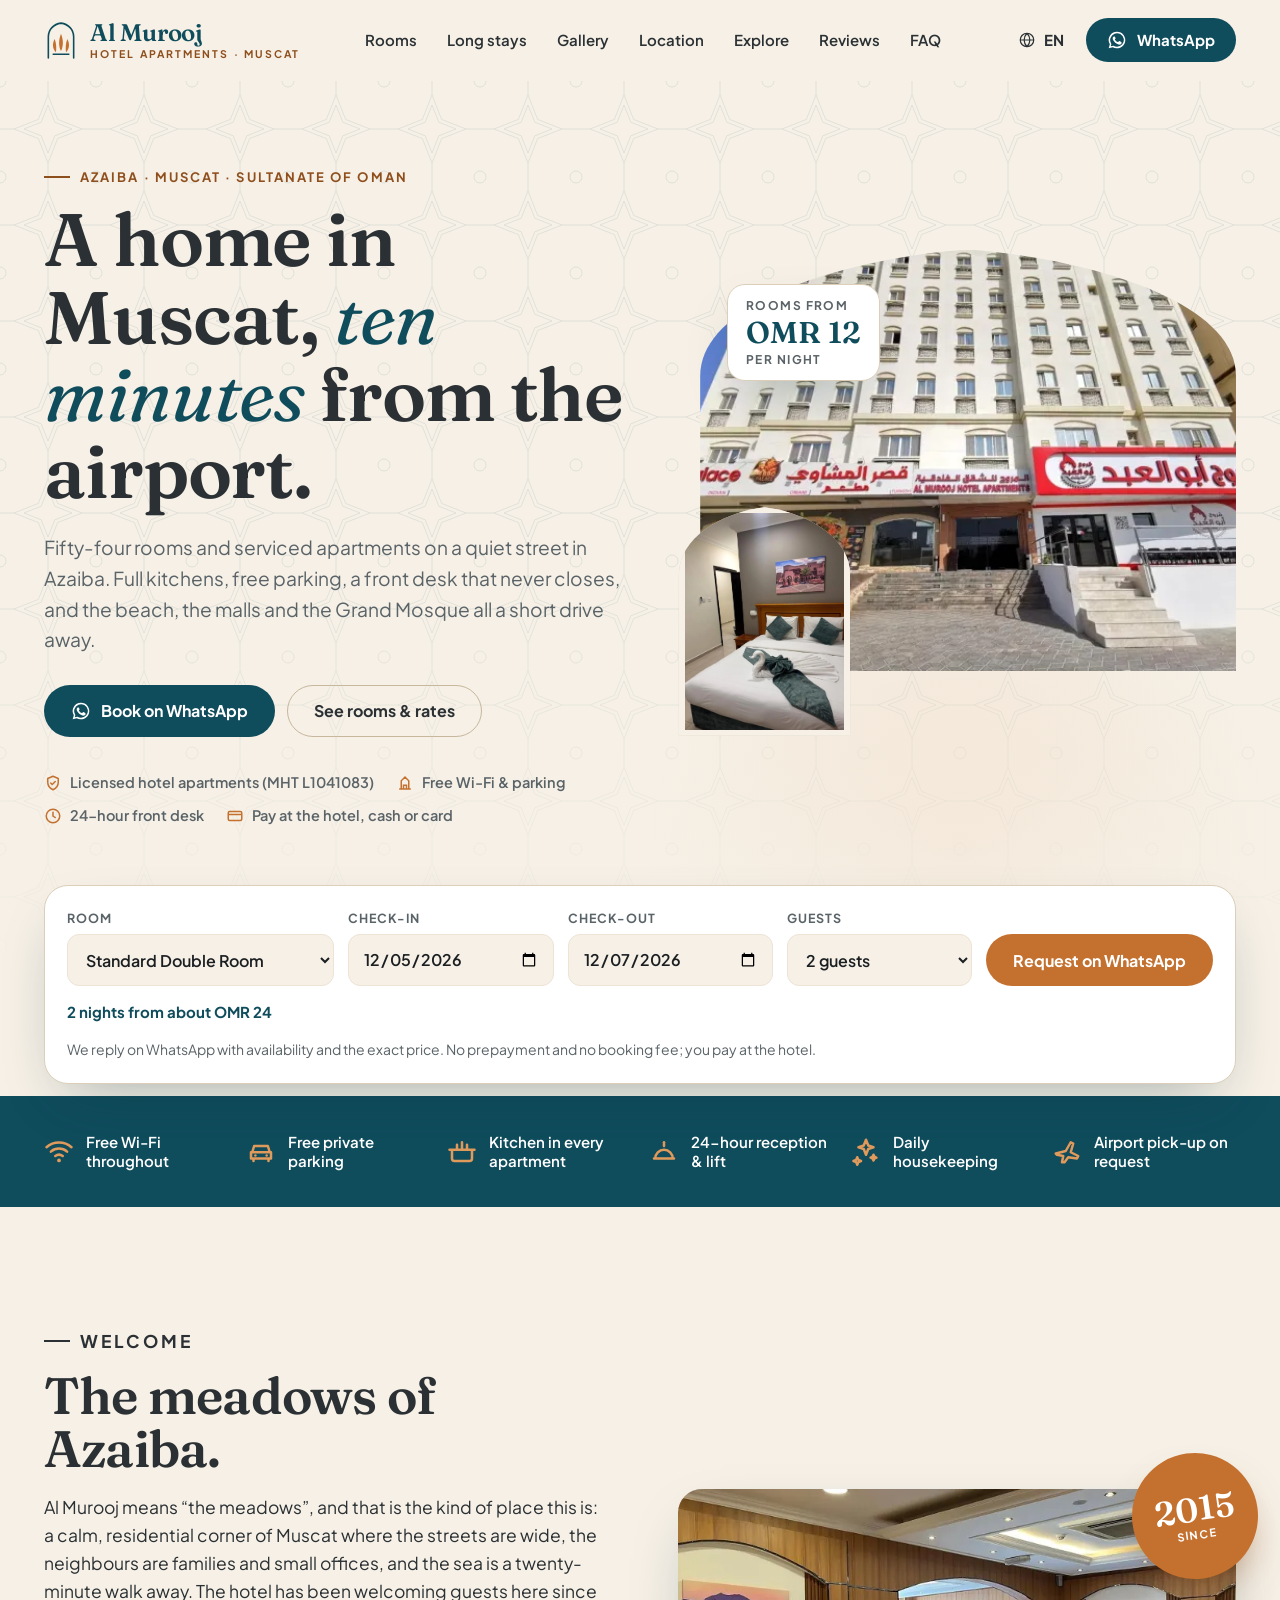
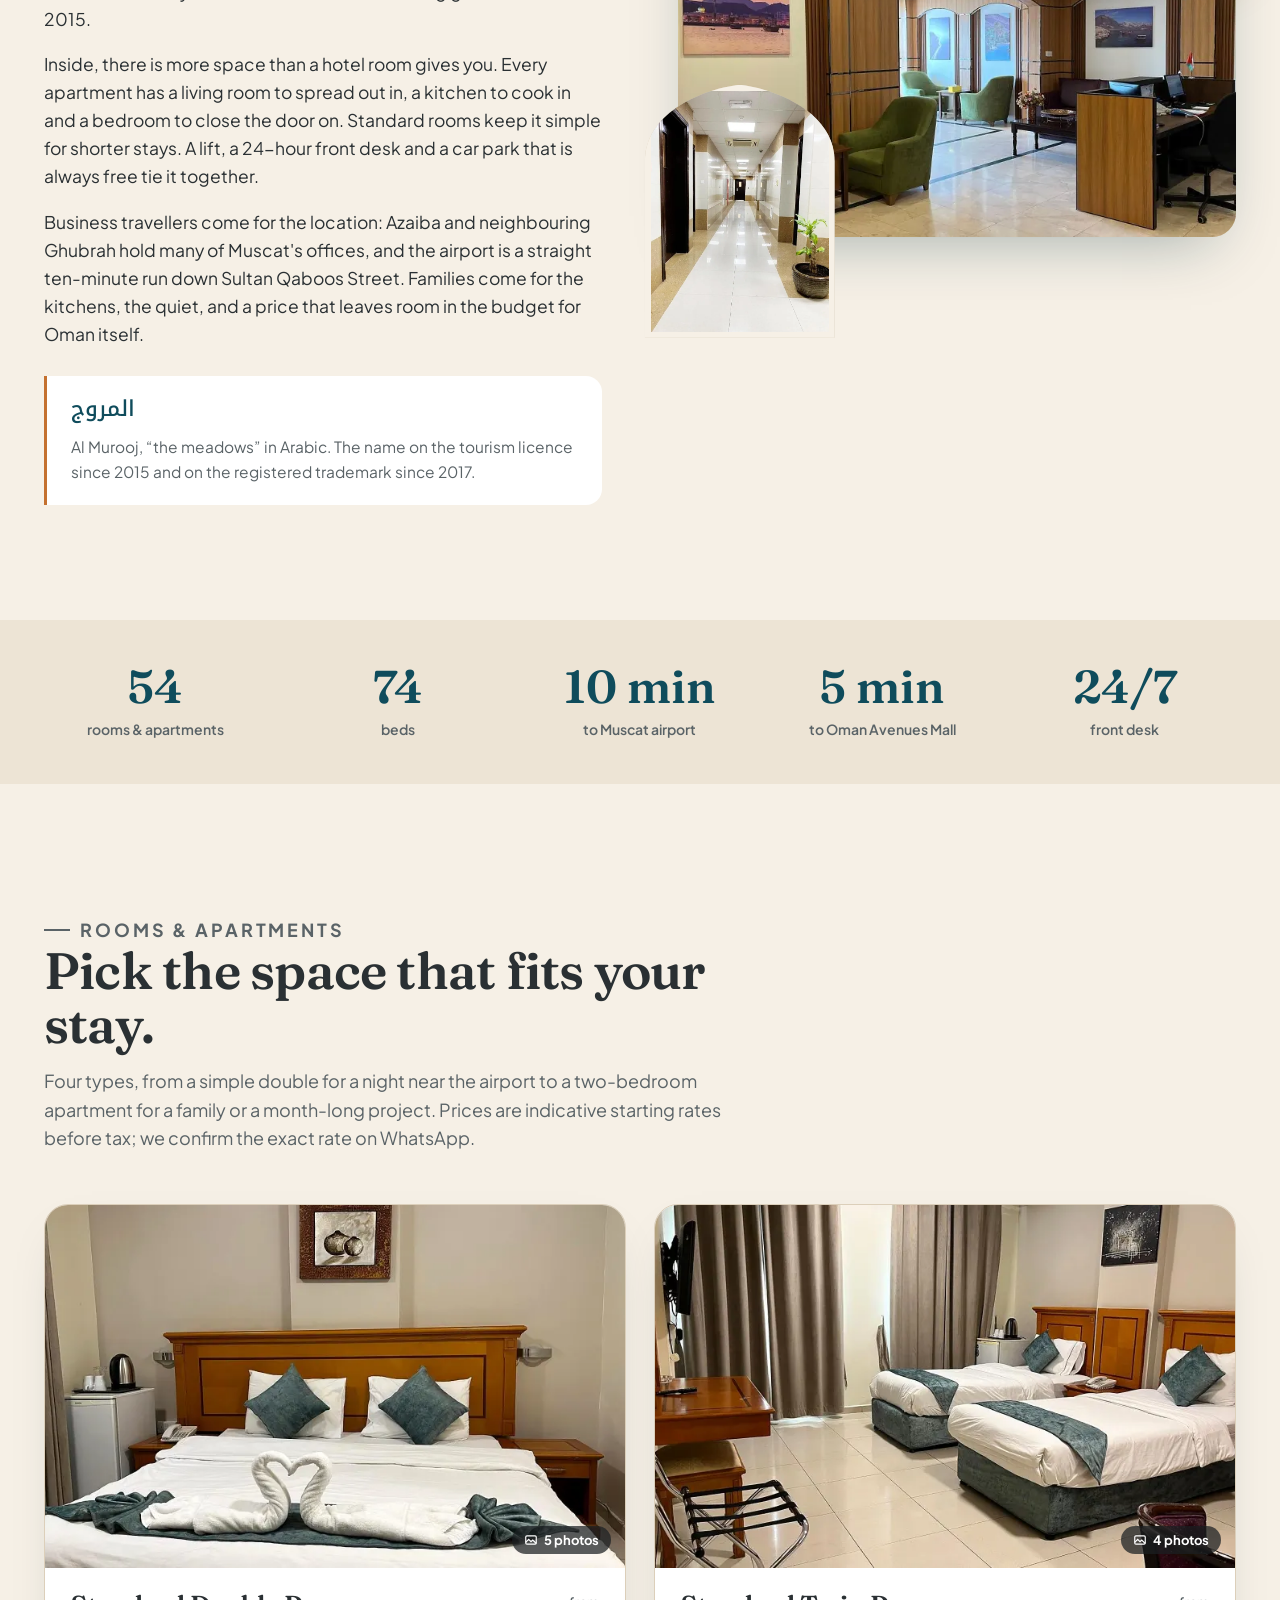
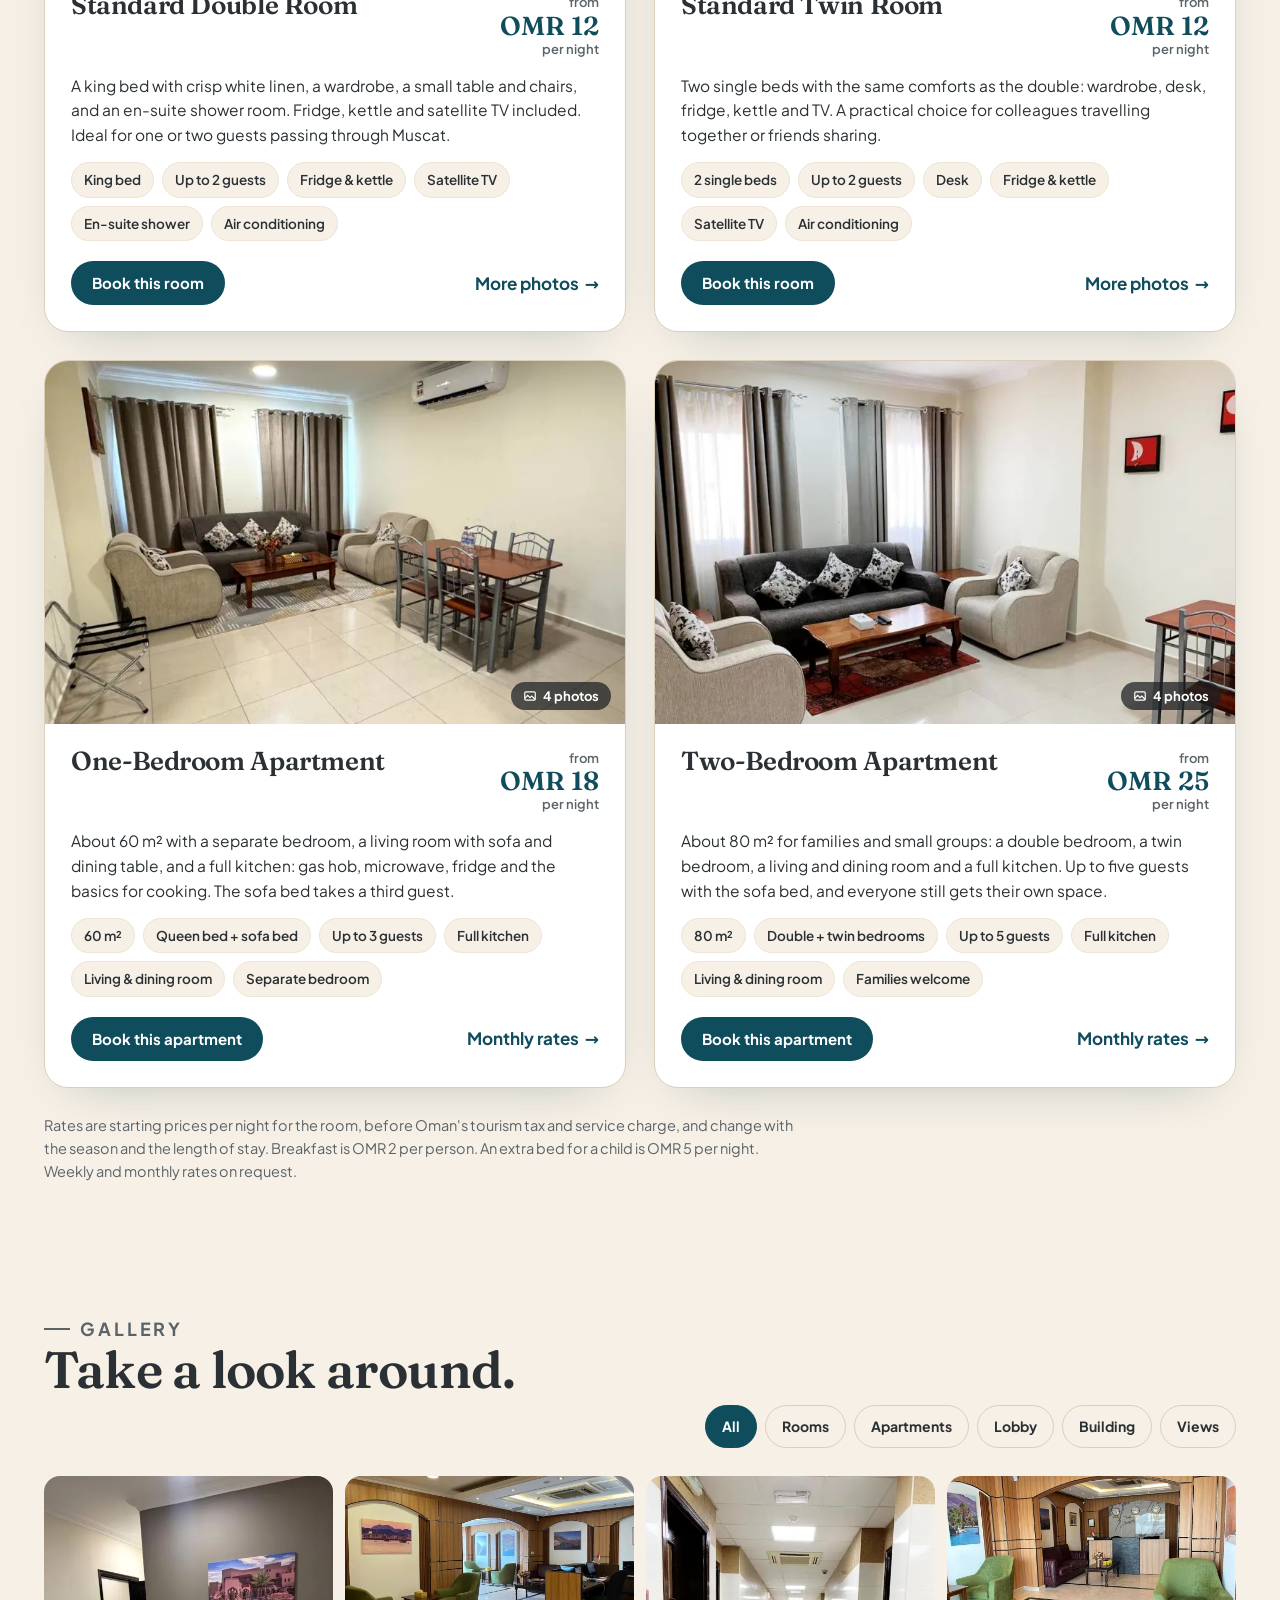
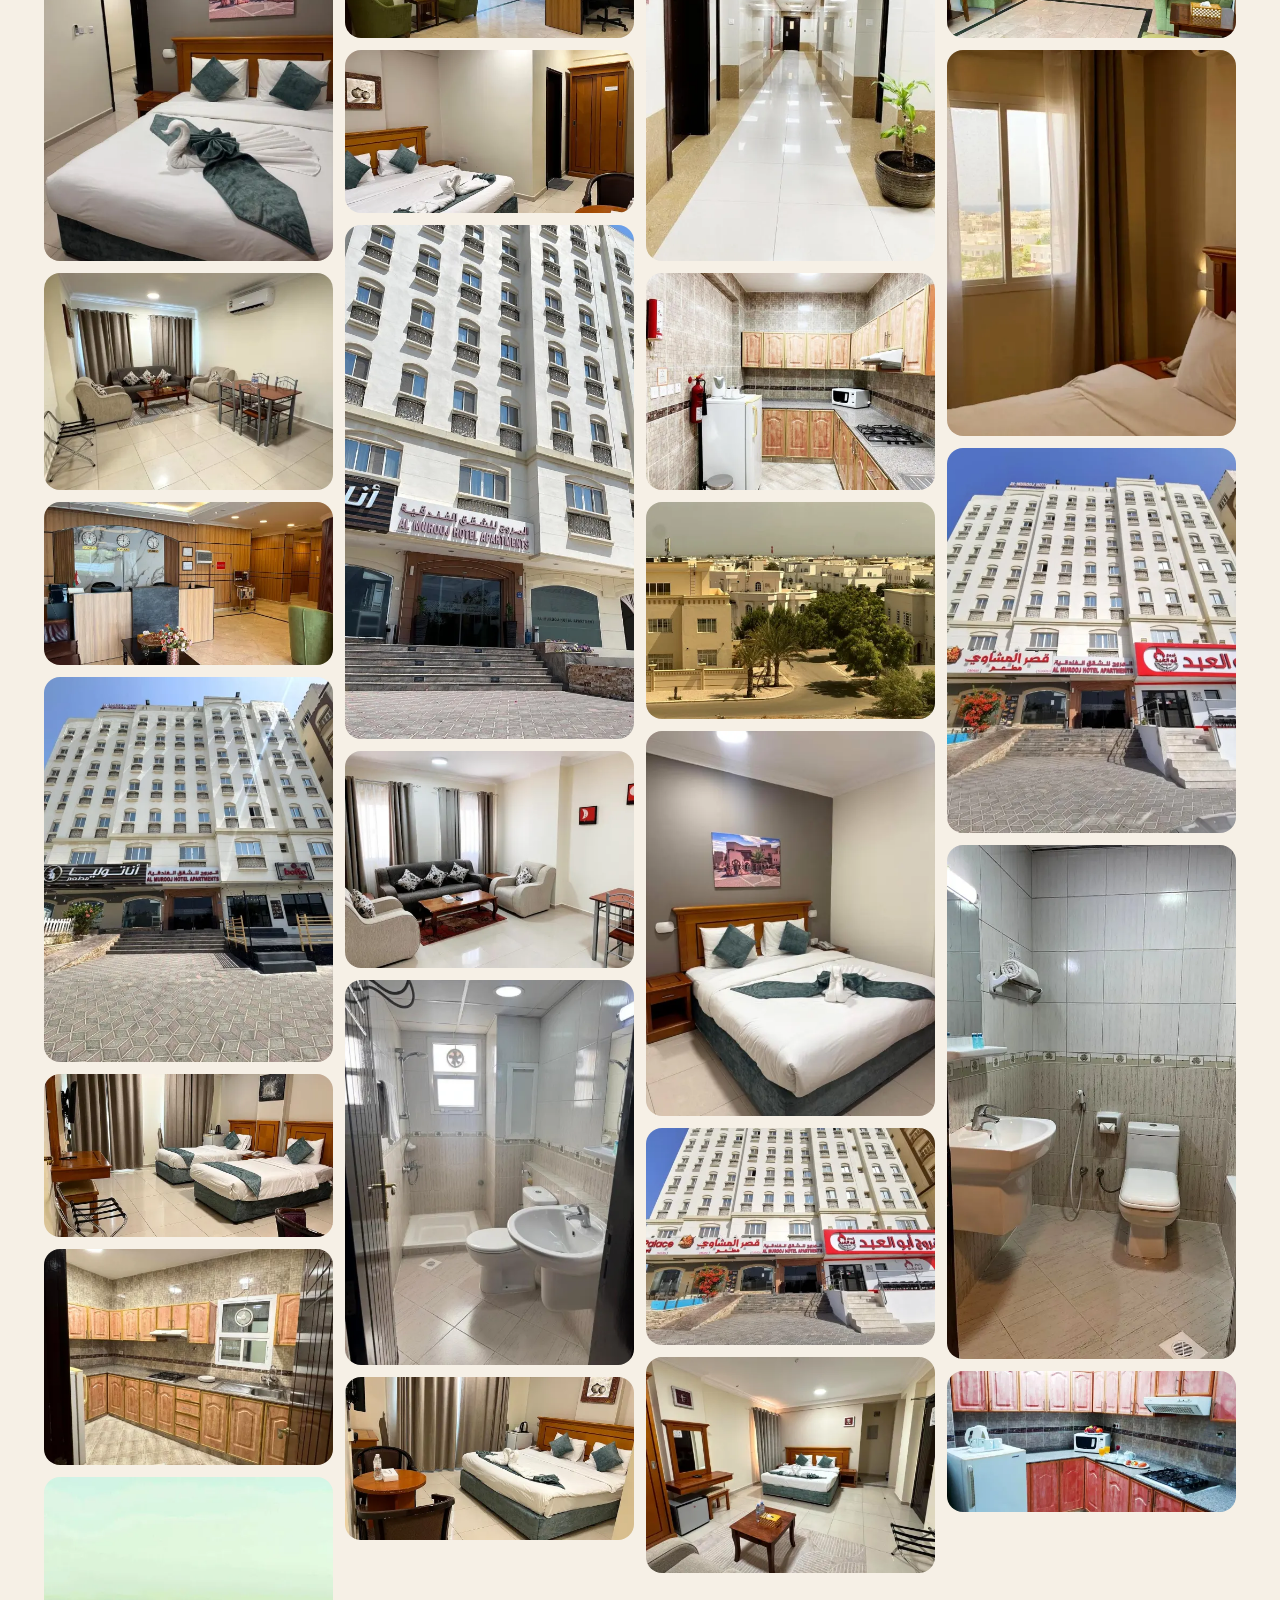
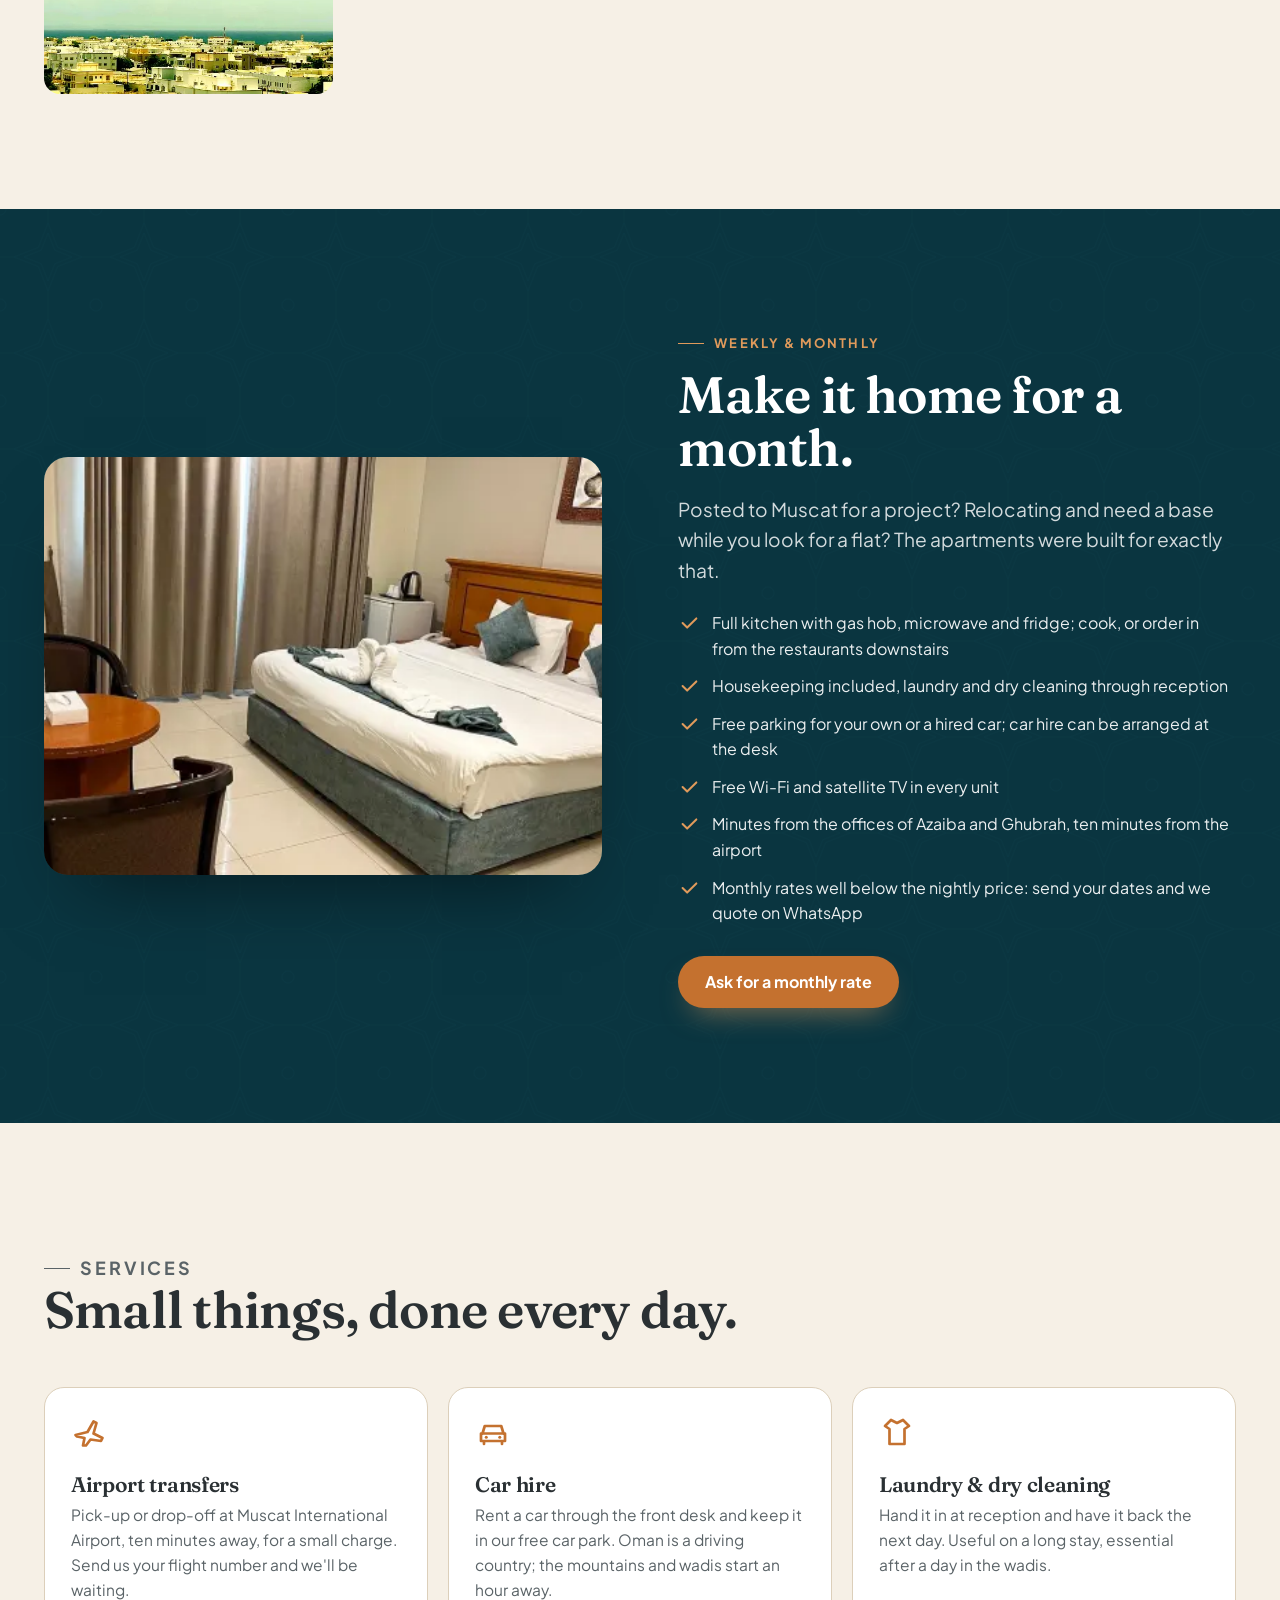
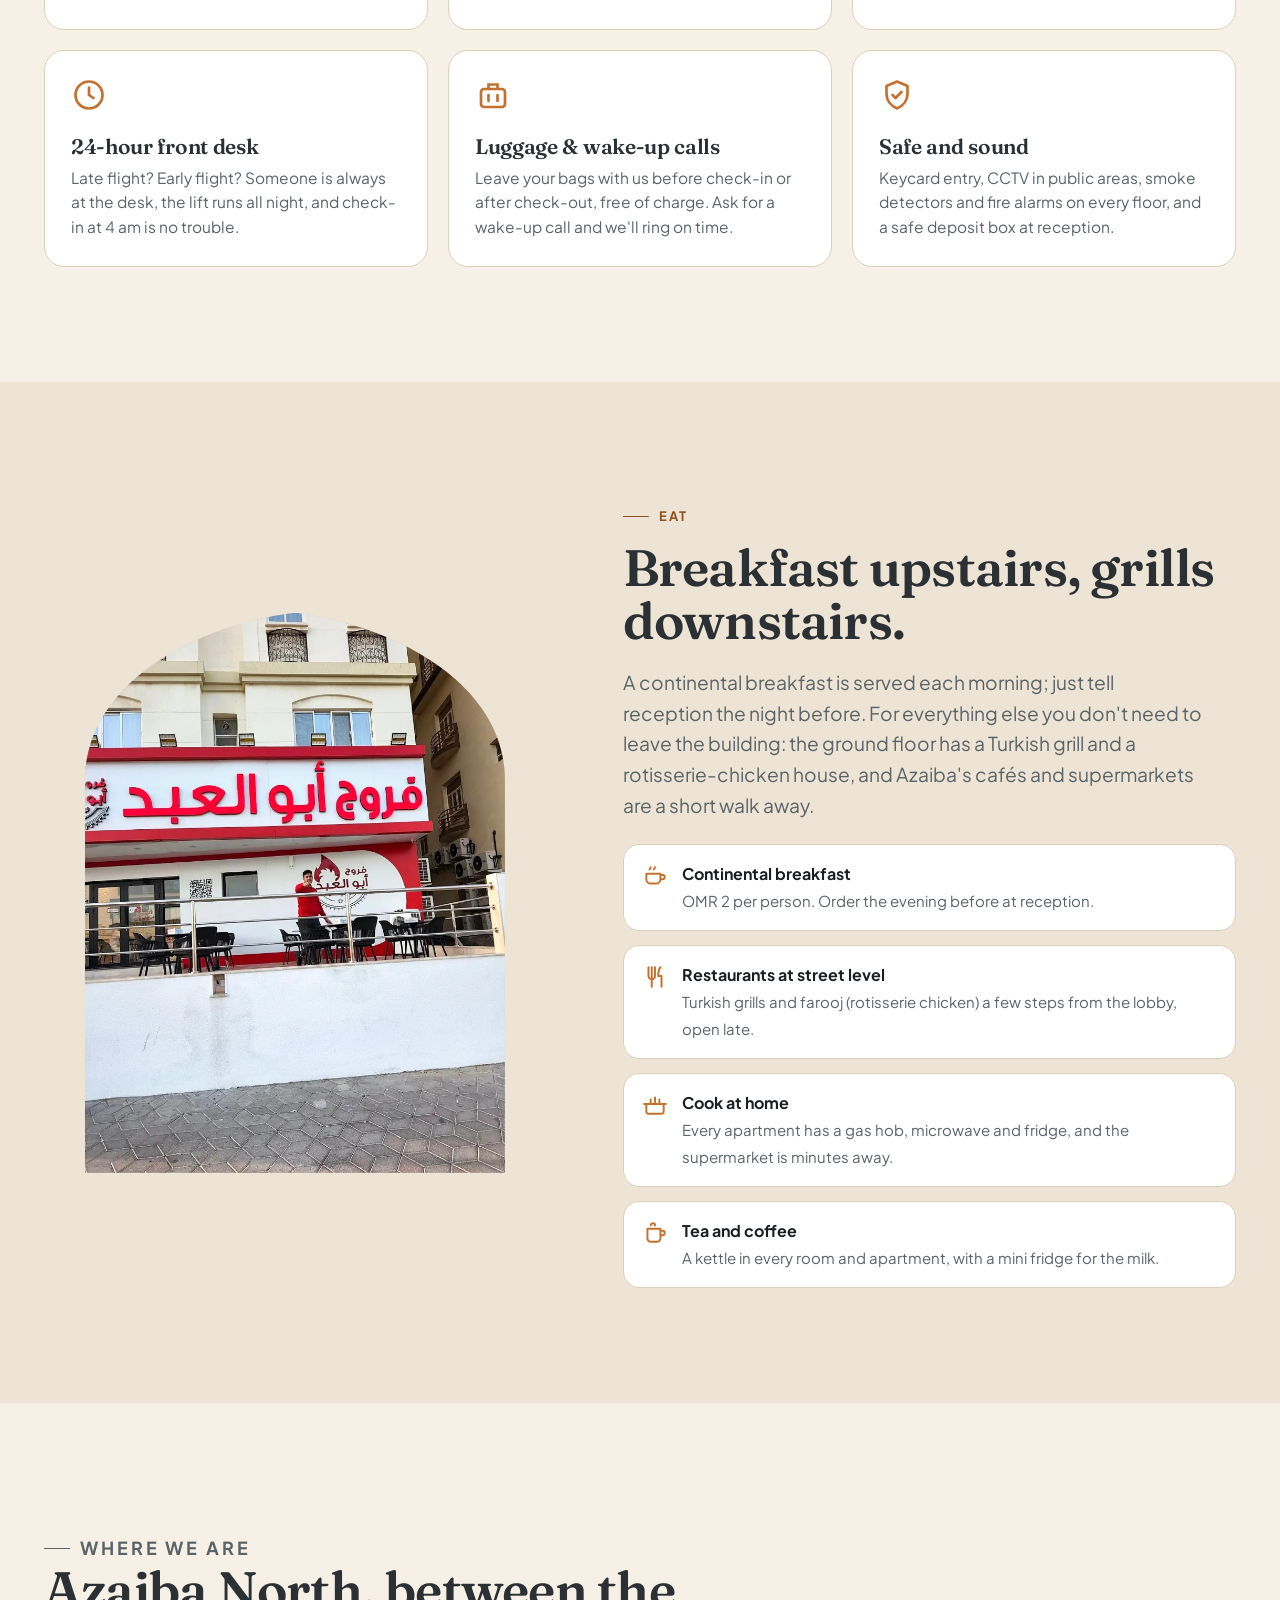
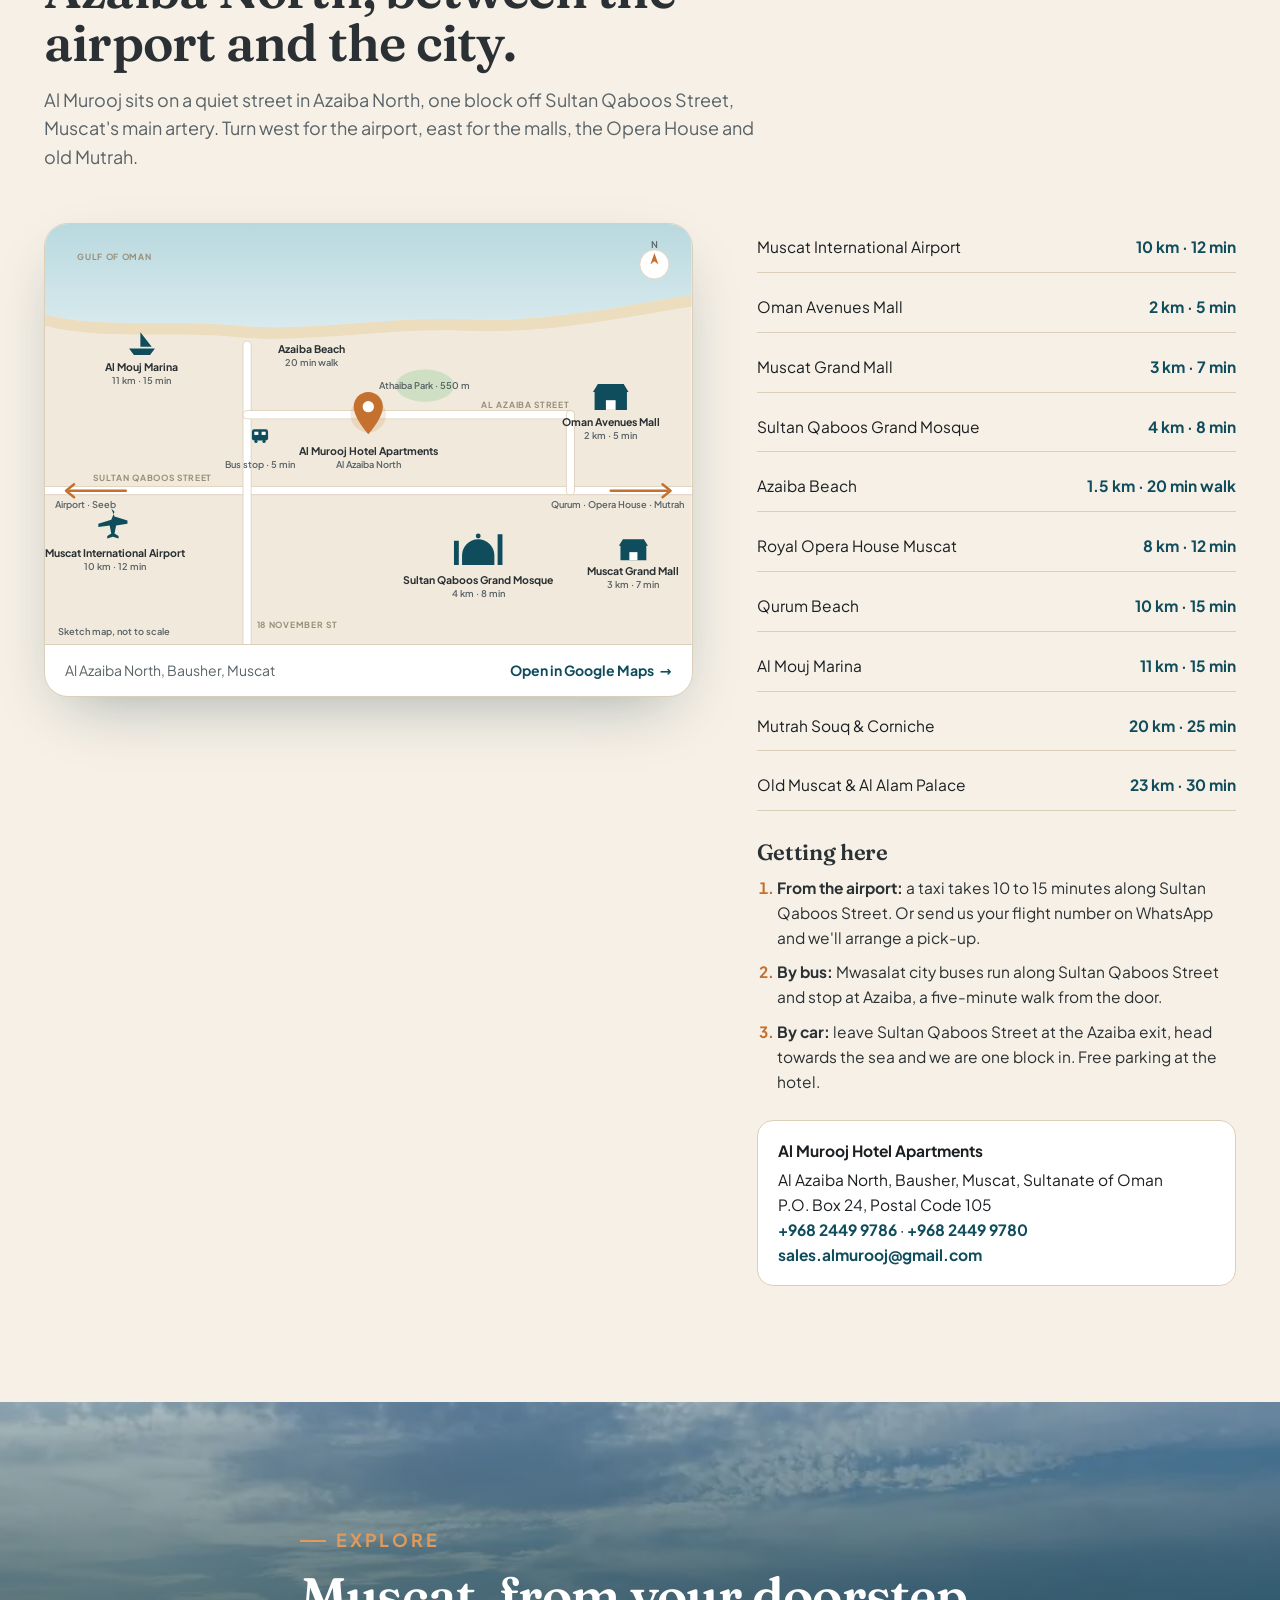
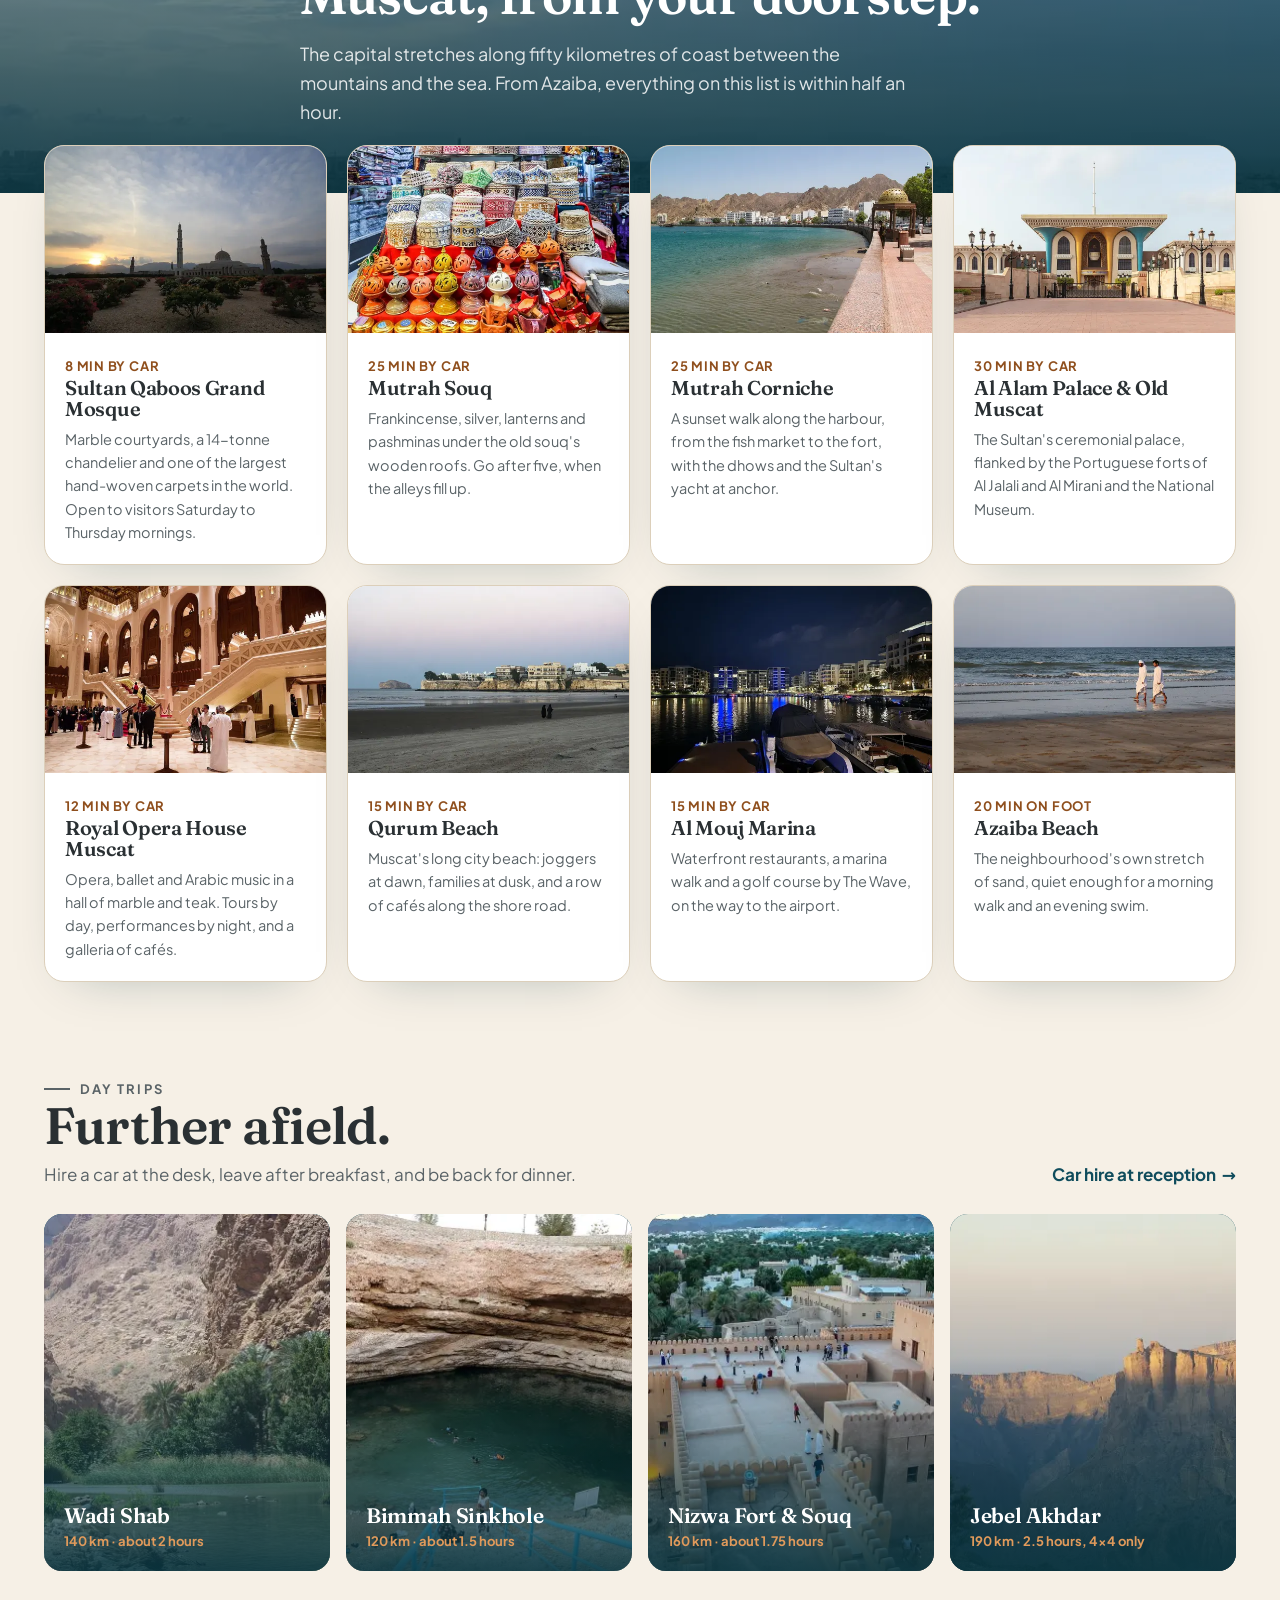
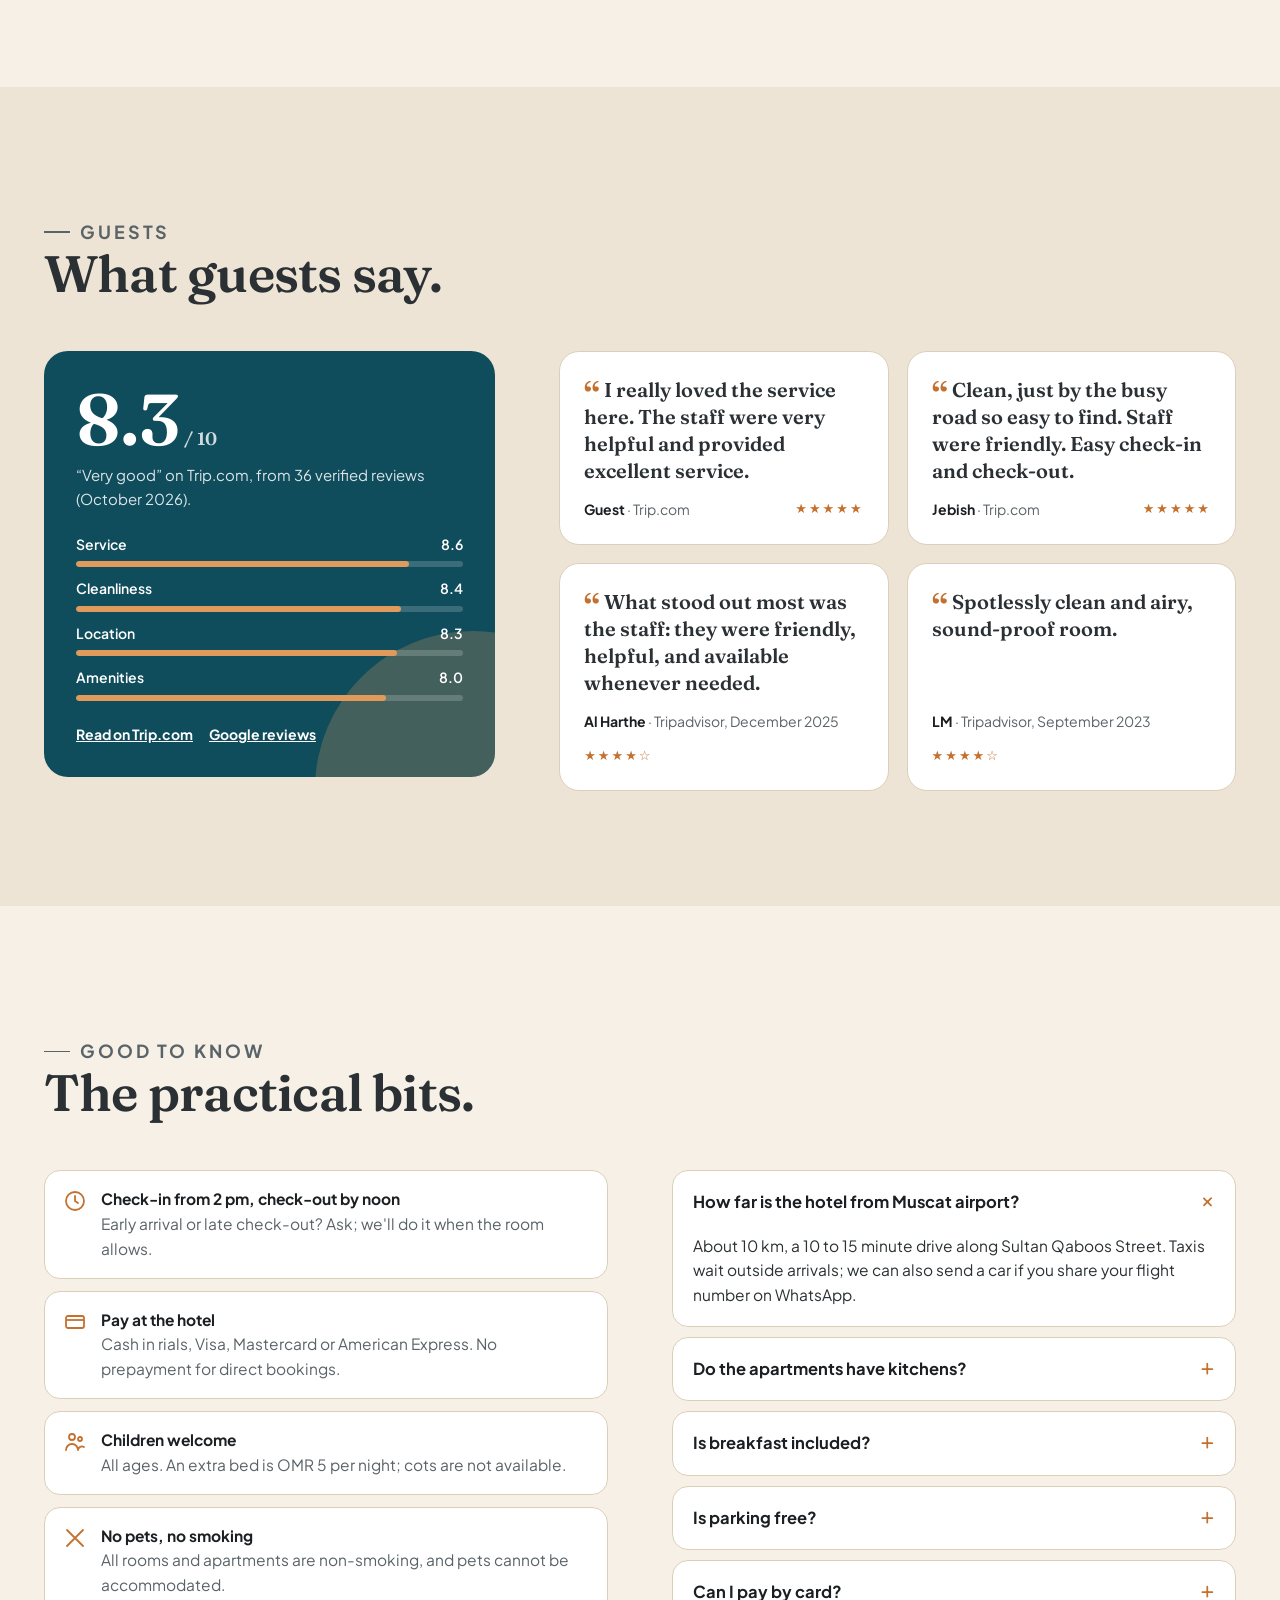
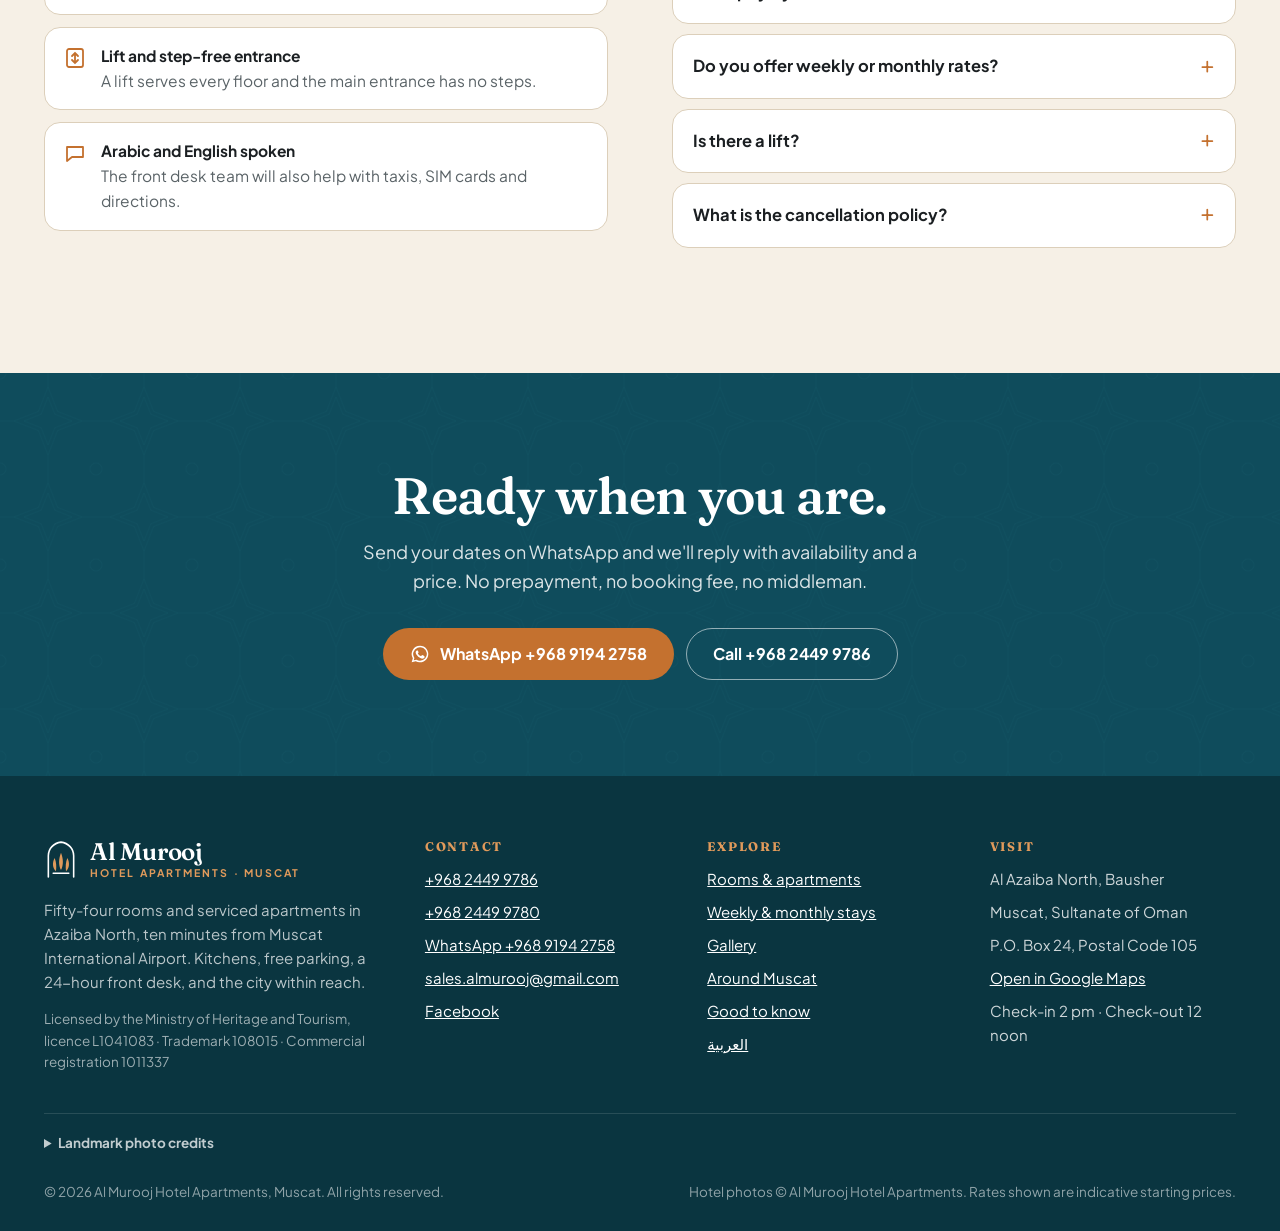
<file: index.html>
<!DOCTYPE html>
<html lang="en" dir="ltr">
<head>
<meta charset="utf-8">
<meta name="viewport" content="width=device-width, initial-scale=1">
<title>Al Murooj Hotel Apartments | Serviced apartments in Azaiba, Muscat</title>
<meta name="description" content="Al Murooj Hotel Apartments is a licensed aparthotel in Azaiba, Muscat: 54 rooms and serviced apartments with kitchens, free parking and Wi-Fi, a 24-hour front desk, 10 minutes from Muscat International Airport and 5 minutes from Oman Avenues Mall. Book direct on WhatsApp.">
<link rel="alternate" hreflang="en" href="https://jeeveshverma.github.io/al-murooj-hotel-apartments/">
<link rel="alternate" hreflang="ar" href="https://jeeveshverma.github.io/al-murooj-hotel-apartments/ar/">
<link rel="alternate" hreflang="x-default" href="https://jeeveshverma.github.io/al-murooj-hotel-apartments/">
<link rel="canonical" href="https://jeeveshverma.github.io/al-murooj-hotel-apartments/">
<meta name="theme-color" content="#0F4C5C">
<link rel="icon" href="favicon.ico" sizes="32x32">
<link rel="icon" href="assets/img/favicon.svg" type="image/svg+xml">
<link rel="apple-touch-icon" href="assets/img/apple-touch-icon.png">
<meta property="og:type" content="website">
<meta property="og:title" content="Al Murooj Hotel Apartments, Muscat">
<meta property="og:description" content="Serviced apartments and rooms in Azaiba, 10 minutes from Muscat airport. Kitchens, free parking, 24-hour front desk. Book direct on WhatsApp.">
<meta property="og:image" content="https://jeeveshverma.github.io/al-murooj-hotel-apartments/assets/img/og-image.jpg">
<meta property="og:url" content="https://jeeveshverma.github.io/al-murooj-hotel-apartments/">
<meta property="og:locale" content="en_GB">
<meta name="twitter:card" content="summary_large_image">
<link rel="preload" href="assets/fonts/plus-jakarta-sans-latin-400-normal.woff2" as="font" type="font/woff2" crossorigin>
<link rel="preload" href="assets/fonts/fraunces-latin-600-normal.woff2" as="font" type="font/woff2" crossorigin>
<link rel="stylesheet" href="assets/css/fonts.css">
<link rel="stylesheet" href="assets/css/style.css">
<script type="application/ld+json">
{
  "@context": "https://schema.org",
  "@type": "Hotel",
  "name": "Al Murooj Hotel Apartments",
  "alternateName": "المروج للشقق الفندقية",
  "description": "Al Murooj Hotel Apartments is a licensed aparthotel in Azaiba, Muscat: 54 rooms and serviced apartments with kitchens, free parking and Wi-Fi, a 24-hour front desk, 10 minutes from Muscat International Airport and 5 minutes from Oman Avenues Mall. Book direct on WhatsApp.",
  "url": "https://jeeveshverma.github.io/al-murooj-hotel-apartments/",
  "telephone": "+96824499786",
  "email": "sales.almurooj@gmail.com",
  "sameAs": [
    "https://www.facebook.com/p/Al-Murooj-HOTEL-Apartments-24499786780-100069393183257/"
  ],
  "image": "https://jeeveshverma.github.io/al-murooj-hotel-apartments/assets/img/og-image.jpg",
  "starRating": {
    "@type": "Rating",
    "ratingValue": "3"
  },
  "priceRange": "OMR 12–30",
  "checkinTime": "14:00",
  "checkoutTime": "12:00",
  "petsAllowed": false,
  "numberOfRooms": 54,
  "availableLanguage": [
    "English",
    "Arabic"
  ],
  "address": {
    "@type": "PostalAddress",
    "streetAddress": "Al Azaiba North, Bausher",
    "addressLocality": "Muscat",
    "postalCode": "105",
    "postOfficeBoxNumber": "24",
    "addressCountry": "OM"
  },
  "geo": {
    "@type": "GeoCoordinates",
    "latitude": 23.59284,
    "longitude": 58.373959
  },
  "amenityFeature": [
    {
      "@type": "LocationFeatureSpecification",
      "name": "Free Wi-Fi",
      "value": true
    },
    {
      "@type": "LocationFeatureSpecification",
      "name": "Free parking",
      "value": true
    },
    {
      "@type": "LocationFeatureSpecification",
      "name": "Kitchen in apartments",
      "value": true
    },
    {
      "@type": "LocationFeatureSpecification",
      "name": "24-hour front desk",
      "value": true
    },
    {
      "@type": "LocationFeatureSpecification",
      "name": "Lift",
      "value": true
    },
    {
      "@type": "LocationFeatureSpecification",
      "name": "Air conditioning",
      "value": true
    },
    {
      "@type": "LocationFeatureSpecification",
      "name": "Airport shuttle (surcharge)",
      "value": true
    },
    {
      "@type": "LocationFeatureSpecification",
      "name": "Laundry service",
      "value": true
    }
  ],
  "hasMap": "https://www.google.com/maps/search/?api=1&query=Al+Murooj+Hotel+Apartments+Azaiba+Muscat&query_place_id=ChIJU9MBYeH_kT4RIyEcpoCbiDM",
  "containsPlace": [
    {
      "@type": "HotelRoom",
      "name": "Standard Double Room",
      "description": "A king bed with crisp white linen, a wardrobe, a small table and chairs, and an en-suite shower room. Fridge, kettle and satellite TV included. Ideal for one or two guests passing through Muscat.",
      "occupancy": {
        "@type": "QuantitativeValue",
        "maxValue": 2
      },
      "bed": {
        "@type": "BedDetails",
        "typeOfBed": "King"
      },
      "offers": {
        "@type": "Offer",
        "price": "12",
        "priceCurrency": "OMR",
        "availability": "https://schema.org/InStock"
      }
    },
    {
      "@type": "HotelRoom",
      "name": "Standard Twin Room",
      "description": "Two single beds with the same comforts as the double: wardrobe, desk, fridge, kettle and TV. A practical choice for colleagues travelling together or friends sharing.",
      "occupancy": {
        "@type": "QuantitativeValue",
        "maxValue": 2
      },
      "bed": {
        "@type": "BedDetails",
        "typeOfBed": "2 single beds"
      },
      "offers": {
        "@type": "Offer",
        "price": "12",
        "priceCurrency": "OMR",
        "availability": "https://schema.org/InStock"
      }
    },
    {
      "@type": "HotelRoom",
      "name": "One-Bedroom Apartment",
      "description": "About 60 m² with a separate bedroom, a living room with sofa and dining table, and a full kitchen: gas hob, microwave, fridge and the basics for cooking. The sofa bed takes a third guest.",
      "floorSize": {
        "@type": "QuantitativeValue",
        "value": 60,
        "unitCode": "MTK"
      },
      "occupancy": {
        "@type": "QuantitativeValue",
        "maxValue": 3
      },
      "bed": {
        "@type": "BedDetails",
        "typeOfBed": "Queen + sofa bed"
      },
      "offers": {
        "@type": "Offer",
        "price": "18",
        "priceCurrency": "OMR",
        "availability": "https://schema.org/InStock"
      }
    },
    {
      "@type": "HotelRoom",
      "name": "Two-Bedroom Apartment",
      "description": "About 80 m² for families and small groups: a double bedroom, a twin bedroom, a living and dining room and a full kitchen. Up to five guests with the sofa bed, and everyone still gets their own space.",
      "floorSize": {
        "@type": "QuantitativeValue",
        "value": 80,
        "unitCode": "MTK"
      },
      "occupancy": {
        "@type": "QuantitativeValue",
        "maxValue": 5
      },
      "bed": {
        "@type": "BedDetails",
        "typeOfBed": "Double + 2 singles + sofa bed"
      },
      "offers": {
        "@type": "Offer",
        "price": "25",
        "priceCurrency": "OMR",
        "availability": "https://schema.org/InStock"
      }
    }
  ]
}
</script>
</head>
<body>
<a class="skip" href="#main">Skip to content</a>
<svg class="defs" aria-hidden="true" focusable="false"><defs><clipPath id="arch" clipPathUnits="objectBoundingBox"><path d="M0 1V.3C0 .12.28.02.5 0 .72.02 1 .12 1 .3V1Z"/></clipPath></defs></svg>

<header class="header">
  <div class="container header-in">
    <a class="brand" href="#top" aria-label="Al Murooj Hotel Apartments, home">
      <svg viewBox="0 0 64 72" aria-hidden="true"><path d="M8 70V30C8 16 18 6 32 4C46 6 56 16 56 30V70" fill="none" stroke="currentColor" stroke-width="3" stroke-linecap="round"/><path fill="#C4712F" d="M32 57c-5.2-10-4.4-22 0-33 4.4 11 5.2 23 0 33zM22.5 59c-6.5-6-7.5-16-2.5-25 3.2 8.5 3.6 16.5 2.5 25zM41.5 59c6.5-6 7.5-16 2.5-25-3.2 8.5-3.6 16.5-2.5 25z"/><path d="M17 63h30" fill="none" stroke="currentColor" stroke-width="2.4" stroke-linecap="round"/></svg>
      <span class="brand-text"><span class="brand-name">Al Murooj</span><span class="brand-sub">Hotel Apartments · Muscat</span></span>
    </a>
    <nav class="nav" id="nav" aria-label="Main">
      <ul>
        <li><a href="#rooms">Rooms</a></li>
        <li><a href="#apartments">Long stays</a></li>
        <li><a href="#gallery">Gallery</a></li>
        <li><a href="#location">Location</a></li>
        <li><a href="#explore">Explore</a></li>
        <li><a href="#reviews">Reviews</a></li>
        <li><a href="#faq">FAQ</a></li>
      </ul>
    </nav>
    <div class="header-actions">
      <!--langs--><details class="langs" translate="no"><summary aria-label="Language: English"><svg viewBox="0 0 24 24" aria-hidden="true"><path fill="none" stroke="currentColor" stroke-width="1.6" d="M12 3a9 9 0 1 0 0 18 9 9 0 0 0 0-18zm-9 9h18M12 3c2.5 2.6 3.8 5.6 3.8 9s-1.3 6.4-3.8 9c-2.5-2.6-3.8-5.6-3.8-9S9.5 5.6 12 3z"/></svg>EN</summary><ul><li><a href="./" hreflang="en" lang="en" aria-current="true">English</a></li><li><a href="ar/" hreflang="ar" lang="ar">العربية</a></li></ul></details><!--/langs-->
      <a class="btn btn-primary btn-sm" data-wa href="https://wa.me/96891942758"><svg viewBox="0 0 24 24" aria-hidden="true"><path fill="currentColor" d="M12 2a10 10 0 0 0-8.6 15.1L2 22l5-1.3A10 10 0 1 0 12 2zm0 18.2a8.2 8.2 0 0 1-4.2-1.2l-.3-.2-3 .8.8-2.9-.2-.3A8.2 8.2 0 1 1 12 20.2zm4.5-6.1c-.2-.1-1.5-.7-1.7-.8s-.4-.1-.6.1-.6.8-.8 1c-.1.2-.3.2-.5.1a6.7 6.7 0 0 1-3.3-2.9c-.3-.4.2-.4.7-1.3.1-.2 0-.3 0-.4l-.8-1.8c-.2-.5-.4-.4-.6-.4h-.5a1 1 0 0 0-.7.3 3 3 0 0 0-.9 2.2 5.2 5.2 0 0 0 1.1 2.7 11.8 11.8 0 0 0 4.5 4c1.7.7 2.3.8 3.2.6a2.7 2.7 0 0 0 1.8-1.3 2.2 2.2 0 0 0 .1-1.2c0-.1-.2-.2-.5-.3z"/></svg>WhatsApp</a>
      <button class="menu-btn" type="button" aria-expanded="false" aria-controls="nav" aria-label="Open menu" data-t-open="Open menu" data-t-close="Close menu"><span></span><span></span><span></span></button>
    </div>
  </div>
</header>

<main id="main">
<section class="hero" id="top">
  <div class="container hero-grid">
    <div class="hero-copy">
      <p class="eyebrow">Azaiba · Muscat · Sultanate of Oman</p>
      <h1>A home in Muscat, <em class="accent">ten minutes</em> from the airport.</h1>
      <p class="lead">Fifty-four rooms and serviced apartments on a quiet street in Azaiba. Full kitchens, free parking, a front desk that never closes, and the beach, the malls and the Grand Mosque all a short drive away.</p>
      <div class="hero-actions">
        <a class="btn btn-primary" data-wa href="https://wa.me/96891942758"><svg viewBox="0 0 24 24" aria-hidden="true"><path fill="currentColor" d="M12 2a10 10 0 0 0-8.6 15.1L2 22l5-1.3A10 10 0 1 0 12 2zm0 18.2a8.2 8.2 0 0 1-4.2-1.2l-.3-.2-3 .8.8-2.9-.2-.3A8.2 8.2 0 1 1 12 20.2zm4.5-6.1c-.2-.1-1.5-.7-1.7-.8s-.4-.1-.6.1-.6.8-.8 1c-.1.2-.3.2-.5.1a6.7 6.7 0 0 1-3.3-2.9c-.3-.4.2-.4.7-1.3.1-.2 0-.3 0-.4l-.8-1.8c-.2-.5-.4-.4-.6-.4h-.5a1 1 0 0 0-.7.3 3 3 0 0 0-.9 2.2 5.2 5.2 0 0 0 1.1 2.7 11.8 11.8 0 0 0 4.5 4c1.7.7 2.3.8 3.2.6a2.7 2.7 0 0 0 1.8-1.3 2.2 2.2 0 0 0 .1-1.2c0-.1-.2-.2-.5-.3z"/></svg>Book on WhatsApp</a>
        <a class="btn btn-ghost" href="#rooms">See rooms &amp; rates</a>
      </div>
      <ul class="trust">
        <li><svg viewBox="0 0 24 24" aria-hidden="true"><path fill="none" stroke="currentColor" stroke-width="2" stroke-linecap="round" stroke-linejoin="round" d="M12 3l7 3v5c0 5-3.5 8.5-7 10-3.5-1.5-7-5-7-10V6l7-3zM9 12l2 2 4-4"/></svg>Licensed hotel apartments (MHT L1041083)</li>
        <li><svg viewBox="0 0 24 24" aria-hidden="true"><path fill="none" stroke="currentColor" stroke-width="2" stroke-linecap="round" d="M5 20h14M7 20V9l5-5 5 5v11M10 20v-5h4v5"/></svg>Free Wi-Fi &amp; parking</li>
        <li><svg viewBox="0 0 24 24" aria-hidden="true"><circle cx="12" cy="12" r="9" fill="none" stroke="currentColor" stroke-width="2"/><path fill="none" stroke="currentColor" stroke-width="2" stroke-linecap="round" d="M12 7v5l3 2"/></svg>24-hour front desk</li>
        <li><svg viewBox="0 0 24 24" aria-hidden="true"><rect x="3" y="6" width="18" height="12" rx="2" fill="none" stroke="currentColor" stroke-width="2"/><path stroke="currentColor" stroke-width="2" d="M3 10h18"/></svg>Pay at the hotel, cash or card</li>
      </ul>
    </div>
    <div class="hero-art reveal in">
      <figure class="hero-arch arch"><img srcset="assets/img/photos/exterior-street-540.webp 540w, assets/img/photos/exterior-street-800.webp 800w, assets/img/photos/exterior-street-1080.webp 1080w" sizes="(max-width:860px) 100vw, 40vw" src="assets/img/photos/exterior-street.jpg" alt="Al Murooj Hotel Apartments from the street: the white building with its arched windows, the entrance steps and the restaurants at street level under a blue sky" width="1280" height="960" fetchpriority="high"></figure>
      <figure class="hero-arch-sm arch"><img srcset="assets/img/photos/room-double-3-540.webp 540w, assets/img/photos/room-double-3-800.webp 800w, assets/img/photos/room-double-3-1080.webp 960w" sizes="(max-width:860px) 100vw, 40vw" src="assets/img/photos/room-double-3.jpg" alt="Double room with a king bed, teal cushions and a towel swan" width="960" height="1280" loading="lazy"></figure>
      <div class="hero-badge"><span class="badge-k">Rooms from</span><span class="badge-v">OMR 12</span><span class="badge-k">per night</span></div>
    </div>
  </div>
</section>

<section class="book" aria-label="Book your stay">
  <div class="container">
    <form class="booking" id="booking-form" data-t-est="{n} nights from about OMR {total}" data-t-est1="1 night from about OMR {total}" data-t-est2="2 nights from about OMR {total}" data-t-pick="Please choose your check-in and check-out dates" data-t-err="Check-out must be after check-in">
      <div class="field"><label for="f-room">Room</label>
        <select id="f-room" name="room">
          <option data-price="12">Standard Double Room</option>
          <option data-price="12">Standard Twin Room</option>
          <option data-price="18">One-Bedroom Apartment</option>
          <option data-price="25">Two-Bedroom Apartment</option>
        </select></div>
      <div class="field"><label for="f-in">Check-in</label><input type="date" id="f-in" name="checkin" required></div>
      <div class="field"><label for="f-out">Check-out</label><input type="date" id="f-out" name="checkout" required></div>
      <div class="field"><label for="f-guests">Guests</label>
        <select id="f-guests" name="guests">
          <option>1 guest</option><option selected>2 guests</option><option>3 guests</option><option>4 guests</option><option>5 guests</option><option>6 or more guests</option>
        </select></div>
      <button class="btn btn-copper" type="submit">Request on WhatsApp</button>
      <p class="estimate" id="estimate" aria-live="polite"></p>
      <p class="book-note">We reply on WhatsApp with availability and the exact price. No prepayment and no booking fee; you pay at the hotel.</p>
    </form>
  </div>
</section>

<section class="included" aria-label="Included with every stay">
  <div class="container">
    <ul>
      <li><svg viewBox="0 0 24 24" aria-hidden="true"><path fill="none" stroke="currentColor" stroke-width="2" stroke-linecap="round" d="M2 9a15 15 0 0 1 20 0M5.5 12.5a10 10 0 0 1 13 0M9 16a5 5 0 0 1 6 0"/><circle cx="12" cy="19.5" r="1.5" fill="currentColor"/></svg>Free Wi-Fi throughout</li>
      <li><svg viewBox="0 0 24 24" aria-hidden="true"><path fill="none" stroke="currentColor" stroke-width="2" stroke-linecap="round" stroke-linejoin="round" d="M5 13l1.5-5h11L19 13M4 13h16v5H4zM6 18v2M18 18v2"/><circle cx="7.5" cy="15.5" r="1" fill="currentColor"/><circle cx="16.5" cy="15.5" r="1" fill="currentColor"/></svg>Free private parking</li>
      <li><svg viewBox="0 0 24 24" aria-hidden="true"><path fill="none" stroke="currentColor" stroke-width="2" stroke-linecap="round" stroke-linejoin="round" d="M4 11h16v7a2 2 0 0 1-2 2H6a2 2 0 0 1-2-2zM2 11h20M8 11V7M16 11V7M12 11V5"/></svg>Kitchen in every apartment</li>
      <li><svg viewBox="0 0 24 24" aria-hidden="true"><path fill="none" stroke="currentColor" stroke-width="2" stroke-linecap="round" stroke-linejoin="round" d="M4 18h16M5 18a7 7 0 0 1 14 0M12 8V6M12 6h0"/><circle cx="12" cy="5" r="1" fill="currentColor"/></svg>24-hour reception &amp; lift</li>
      <li><svg viewBox="0 0 24 24" aria-hidden="true"><path fill="none" stroke="currentColor" stroke-width="2" stroke-linecap="round" stroke-linejoin="round" d="M12 3l1.8 4.6L18 9l-4.2 1.4L12 15l-1.8-4.6L6 9l4.2-1.4zM5 17l.9 2.1L8 20l-2.1.9L5 23l-.9-2.1L2 20l2.1-.9zM18 15l.7 1.6 1.6.7-1.6.7L18 19.6l-.7-1.6-1.6-.7 1.6-.7z"/></svg>Daily housekeeping</li>
      <li><svg viewBox="0 0 24 24" aria-hidden="true"><path fill="none" stroke="currentColor" stroke-width="2" stroke-linecap="round" stroke-linejoin="round" d="M3 14l8-2 4-7 2 1-2 7 6 3-1 2-7-1-3 4h-2l1-5-5-1z"/></svg>Airport pick-up on request</li>
    </ul>
  </div>
</section>

<section class="section story" id="about">
  <div class="container story-grid">
    <div class="story-copy reveal">
      <p class="eyebrow">Welcome</p>
      <h2>The meadows of Azaiba.</h2>
      <p>Al Murooj means “the meadows”, and that is the kind of place this is: a calm, residential corner of Muscat where the streets are wide, the neighbours are families and small offices, and the sea is a twenty-minute walk away. The hotel has been welcoming guests here since 2015.</p>
      <p>Inside, there is more space than a hotel room gives you. Every apartment has a living room to spread out in, a kitchen to cook in and a bedroom to close the door on. Standard rooms keep it simple for shorter stays. A lift, a 24-hour front desk and a car park that is always free tie it together.</p>
      <p>Business travellers come for the location: Azaiba and neighbouring Ghubrah hold many of Muscat's offices, and the airport is a straight ten-minute run down Sultan Qaboos Street. Families come for the kitchens, the quiet, and a price that leaves room in the budget for Oman itself.</p>
      <div class="meaning"><span class="ar" lang="ar">المروج</span><p>Al Murooj, “the meadows” in Arabic. The name on the tourism licence since 2015 and on the registered trademark since 2017.</p></div>
    </div>
    <div class="story-media reveal">
      <figure class="story-main"><img srcset="assets/img/photos/lobby-540.webp 540w, assets/img/photos/lobby-800.webp 800w, assets/img/photos/lobby-1080.webp 1080w" sizes="(max-width:860px) 100vw, 45vw" src="assets/img/photos/lobby.jpg" alt="The lobby: green armchairs, wood-panelled walls and arched doorways" width="1600" height="900" loading="lazy"></figure>
      <figure class="story-small arch"><img srcset="assets/img/photos/corridor-540.webp 540w, assets/img/photos/corridor-800.webp 675w, assets/img/photos/corridor-1080.webp 675w" sizes="(max-width:860px) 100vw, 50vw" src="assets/img/photos/corridor.jpg" alt="A bright marble corridor with a plant at the end" width="675" height="900" loading="lazy"></figure>
      <div class="stamp"><span class="sr-only">Welcoming guests since 2015</span><strong aria-hidden="true">2015</strong><span aria-hidden="true">since</span></div>
    </div>
  </div>
</section>

<section class="glance" aria-label="Al Murooj at a glance">
  <div class="container">
    <ul>
      <li><strong>54</strong><span>rooms &amp; apartments</span></li>
      <li><strong>74</strong><span>beds</span></li>
      <li><strong>10 min</strong><span>to Muscat airport</span></li>
      <li><strong>5 min</strong><span>to Oman Avenues Mall</span></li>
      <li><strong>24/7</strong><span>front desk</span></li>
    </ul>
  </div>
</section>

<section class="section rooms" id="rooms">
  <div class="container">
    <div class="section-head reveal">
      <p class="eyebrow">Rooms &amp; apartments</p>
      <h2>Pick the space that fits your stay.</h2>
      <p>Four types, from a simple double for a night near the airport to a two-bedroom apartment for a family or a month-long project. Prices are indicative starting rates before tax; we confirm the exact rate on WhatsApp.</p>
    </div>
    <div class="rooms-grid">
      <article class="room reveal">
        <button class="room-photos" type="button" aria-label="See 5 photos of the Standard Double Room">
          <img srcset="assets/img/photos/room-double-540.webp 540w, assets/img/photos/room-double-800.webp 800w, assets/img/photos/room-double-1080.webp 1080w" sizes="(max-width:860px) 100vw, 50vw" src="assets/img/photos/room-double.jpg" alt="Standard Double Room: king bed with white linen, teal runner and a towel swan" width="1600" height="900" loading="lazy">
          <span class="room-count"><svg viewBox="0 0 24 24" aria-hidden="true"><rect x="3" y="5" width="18" height="14" rx="2" fill="none" stroke="currentColor" stroke-width="2"/><path fill="none" stroke="currentColor" stroke-width="2" d="M3 16l5-5 4 4 3-3 6 6"/></svg>5 photos</span>
        </button>
        <ul class="room-more" hidden>
          <li><a href="assets/img/photos/room-double-2.jpg" title="Standard Double Room seen from the door">2</a></li>
          <li><a href="assets/img/photos/room-double-3.jpg" title="Double room with a framed print above the bed">3</a></li>
          <li><a href="assets/img/photos/room-double-wardrobe.jpg" title="Double room with wardrobe and table">4</a></li>
          <li><a href="assets/img/photos/bathroom.jpg" title="En-suite shower room">5</a></li>
        </ul>
        <div class="room-body">
          <div class="room-head"><h3>Standard Double Room</h3><div class="price"><span>from</span><strong>OMR 12</strong><span>per night</span></div></div>
          <p>A king bed with crisp white linen, a wardrobe, a small table and chairs, and an en-suite shower room. Fridge, kettle and satellite TV included. Ideal for one or two guests passing through Muscat.</p>
          <ul class="chips"><li>King bed</li><li>Up to 2 guests</li><li>Fridge &amp; kettle</li><li>Satellite TV</li><li>En-suite shower</li><li>Air conditioning</li></ul>
          <div class="room-actions"><a class="btn btn-primary btn-sm" href="#booking-form" data-room="Standard Double Room">Book this room</a><a class="link" href="#gallery">More photos</a></div>
        </div>
      </article>
      <article class="room reveal">
        <button class="room-photos" type="button" aria-label="See 4 photos of the Standard Twin Room">
          <img srcset="assets/img/photos/room-twin-540.webp 540w, assets/img/photos/room-twin-800.webp 800w, assets/img/photos/room-twin-1080.webp 1080w" sizes="(max-width:860px) 100vw, 50vw" src="assets/img/photos/room-twin.jpg" alt="Standard Twin Room: two single beds with teal runners, desk and chair" width="1600" height="900" loading="lazy">
          <span class="room-count"><svg viewBox="0 0 24 24" aria-hidden="true"><rect x="3" y="5" width="18" height="14" rx="2" fill="none" stroke="currentColor" stroke-width="2"/><path fill="none" stroke="currentColor" stroke-width="2" d="M3 16l5-5 4 4 3-3 6 6"/></svg>4 photos</span>
        </button>
        <ul class="room-more" hidden>
          <li><a href="assets/img/photos/room-twin-2.jpg" title="Twin room with wardrobe">2</a></li>
          <li><a href="assets/img/photos/room-double-desk.jpg" title="Room with desk and chairs">3</a></li>
          <li><a href="assets/img/photos/bathroom-2.jpg" title="Bathroom">4</a></li>
        </ul>
        <div class="room-body">
          <div class="room-head"><h3>Standard Twin Room</h3><div class="price"><span>from</span><strong>OMR 12</strong><span>per night</span></div></div>
          <p>Two single beds with the same comforts as the double: wardrobe, desk, fridge, kettle and TV. A practical choice for colleagues travelling together or friends sharing.</p>
          <ul class="chips"><li>2 single beds</li><li>Up to 2 guests</li><li>Desk</li><li>Fridge &amp; kettle</li><li>Satellite TV</li><li>Air conditioning</li></ul>
          <div class="room-actions"><a class="btn btn-primary btn-sm" href="#booking-form" data-room="Standard Twin Room">Book this room</a><a class="link" href="#gallery">More photos</a></div>
        </div>
      </article>
      <article class="room reveal">
        <button class="room-photos" type="button" aria-label="See 4 photos of the One-Bedroom Apartment">
          <img srcset="assets/img/photos/apt-living-540.webp 540w, assets/img/photos/apt-living-800.webp 800w, assets/img/photos/apt-living-1080.webp 1080w" sizes="(max-width:860px) 100vw, 50vw" src="assets/img/photos/apt-living.jpg" alt="One-Bedroom Apartment: living room with sofas, armchairs and a dining table" width="1280" height="960" loading="lazy">
          <span class="room-count"><svg viewBox="0 0 24 24" aria-hidden="true"><rect x="3" y="5" width="18" height="14" rx="2" fill="none" stroke="currentColor" stroke-width="2"/><path fill="none" stroke="currentColor" stroke-width="2" d="M3 16l5-5 4 4 3-3 6 6"/></svg>4 photos</span>
        </button>
        <ul class="room-more" hidden>
          <li><a href="assets/img/photos/apt-kitchen.jpg" title="Kitchen with gas hob, sink and cupboards">2</a></li>
          <li><a href="assets/img/photos/apt-bedroom.jpg" title="Apartment bedroom with sitting area">3</a></li>
          <li><a href="assets/img/photos/bathroom-2.jpg" title="Bathroom">4</a></li>
        </ul>
        <div class="room-body">
          <div class="room-head"><h3>One-Bedroom Apartment</h3><div class="price"><span>from</span><strong>OMR 18</strong><span>per night</span></div></div>
          <p>About 60 m² with a separate bedroom, a living room with sofa and dining table, and a full kitchen: gas hob, microwave, fridge and the basics for cooking. The sofa bed takes a third guest.</p>
          <ul class="chips"><li>60 m²</li><li>Queen bed + sofa bed</li><li>Up to 3 guests</li><li>Full kitchen</li><li>Living &amp; dining room</li><li>Separate bedroom</li></ul>
          <div class="room-actions"><a class="btn btn-primary btn-sm" href="#booking-form" data-room="One-Bedroom Apartment">Book this apartment</a><a class="link" href="#apartments">Monthly rates</a></div>
        </div>
      </article>
      <article class="room reveal">
        <button class="room-photos" type="button" aria-label="See 4 photos of the Two-Bedroom Apartment">
          <img srcset="assets/img/photos/apt-living-2-540.webp 540w, assets/img/photos/apt-living-2-800.webp 800w, assets/img/photos/apt-living-2-1080.webp 1080w" sizes="(max-width:860px) 100vw, 50vw" src="assets/img/photos/apt-living-2.jpg" alt="Two-Bedroom Apartment: living room with a dark sofa, armchairs and dining table" width="1200" height="900" loading="lazy">
          <span class="room-count"><svg viewBox="0 0 24 24" aria-hidden="true"><rect x="3" y="5" width="18" height="14" rx="2" fill="none" stroke="currentColor" stroke-width="2"/><path fill="none" stroke="currentColor" stroke-width="2" d="M3 16l5-5 4 4 3-3 6 6"/></svg>4 photos</span>
        </button>
        <ul class="room-more" hidden>
          <li><a href="assets/img/photos/room-twin-2.jpg" title="Twin bedroom">2</a></li>
          <li><a href="assets/img/photos/room-double-4.jpg" title="Double bedroom">3</a></li>
          <li><a href="assets/img/photos/apt-kitchen-2.jpg" title="Kitchen with fridge, microwave and gas hob">4</a></li>
        </ul>
        <div class="room-body">
          <div class="room-head"><h3>Two-Bedroom Apartment</h3><div class="price"><span>from</span><strong>OMR 25</strong><span>per night</span></div></div>
          <p>About 80 m² for families and small groups: a double bedroom, a twin bedroom, a living and dining room and a full kitchen. Up to five guests with the sofa bed, and everyone still gets their own space.</p>
          <ul class="chips"><li>80 m²</li><li>Double + twin bedrooms</li><li>Up to 5 guests</li><li>Full kitchen</li><li>Living &amp; dining room</li><li>Families welcome</li></ul>
          <div class="room-actions"><a class="btn btn-primary btn-sm" href="#booking-form" data-room="Two-Bedroom Apartment">Book this apartment</a><a class="link" href="#apartments">Monthly rates</a></div>
        </div>
      </article>
    </div>
    <p class="rooms-note">Rates are starting prices per night for the room, before Oman's tourism tax and service charge, and change with the season and the length of stay. Breakfast is OMR 2 per person. An extra bed for a child is OMR 5 per night. Weekly and monthly rates on request.</p>
  </div>
</section>

<section class="gallery" id="gallery" aria-label="Photo gallery">
  <div class="container">
    <div class="gallery-head reveal">
      <div class="section-head"><p class="eyebrow">Gallery</p><h2>Take a look around.</h2></div>
      <div class="tabs" role="group" aria-label="Filter photos">
        <button class="tab is-active" type="button" data-filter="all" aria-pressed="true">All</button>
        <button class="tab" type="button" data-filter="rooms" aria-pressed="false">Rooms</button>
        <button class="tab" type="button" data-filter="apartments" aria-pressed="false">Apartments</button>
        <button class="tab" type="button" data-filter="lobby" aria-pressed="false">Lobby</button>
        <button class="tab" type="button" data-filter="building" aria-pressed="false">Building</button>
        <button class="tab" type="button" data-filter="views" aria-pressed="false">Views</button>
      </div>
    </div>
    <div class="gallery-grid" data-lightbox="gallery">
      <figure class="tall" data-cat="rooms"><img srcset="assets/img/photos/room-double-3-540.webp 540w, assets/img/photos/room-double-3-800.webp 800w, assets/img/photos/room-double-3-1080.webp 960w" sizes="(max-width:860px) 100vw, 50vw" src="assets/img/photos/room-double-3.jpg" alt="Double room with a king bed, teal cushions and a towel swan" width="960" height="1280" loading="lazy"><button class="g-open" type="button">Double room</button><figcaption>Double room</figcaption></figure>
      <figure class="wide" data-cat="apartments"><img srcset="assets/img/photos/apt-living-540.webp 540w, assets/img/photos/apt-living-800.webp 800w, assets/img/photos/apt-living-1080.webp 1080w" sizes="(max-width:860px) 50vw, 25vw" src="assets/img/photos/apt-living.jpg" alt="Living room of a one-bedroom apartment with sofas and a dining table" width="1280" height="960" loading="lazy"><button class="g-open" type="button">Apartment living room</button><figcaption>Apartment living room</figcaption></figure>
      <figure data-cat="lobby"><img srcset="assets/img/photos/reception-540.webp 540w, assets/img/photos/reception-800.webp 800w, assets/img/photos/reception-1080.webp 1080w" sizes="(max-width:860px) 50vw, 25vw" src="assets/img/photos/reception.jpg" alt="Reception desk with world clocks on a wood-panelled wall" width="1600" height="900" loading="lazy"><button class="g-open" type="button">Reception</button><figcaption>Reception</figcaption></figure>
      <figure class="tall" data-cat="building"><img srcset="assets/img/photos/exterior-entrance-540.webp 540w, assets/img/photos/exterior-entrance-800.webp 800w, assets/img/photos/exterior-entrance-1080.webp 1080w" sizes="(max-width:860px) 50vw, 25vw" src="assets/img/photos/exterior-entrance.jpg" alt="Main entrance and front steps of the hotel" width="1200" height="1600" loading="lazy"><button class="g-open" type="button">Main entrance</button><figcaption>Main entrance</figcaption></figure>
      <figure data-cat="rooms"><img srcset="assets/img/photos/room-twin-540.webp 540w, assets/img/photos/room-twin-800.webp 800w, assets/img/photos/room-twin-1080.webp 1080w" sizes="(max-width:860px) 50vw, 25vw" src="assets/img/photos/room-twin.jpg" alt="Twin room with two single beds" width="1600" height="900" loading="lazy"><button class="g-open" type="button">Twin room</button><figcaption>Twin room</figcaption></figure>
      <figure data-cat="apartments"><img srcset="assets/img/photos/apt-kitchen-540.webp 540w, assets/img/photos/apt-kitchen-800.webp 800w, assets/img/photos/apt-kitchen-1080.webp 1080w" sizes="(max-width:860px) 50vw, 25vw" src="assets/img/photos/apt-kitchen.jpg" alt="Kitchen with wooden cupboards, gas hob and sink" width="1280" height="960" loading="lazy"><button class="g-open" type="button">Apartment kitchen</button><figcaption>Apartment kitchen</figcaption></figure>
      <figure class="wide" data-cat="views"><img srcset="assets/img/photos/view-sea-540.webp 540w, assets/img/photos/view-sea-800.webp 800w, assets/img/photos/view-sea-1080.webp 1080w" sizes="(max-width:860px) 50vw, 25vw" src="assets/img/photos/view-sea.jpg" alt="View over the white houses of Azaiba towards the sea" width="1200" height="900" loading="lazy"><button class="g-open" type="button">Towards the sea</button><figcaption>Towards the sea</figcaption></figure>
      <figure data-cat="lobby"><img srcset="assets/img/photos/lobby-540.webp 540w, assets/img/photos/lobby-800.webp 800w, assets/img/photos/lobby-1080.webp 1080w" sizes="(max-width:860px) 50vw, 25vw" src="assets/img/photos/lobby.jpg" alt="Lobby with green armchairs and arched doorways" width="1600" height="900" loading="lazy"><button class="g-open" type="button">Lobby</button><figcaption>Lobby</figcaption></figure>
      <figure data-cat="rooms"><img srcset="assets/img/photos/room-double-wardrobe-540.webp 540w, assets/img/photos/room-double-wardrobe-800.webp 800w, assets/img/photos/room-double-wardrobe-1080.webp 1080w" sizes="(max-width:860px) 50vw, 25vw" src="assets/img/photos/room-double-wardrobe.jpg" alt="Double room with wardrobe and bedside table" width="1600" height="900" loading="lazy"><button class="g-open" type="button">Double room with wardrobe</button><figcaption>Double room with wardrobe</figcaption></figure>
      <figure class="tall" data-cat="building"><img srcset="assets/img/photos/exterior-sky-540.webp 540w, assets/img/photos/exterior-sky-800.webp 800w, assets/img/photos/exterior-sky-1080.webp 900w" sizes="(max-width:860px) 50vw, 25vw" src="assets/img/photos/exterior-sky.jpg" alt="The facade seen from the street against a blue sky" width="900" height="1600" loading="lazy"><button class="g-open" type="button">The facade</button><figcaption>The facade</figcaption></figure>
      <figure data-cat="apartments"><img srcset="assets/img/photos/apt-living-2-540.webp 540w, assets/img/photos/apt-living-2-800.webp 800w, assets/img/photos/apt-living-2-1080.webp 1080w" sizes="(max-width:860px) 50vw, 25vw" src="assets/img/photos/apt-living-2.jpg" alt="Living room with a dark sofa, two armchairs and a dining table" width="1200" height="900" loading="lazy"><button class="g-open" type="button">Living room</button><figcaption>Living room</figcaption></figure>
      <figure class="tall" data-cat="rooms"><img srcset="assets/img/photos/bathroom-540.webp 540w, assets/img/photos/bathroom-800.webp 800w, assets/img/photos/bathroom-1080.webp 960w" sizes="(max-width:860px) 50vw, 25vw" src="assets/img/photos/bathroom.jpg" alt="Shower room with white tiles" width="960" height="1280" loading="lazy"><button class="g-open" type="button">Shower room</button><figcaption>Shower room</figcaption></figure>
      <figure data-cat="rooms"><img srcset="assets/img/photos/room-sitting-540.webp 540w, assets/img/photos/room-sitting-800.webp 800w, assets/img/photos/room-sitting-1080.webp 1080w" sizes="(max-width:860px) 50vw, 25vw" src="assets/img/photos/room-sitting.jpg" alt="Room with a bed and a sitting corner with armchair and table" width="1600" height="900" loading="lazy"><button class="g-open" type="button">Room with sitting corner</button><figcaption>Room with sitting corner</figcaption></figure>
      <figure class="tall" data-cat="lobby"><img srcset="assets/img/photos/corridor-540.webp 540w, assets/img/photos/corridor-800.webp 675w, assets/img/photos/corridor-1080.webp 675w" sizes="(max-width:860px) 50vw, 25vw" src="assets/img/photos/corridor.jpg" alt="Bright marble corridor" width="675" height="900" loading="lazy"><button class="g-open" type="button">Corridor</button><figcaption>Corridor</figcaption></figure>
      <figure data-cat="apartments"><img srcset="assets/img/photos/apt-kitchen-2-540.webp 540w, assets/img/photos/apt-kitchen-2-800.webp 800w, assets/img/photos/apt-kitchen-2-1080.webp 1080w" sizes="(max-width:860px) 50vw, 25vw" src="assets/img/photos/apt-kitchen-2.jpg" alt="Kitchen with fridge, microwave and gas hob" width="1200" height="900" loading="lazy"><button class="g-open" type="button">Kitchen</button><figcaption>Kitchen</figcaption></figure>
      <figure data-cat="views"><img srcset="assets/img/photos/view-azaiba-540.webp 540w, assets/img/photos/view-azaiba-800.webp 800w, assets/img/photos/view-azaiba-1080.webp 1080w" sizes="(max-width:860px) 50vw, 25vw" src="assets/img/photos/view-azaiba.jpg" alt="Azaiba's white villas and palm trees seen from a room window" width="1280" height="960" loading="lazy"><button class="g-open" type="button">Azaiba from the window</button><figcaption>Azaiba from the window</figcaption></figure>
      <figure class="tall" data-cat="rooms"><img srcset="assets/img/photos/room-double-4-540.webp 540w, assets/img/photos/room-double-4-800.webp 800w, assets/img/photos/room-double-4-1080.webp 960w" sizes="(max-width:860px) 50vw, 25vw" src="assets/img/photos/room-double-4.jpg" alt="Double room with a framed print of an Omani fort" width="960" height="1280" loading="lazy"><button class="g-open" type="button">Double room</button><figcaption>Double room</figcaption></figure>
      <figure data-cat="building"><img srcset="assets/img/photos/exterior-street-540.webp 540w, assets/img/photos/exterior-street-800.webp 800w, assets/img/photos/exterior-street-1080.webp 1080w" sizes="(max-width:860px) 50vw, 25vw" src="assets/img/photos/exterior-street.jpg" alt="Street level with the restaurants below the hotel" width="1280" height="960" loading="lazy"><button class="g-open" type="button">Street level</button><figcaption>Street level</figcaption></figure>
      <figure data-cat="apartments"><img srcset="assets/img/photos/apt-bedroom-540.webp 540w, assets/img/photos/apt-bedroom-800.webp 800w, assets/img/photos/apt-bedroom-1080.webp 1080w" sizes="(max-width:860px) 50vw, 25vw" src="assets/img/photos/apt-bedroom.jpg" alt="Apartment bedroom with a coffee table and mirror" width="1280" height="960" loading="lazy"><button class="g-open" type="button">Apartment bedroom</button><figcaption>Apartment bedroom</figcaption></figure>
      <figure data-cat="lobby"><img srcset="assets/img/photos/lobby-seating-540.webp 540w, assets/img/photos/lobby-seating-800.webp 800w, assets/img/photos/lobby-seating-1080.webp 1080w" sizes="(max-width:860px) 50vw, 25vw" src="assets/img/photos/lobby-seating.jpg" alt="Lobby seating with green armchairs" width="1600" height="900" loading="lazy"><button class="g-open" type="button">Lobby seating</button><figcaption>Lobby seating</figcaption></figure>
      <figure class="tall" data-cat="views"><img srcset="assets/img/photos/room-window-540.webp 540w, assets/img/photos/room-window-800.webp 675w, assets/img/photos/room-window-1080.webp 675w" sizes="(max-width:860px) 50vw, 25vw" src="assets/img/photos/room-window.jpg" alt="A room window with the view over Azaiba" width="675" height="900" loading="lazy"><button class="g-open" type="button">Room window</button><figcaption>Room window</figcaption></figure>
      <figure class="tall" data-cat="building"><img srcset="assets/img/photos/exterior-sign-540.webp 540w, assets/img/photos/exterior-sign-800.webp 800w, assets/img/photos/exterior-sign-1080.webp 960w" sizes="(max-width:860px) 50vw, 25vw" src="assets/img/photos/exterior-sign.jpg" alt="The hotel sign above the entrance" width="960" height="1280" loading="lazy"><button class="g-open" type="button">The entrance</button><figcaption>The entrance</figcaption></figure>
      <figure class="tall" data-cat="rooms"><img srcset="assets/img/photos/bathroom-2-540.webp 540w, assets/img/photos/bathroom-2-800.webp 800w, assets/img/photos/bathroom-2-1080.webp 900w" sizes="(max-width:860px) 50vw, 25vw" src="assets/img/photos/bathroom-2.jpg" alt="Bathroom with basin and shower" width="900" height="1600" loading="lazy"><button class="g-open" type="button">Bathroom</button><figcaption>Bathroom</figcaption></figure>
      <figure class="wide" data-cat="apartments"><img srcset="assets/img/photos/apt-kitchen-3-540.webp 540w, assets/img/photos/apt-kitchen-3-800.webp 800w, assets/img/photos/apt-kitchen-3-1080.webp 1080w" sizes="(max-width:860px) 50vw, 25vw" src="assets/img/photos/apt-kitchen-3.jpg" alt="Kitchen counter with kettle and microwave" width="1280" height="622" loading="lazy"><button class="g-open" type="button">Kitchen counter</button><figcaption>Kitchen counter</figcaption></figure>
    </div>
  </div>
</section>

<section class="section stay" id="apartments">
  <div class="container stay-grid">
    <figure class="stay-media reveal"><img srcset="assets/img/photos/room-sitting-540.webp 540w, assets/img/photos/room-sitting-800.webp 800w, assets/img/photos/room-sitting-1080.webp 1080w" sizes="(max-width:860px) 50vw, 25vw" src="assets/img/photos/room-sitting.jpg" alt="Apartment bedroom with armchair, table and a wide window" width="1600" height="900" loading="lazy"></figure>
    <div class="reveal">
      <p class="eyebrow">Weekly &amp; monthly</p>
      <h2>Make it home for a month.</h2>
      <p class="lead">Posted to Muscat for a project? Relocating and need a base while you look for a flat? The apartments were built for exactly that.</p>
      <ul class="ticks">
        <li><svg viewBox="0 0 24 24" aria-hidden="true"><path fill="none" stroke="currentColor" stroke-width="2.2" stroke-linecap="round" stroke-linejoin="round" d="M5 12l5 5L20 7"/></svg>Full kitchen with gas hob, microwave and fridge; cook, or order in from the restaurants downstairs</li>
        <li><svg viewBox="0 0 24 24" aria-hidden="true"><path fill="none" stroke="currentColor" stroke-width="2.2" stroke-linecap="round" stroke-linejoin="round" d="M5 12l5 5L20 7"/></svg>Housekeeping included, laundry and dry cleaning through reception</li>
        <li><svg viewBox="0 0 24 24" aria-hidden="true"><path fill="none" stroke="currentColor" stroke-width="2.2" stroke-linecap="round" stroke-linejoin="round" d="M5 12l5 5L20 7"/></svg>Free parking for your own or a hired car; car hire can be arranged at the desk</li>
        <li><svg viewBox="0 0 24 24" aria-hidden="true"><path fill="none" stroke="currentColor" stroke-width="2.2" stroke-linecap="round" stroke-linejoin="round" d="M5 12l5 5L20 7"/></svg>Free Wi-Fi and satellite TV in every unit</li>
        <li><svg viewBox="0 0 24 24" aria-hidden="true"><path fill="none" stroke="currentColor" stroke-width="2.2" stroke-linecap="round" stroke-linejoin="round" d="M5 12l5 5L20 7"/></svg>Minutes from the offices of Azaiba and Ghubrah, ten minutes from the airport</li>
        <li><svg viewBox="0 0 24 24" aria-hidden="true"><path fill="none" stroke="currentColor" stroke-width="2.2" stroke-linecap="round" stroke-linejoin="round" d="M5 12l5 5L20 7"/></svg>Monthly rates well below the nightly price: send your dates and we quote on WhatsApp</li>
      </ul>
      <a class="btn btn-copper" data-wa-fixed href="https://wa.me/96891942758?text=Hi%20Al%20Murooj%20Hotel%20Apartments%2C%20I%27d%20like%20a%20monthly%20rate%20for%20an%20apartment.%20My%20dates%3A%20">Ask for a monthly rate</a>
    </div>
  </div>
</section>

<section class="section services" id="services">
  <div class="container">
    <div class="section-head reveal">
      <p class="eyebrow">Services</p>
      <h2>Small things, done every day.</h2>
    </div>
    <div class="services-grid">
      <div class="service reveal"><svg viewBox="0 0 24 24" aria-hidden="true"><path fill="none" stroke="currentColor" stroke-width="1.8" stroke-linecap="round" stroke-linejoin="round" d="M3 14l8-2 4-7 2 1-2 7 6 3-1 2-7-1-3 4h-2l1-5-5-1z"/></svg><h3>Airport transfers</h3><p>Pick-up or drop-off at Muscat International Airport, ten minutes away, for a small charge. Send us your flight number and we'll be waiting.</p></div>
      <div class="service reveal"><svg viewBox="0 0 24 24" aria-hidden="true"><path fill="none" stroke="currentColor" stroke-width="1.8" stroke-linecap="round" stroke-linejoin="round" d="M5 13l1.5-5h11L19 13M4 13h16v5H4zM6 18v2M18 18v2"/><circle cx="7.5" cy="15.5" r="1" fill="currentColor"/><circle cx="16.5" cy="15.5" r="1" fill="currentColor"/></svg><h3>Car hire</h3><p>Rent a car through the front desk and keep it in our free car park. Oman is a driving country; the mountains and wadis start an hour away.</p></div>
      <div class="service reveal"><svg viewBox="0 0 24 24" aria-hidden="true"><path fill="none" stroke="currentColor" stroke-width="1.8" stroke-linecap="round" stroke-linejoin="round" d="M8 4l4 2 4-2 4 4-3 2v10H7V10L4 8z"/></svg><h3>Laundry &amp; dry cleaning</h3><p>Hand it in at reception and have it back the next day. Useful on a long stay, essential after a day in the wadis.</p></div>
      <div class="service reveal"><svg viewBox="0 0 24 24" aria-hidden="true"><circle cx="12" cy="12" r="9" fill="none" stroke="currentColor" stroke-width="1.8"/><path fill="none" stroke="currentColor" stroke-width="1.8" stroke-linecap="round" d="M12 7v5l3 2"/></svg><h3>24-hour front desk</h3><p>Late flight? Early flight? Someone is always at the desk, the lift runs all night, and check-in at 4 am is no trouble.</p></div>
      <div class="service reveal"><svg viewBox="0 0 24 24" aria-hidden="true"><rect x="4" y="8" width="16" height="12" rx="2" fill="none" stroke="currentColor" stroke-width="1.8"/><path fill="none" stroke="currentColor" stroke-width="1.8" stroke-linecap="round" d="M9 8V5h6v3M9 12v4M15 12v4"/></svg><h3>Luggage &amp; wake-up calls</h3><p>Leave your bags with us before check-in or after check-out, free of charge. Ask for a wake-up call and we'll ring on time.</p></div>
      <div class="service reveal"><svg viewBox="0 0 24 24" aria-hidden="true"><path fill="none" stroke="currentColor" stroke-width="1.8" stroke-linecap="round" stroke-linejoin="round" d="M12 3l7 3v5c0 5-3.5 8.5-7 10-3.5-1.5-7-5-7-10V6l7-3zM9 12l2 2 4-4"/></svg><h3>Safe and sound</h3><p>Keycard entry, CCTV in public areas, smoke detectors and fire alarms on every floor, and a safe deposit box at reception.</p></div>
    </div>
  </div>
</section>

<section class="section dining" id="dining">
  <div class="container dining-grid">
    <figure class="dining-media arch reveal"><img srcset="assets/img/photos/dining-street-540.webp 540w, assets/img/photos/dining-street-800.webp 800w, assets/img/photos/dining-street-1080.webp 1080w" sizes="(max-width:860px) 100vw, 50vw" src="assets/img/photos/dining-street.jpg" alt="The red sign of the grilled-chicken restaurant on the ground floor of the hotel" width="1200" height="1600" loading="lazy"></figure>
    <div class="reveal">
      <p class="eyebrow">Eat</p>
      <h2>Breakfast upstairs, grills downstairs.</h2>
      <p class="lead">A continental breakfast is served each morning; just tell reception the night before. For everything else you don't need to leave the building: the ground floor has a Turkish grill and a rotisserie-chicken house, and Azaiba's cafés and supermarkets are a short walk away.</p>
      <ul class="facts">
        <li><svg viewBox="0 0 24 24" aria-hidden="true"><path fill="none" stroke="currentColor" stroke-width="1.8" stroke-linecap="round" stroke-linejoin="round" d="M4 10h13v5a4 4 0 0 1-4 4H8a4 4 0 0 1-4-4zM17 11h2a2 2 0 0 1 0 4h-2M7 6c0-1 1-1 1-2M11 6c0-1 1-1 1-2"/></svg><div><strong>Continental breakfast</strong><span>OMR 2 per person. Order the evening before at reception.</span></div></li>
        <li><svg viewBox="0 0 24 24" aria-hidden="true"><path fill="none" stroke="currentColor" stroke-width="1.8" stroke-linecap="round" stroke-linejoin="round" d="M6 3v8a3 3 0 0 0 6 0V3M9 3v18M17 3c-2 2-2 6-2 8h3v10"/></svg><div><strong>Restaurants at street level</strong><span>Turkish grills and farooj (rotisserie chicken) a few steps from the lobby, open late.</span></div></li>
        <li><svg viewBox="0 0 24 24" aria-hidden="true"><path fill="none" stroke="currentColor" stroke-width="1.8" stroke-linecap="round" stroke-linejoin="round" d="M4 11h16v7a2 2 0 0 1-2 2H6a2 2 0 0 1-2-2zM2 11h20M8 11V7M16 11V7M12 11V5"/></svg><div><strong>Cook at home</strong><span>Every apartment has a gas hob, microwave and fridge, and the supermarket is minutes away.</span></div></li>
        <li><svg viewBox="0 0 24 24" aria-hidden="true"><path fill="none" stroke="currentColor" stroke-width="1.8" stroke-linecap="round" stroke-linejoin="round" d="M5 8h12v9a3 3 0 0 1-3 3H8a3 3 0 0 1-3-3zM17 10h2a2 2 0 0 1 0 4h-2M8 5a2 2 0 0 1 4 0"/></svg><div><strong>Tea and coffee</strong><span>A kettle in every room and apartment, with a mini fridge for the milk.</span></div></li>
      </ul>
    </div>
  </div>
</section>

<section class="section location" id="location">
  <div class="container">
    <div class="section-head reveal">
      <p class="eyebrow">Where we are</p>
      <h2>Azaiba North, between the airport and the city.</h2>
      <p>Al Murooj sits on a quiet street in Azaiba North, one block off Sultan Qaboos Street, Muscat's main artery. Turn west for the airport, east for the malls, the Opera House and old Mutrah.</p>
    </div>
    <div class="location-grid">
      <div class="map-card reveal">
        <svg class="map" viewBox="0 0 800 520" role="img" aria-labelledby="map-title map-desc">
          <title id="map-title">Sketch map of Azaiba, Muscat, with the hotel and nearby landmarks</title>
          <desc id="map-desc">The hotel is in Azaiba North, just off Sultan Qaboos Street. The airport is 10 km west, Oman Avenues Mall 2 km east, the Grand Mosque 4 km south-east and Azaiba Beach a 20-minute walk north. Not to scale.</desc>
          <defs><linearGradient id="sea" x1="0" y1="0" x2="0" y2="1"><stop offset="0" stop-color="#B9D9DF"/><stop offset="1" stop-color="#D8EAEE"/></linearGradient></defs>
          <rect class="land" width="800" height="520"/>
          <path class="sea" d="M0 0H800V88C700 104 620 122 520 118 420 114 330 134 240 126 150 118 70 130 0 112Z"/>
          <path class="beach" d="M0 112C70 130 150 118 240 126 330 134 420 114 520 118 620 122 700 104 800 88V102C700 118 620 136 520 132 420 128 330 148 240 140 150 132 70 144 0 126Z"/>
          <text class="road-lbl" x="40" y="44">Gulf of Oman</text>
          <ellipse class="green" cx="470" cy="200" rx="36" ry="20"/>
          <path class="road-edge" d="M0 330H800"/><path class="road" d="M0 330H800"/>
          <path class="road-edge" d="M250 150V520"/><path class="road" d="M250 150V520"/>
          <path class="road-edge" d="M250 236H650"/><path class="road" d="M250 236H650"/>
          <path class="road-edge" d="M650 236V330"/><path class="road" d="M650 236V330"/>
          <text class="road-lbl" x="60" y="318">Sultan Qaboos Street</text>
          <text class="road-lbl" x="262" y="500">18 November St</text>
          <text class="road-lbl" x="540" y="228">Al Azaiba Street</text>
          <!-- Azaiba beach -->
          <text class="lbl" x="330" y="160" text-anchor="middle">Azaiba Beach</text>
          <text class="sub" x="330" y="176" text-anchor="middle">20 min walk</text>
          <!-- park -->
          <text class="sub" x="470" y="204" text-anchor="middle">Athaiba Park · 550 m</text>
          <!-- hotel -->
          <g transform="translate(400 236)">
            <circle r="22" fill="#C4712F" fill-opacity=".16"/>
            <path class="pin" d="M0-28c-10 0-18 8-18 18 0 14 18 34 18 34s18-20 18-34c0-10-8-18-18-18z"/>
            <circle cy="-10" r="7" fill="#fff"/>
          </g>
          <text class="lbl" x="400" y="286" text-anchor="middle">Al Murooj Hotel Apartments</text>
          <text class="sub" x="400" y="302" text-anchor="middle">Al Azaiba North</text>
          <!-- bus -->
          <g transform="translate(266 262)"><rect x="-10" y="-8" width="20" height="14" rx="3" class="poi"/><rect x="-7" y="-5" width="5" height="4" fill="#fff"/><rect x="2" y="-5" width="5" height="4" fill="#fff"/><circle cx="-5" cy="7" r="2" class="poi"/><circle cx="5" cy="7" r="2" class="poi"/></g>
          <text class="sub" x="266" y="302" text-anchor="middle">Bus stop · 5 min</text>
          <!-- airport -->
          <g transform="translate(86 372)"><path class="poi" d="M-4-20l4 10 16 5v4L2 1l-2 10 5 3v3l-7-2-7 2v-3l5-3-2-10-14 2v-4l16-5 4-10z"/></g>
          <text class="lbl" x="86" y="412" text-anchor="middle">Muscat International Airport</text>
          <text class="sub" x="86" y="428" text-anchor="middle">10 km · 12 min</text>
          <!-- Al Mouj -->
          <g transform="translate(120 150)"><path class="poi" d="M-16 4h32l-6 8h-20zM-2-16v18h14z"/></g>
          <text class="lbl" x="120" y="182" text-anchor="middle">Al Mouj Marina</text>
          <text class="sub" x="120" y="198" text-anchor="middle">11 km · 15 min</text>
          <!-- Grand Mosque -->
          <g transform="translate(536 412)"><path class="poi" d="M-20 10V-2a20 20 0 0 1 40 0v12zM24 10V-28h6v38zM-30 10V-20h6v30z"/><circle cx="0" cy="-26" r="3" class="poi"/></g>
          <text class="lbl" x="536" y="446" text-anchor="middle">Sultan Qaboos Grand Mosque</text>
          <text class="sub" x="536" y="462" text-anchor="middle">4 km · 8 min</text>
          <!-- Avenues Mall -->
          <g transform="translate(700 212)"><path class="poi" d="M-20-4h40v22h-40zM-22-4l6-10h32l6 10z"/><rect x="-6" y="6" width="12" height="12" fill="#fff"/></g>
          <text class="lbl" x="700" y="250" text-anchor="middle">Oman Avenues Mall</text>
          <text class="sub" x="700" y="266" text-anchor="middle">2 km · 5 min</text>
          <!-- Grand Mall -->
          <g transform="translate(728 400)"><path class="poi" d="M-16-2h32v18h-32zM-18-2l5-8h26l5 8z"/><rect x="-5" y="6" width="10" height="10" fill="#fff"/></g>
          <text class="lbl" x="728" y="434" text-anchor="middle">Muscat Grand Mall</text>
          <text class="sub" x="728" y="450" text-anchor="middle">3 km · 7 min</text>
          <!-- east arrow -->
          <path d="M700 330H770" fill="none" stroke="#C4712F" stroke-width="3" stroke-linecap="round"/><path d="M764 322l10 8-10 8" fill="none" stroke="#C4712F" stroke-width="3" stroke-linecap="round" stroke-linejoin="round"/>
          <text class="sub" x="790" y="352" text-anchor="end">Qurum · Opera House · Mutrah</text>
          <!-- west arrow -->
          <path d="M100 330H30" fill="none" stroke="#C4712F" stroke-width="3" stroke-linecap="round"/><path d="M36 322l-10 8 10 8" fill="none" stroke="#C4712F" stroke-width="3" stroke-linecap="round" stroke-linejoin="round"/>
          <text class="sub" x="12" y="352">Airport · Seeb</text>
          <!-- compass -->
          <g transform="translate(754 50)"><circle r="18" fill="#fff" stroke="#DCCFBA"/><path d="M0-14l5 14-5-4-5 4z" fill="#C4712F"/><text class="sub" y="-20" text-anchor="middle">N</text></g>
          <text class="sub" x="16" y="508">Sketch map, not to scale</text>
        </svg>
        <div class="map-note"><span>Al Azaiba North, Bausher, Muscat</span><a class="link" href="https://www.google.com/maps/search/?api=1&amp;query=Al+Murooj+Hotel+Apartments+Azaiba+Muscat&amp;query_place_id=ChIJU9MBYeH_kT4RIyEcpoCbiDM" target="_blank" rel="noopener">Open in Google Maps</a></div>
      </div>
      <div class="reveal">
        <ul class="distances">
          <li><span>Muscat International Airport</span><span>10 km · 12 min</span></li>
          <li><span>Oman Avenues Mall</span><span>2 km · 5 min</span></li>
          <li><span>Muscat Grand Mall</span><span>3 km · 7 min</span></li>
          <li><span>Sultan Qaboos Grand Mosque</span><span>4 km · 8 min</span></li>
          <li><span>Azaiba Beach</span><span>1.5 km · 20 min walk</span></li>
          <li><span>Royal Opera House Muscat</span><span>8 km · 12 min</span></li>
          <li><span>Qurum Beach</span><span>10 km · 15 min</span></li>
          <li><span>Al Mouj Marina</span><span>11 km · 15 min</span></li>
          <li><span>Mutrah Souq &amp; Corniche</span><span>20 km · 25 min</span></li>
          <li><span>Old Muscat &amp; Al Alam Palace</span><span>23 km · 30 min</span></li>
        </ul>
        <div class="getting">
          <h3>Getting here</h3>
          <ol>
            <li><strong>From the airport:</strong> a taxi takes 10 to 15 minutes along Sultan Qaboos Street. Or send us your flight number on WhatsApp and we'll arrange a pick-up.</li>
            <li><strong>By bus:</strong> Mwasalat city buses run along Sultan Qaboos Street and stop at Azaiba, a five-minute walk from the door.</li>
            <li><strong>By car:</strong> leave Sultan Qaboos Street at the Azaiba exit, head towards the sea and we are one block in. Free parking at the hotel.</li>
          </ol>
        </div>
        <div class="address">
          <strong>Al Murooj Hotel Apartments</strong>
          Al Azaiba North, Bausher, Muscat, Sultanate of Oman<br>
          P.O. Box 24, Postal Code 105<br>
          <a href="tel:+96824499786">+968&nbsp;2449&nbsp;9786</a> · <a href="tel:+96824499780">+968&nbsp;2449&nbsp;9780</a><br>
          <a href="mailto:sales.almurooj@gmail.com">sales.almurooj@gmail.com</a>
        </div>
      </div>
    </div>
  </div>
</section>

<section class="section explore" id="explore">
  <div class="explore-banner">
    <img srcset="assets/img/places/muscat-aerial-540.webp 540w, assets/img/places/muscat-aerial-800.webp 800w, assets/img/places/muscat-aerial-1080.webp 1080w" sizes="(max-width:860px) 100vw, 50vw" src="assets/img/places/muscat-aerial.jpg" alt="" width="1200" height="800" loading="lazy">
    <div class="container">
      <p class="eyebrow">Explore</p>
      <h2>Muscat, from your doorstep.</h2>
      <p>The capital stretches along fifty kilometres of coast between the mountains and the sea. From Azaiba, everything on this list is within half an hour.</p>
    </div>
  </div>
  <div class="container">
    <div class="places">
      <article class="place reveal"><div class="place-card"><img srcset="assets/img/places/grand-mosque-540.webp 540w, assets/img/places/grand-mosque-800.webp 800w, assets/img/places/grand-mosque-1080.webp 1080w" sizes="(max-width:860px) 100vw, 33vw" src="assets/img/places/grand-mosque.jpg" alt="Sultan Qaboos Grand Mosque at sunset, its minarets silhouetted against the sky" width="1200" height="800" loading="lazy"></div><div class="place-body"><span class="dist">8 min by car</span><h3>Sultan Qaboos Grand Mosque</h3><p>Marble courtyards, a 14-tonne chandelier and one of the largest hand-woven carpets in the world. Open to visitors Saturday to Thursday mornings.</p></div></article>
      <article class="place reveal"><div class="place-card"><img srcset="assets/img/places/mutrah-souq-540.webp 540w, assets/img/places/mutrah-souq-800.webp 800w, assets/img/places/mutrah-souq-1080.webp 1080w" sizes="(max-width:860px) 100vw, 33vw" src="assets/img/places/mutrah-souq.jpg" alt="Colourful baskets and pots on a stall in Mutrah Souq" width="1200" height="800" loading="lazy"></div><div class="place-body"><span class="dist">25 min by car</span><h3>Mutrah Souq</h3><p>Frankincense, silver, lanterns and pashminas under the old souq's wooden roofs. Go after five, when the alleys fill up.</p></div></article>
      <article class="place reveal"><div class="place-card"><img srcset="assets/img/places/mutrah-corniche-540.webp 540w, assets/img/places/mutrah-corniche-800.webp 800w, assets/img/places/mutrah-corniche-1080.webp 1080w" sizes="(max-width:860px) 100vw, 33vw" src="assets/img/places/mutrah-corniche.jpg" alt="Mutrah Corniche curving along the harbour below the mountains" width="1200" height="800" loading="lazy"></div><div class="place-body"><span class="dist">25 min by car</span><h3>Mutrah Corniche</h3><p>A sunset walk along the harbour, from the fish market to the fort, with the dhows and the Sultan's yacht at anchor.</p></div></article>
      <article class="place reveal"><div class="place-card"><img srcset="assets/img/places/al-alam-palace-540.webp 540w, assets/img/places/al-alam-palace-800.webp 800w, assets/img/places/al-alam-palace-1080.webp 1080w" sizes="(max-width:860px) 100vw, 33vw" src="assets/img/places/al-alam-palace.jpg" alt="The blue and gold columns of Al Alam Palace in Old Muscat" width="1200" height="800" loading="lazy"></div><div class="place-body"><span class="dist">30 min by car</span><h3>Al Alam Palace &amp; Old Muscat</h3><p>The Sultan's ceremonial palace, flanked by the Portuguese forts of Al Jalali and Al Mirani and the National Museum.</p></div></article>
      <article class="place reveal"><div class="place-card"><img srcset="assets/img/places/opera-house-540.webp 540w, assets/img/places/opera-house-800.webp 800w, assets/img/places/opera-house-1080.webp 1080w" sizes="(max-width:860px) 100vw, 33vw" src="assets/img/places/opera-house.jpg" alt="The marble foyer of the Royal Opera House Muscat" width="1200" height="800" loading="lazy"></div><div class="place-body"><span class="dist">12 min by car</span><h3>Royal Opera House Muscat</h3><p>Opera, ballet and Arabic music in a hall of marble and teak. Tours by day, performances by night, and a galleria of cafés.</p></div></article>
      <article class="place reveal"><div class="place-card"><img srcset="assets/img/places/qurum-beach-540.webp 540w, assets/img/places/qurum-beach-800.webp 800w, assets/img/places/qurum-beach-1080.webp 1080w" sizes="(max-width:860px) 100vw, 33vw" src="assets/img/places/qurum-beach.jpg" alt="Qurum Beach at dusk with people walking on the sand" width="1200" height="800" loading="lazy"></div><div class="place-body"><span class="dist">15 min by car</span><h3>Qurum Beach</h3><p>Muscat's long city beach: joggers at dawn, families at dusk, and a row of cafés along the shore road.</p></div></article>
      <article class="place reveal"><div class="place-card"><img srcset="assets/img/places/al-mouj-540.webp 540w, assets/img/places/al-mouj-800.webp 800w, assets/img/places/al-mouj-1080.webp 1080w" sizes="(max-width:860px) 100vw, 33vw" src="assets/img/places/al-mouj.jpg" alt="Boats moored at Al Mouj marina at night" width="1200" height="800" loading="lazy"></div><div class="place-body"><span class="dist">15 min by car</span><h3>Al Mouj Marina</h3><p>Waterfront restaurants, a marina walk and a golf course by The Wave, on the way to the airport.</p></div></article>
      <article class="place reveal"><div class="place-card"><img srcset="assets/img/places/azaiba-beach-540.webp 540w, assets/img/places/azaiba-beach-800.webp 800w, assets/img/places/azaiba-beach-1080.webp 1080w" sizes="(max-width:860px) 100vw, 33vw" src="assets/img/places/azaiba-beach.jpg" alt="Two men in white dishdashas walking along the shoreline at Azaiba Beach" width="1200" height="800" loading="lazy"></div><div class="place-body"><span class="dist">20 min on foot</span><h3>Azaiba Beach</h3><p>The neighbourhood's own stretch of sand, quiet enough for a morning walk and an evening swim.</p></div></article>
    </div>
    <div class="trips">
      <div class="trips-head reveal">
        <div><p class="eyebrow">Day trips</p><h2>Further afield.</h2><p>Hire a car at the desk, leave after breakfast, and be back for dinner.</p></div>
        <a class="link" href="#services">Car hire at reception</a>
      </div>
      <div class="trips-grid">
        <article class="trip reveal"><div class="trip-card"><img srcset="assets/img/places/wadi-shab-540.webp 540w, assets/img/places/wadi-shab-800.webp 800w, assets/img/places/wadi-shab-1080.webp 1080w" sizes="(max-width:860px) 50vw, 25vw" src="assets/img/places/wadi-shab.jpg" alt="Green pools between the cliffs of Wadi Shab" width="1200" height="800" loading="lazy"></div><div class="trip-body"><h3>Wadi Shab</h3><span>140 km · about 2 hours</span></div></article>
        <article class="trip reveal"><div class="trip-card"><img srcset="assets/img/places/bimmah-sinkhole-540.webp 540w, assets/img/places/bimmah-sinkhole-800.webp 800w, assets/img/places/bimmah-sinkhole-1080.webp 1080w" sizes="(max-width:860px) 50vw, 25vw" src="assets/img/places/bimmah-sinkhole.jpg" alt="Swimmers in the turquoise water of Bimmah Sinkhole" width="1200" height="800" loading="lazy"></div><div class="trip-body"><h3>Bimmah Sinkhole</h3><span>120 km · about 1.5 hours</span></div></article>
        <article class="trip reveal"><div class="trip-card"><img srcset="assets/img/places/nizwa-fort-540.webp 540w, assets/img/places/nizwa-fort-800.webp 800w, assets/img/places/nizwa-fort-1080.webp 1080w" sizes="(max-width:860px) 50vw, 25vw" src="assets/img/places/nizwa-fort.jpg" alt="Nizwa Fort and its round tower seen from above" width="1200" height="800" loading="lazy"></div><div class="trip-body"><h3>Nizwa Fort &amp; Souq</h3><span>160 km · about 1.75 hours</span></div></article>
        <article class="trip reveal"><div class="trip-card"><img srcset="assets/img/places/jebel-akhdar-540.webp 540w, assets/img/places/jebel-akhdar-800.webp 800w, assets/img/places/jebel-akhdar-1080.webp 1080w" sizes="(max-width:860px) 50vw, 25vw" src="assets/img/places/jebel-akhdar.jpg" alt="The cliffs of Jebel Akhdar at sunrise" width="1200" height="800" loading="lazy"></div><div class="trip-body"><h3>Jebel Akhdar</h3><span>190 km · 2.5 hours, 4×4 only</span></div></article>
      </div>
    </div>
  </div>
</section>

<section class="section reviews" id="reviews">
  <div class="container">
    <div class="section-head reveal">
      <p class="eyebrow">Guests</p>
      <h2>What guests say.</h2>
    </div>
    <div class="reviews-grid">
      <div class="score reveal">
        <strong>8.3<span class="of">/ 10</span></strong>
        <p>“Very good” on Trip.com, from 36 verified reviews (October 2026).</p>
        <ul class="bars">
          <li><span>Service</span><span>8.6</span><i class="w86"></i></li>
          <li><span>Cleanliness</span><span>8.4</span><i class="w84"></i></li>
          <li><span>Location</span><span>8.3</span><i class="w83"></i></li>
          <li><span>Amenities</span><span>8.0</span><i class="w80"></i></li>
        </ul>
        <div class="links">
          <a href="https://us.trip.com/hotels/muscat-hotel-detail-739638/al-murooj-hotel-apartments/" target="_blank" rel="noopener">Read on Trip.com</a>
          <a href="https://www.google.com/maps/search/?api=1&amp;query=Al+Murooj+Hotel+Apartments+Azaiba+Muscat&amp;query_place_id=ChIJU9MBYeH_kT4RIyEcpoCbiDM" target="_blank" rel="noopener">Google reviews</a>
        </div>
      </div>
      <div class="quotes">
        <article class="quote reveal"><blockquote>I really loved the service here. The staff were very helpful and provided excellent service.</blockquote><footer><span><strong>Guest</strong> · Trip.com</span><span class="stars" role="img" aria-label="10 out of 10">★★★★★</span></footer></article>
        <article class="quote reveal"><blockquote>Clean, just by the busy road so easy to find. Staff were friendly. Easy check-in and check-out.</blockquote><footer><span><strong>Jebish</strong> · Trip.com</span><span class="stars" role="img" aria-label="10 out of 10">★★★★★</span></footer></article>
        <article class="quote reveal"><blockquote>What stood out most was the staff: they were friendly, helpful, and available whenever needed.</blockquote><footer><span><strong>Al Harthe</strong> · Tripadvisor, December 2025</span><span class="stars" role="img" aria-label="4 out of 5">★★★★☆</span></footer></article>
        <article class="quote reveal"><blockquote>Spotlessly clean and airy, sound-proof room.</blockquote><footer><span><strong>LM</strong> · Tripadvisor, September 2023</span><span class="stars" role="img" aria-label="4 out of 5">★★★★☆</span></footer></article>
      </div>
    </div>
  </div>
</section>

<section class="section know" id="faq">
  <div class="container">
    <div class="section-head reveal">
      <p class="eyebrow">Good to know</p>
      <h2>The practical bits.</h2>
    </div>
    <div class="know-grid">
      <ul class="know-list reveal">
        <li><svg viewBox="0 0 24 24" aria-hidden="true"><circle cx="12" cy="12" r="9" fill="none" stroke="currentColor" stroke-width="1.8"/><path fill="none" stroke="currentColor" stroke-width="1.8" stroke-linecap="round" d="M12 7v5l3 2"/></svg><div><strong>Check-in from 2 pm, check-out by noon</strong><span>Early arrival or late check-out? Ask; we'll do it when the room allows.</span></div></li>
        <li><svg viewBox="0 0 24 24" aria-hidden="true"><rect x="3" y="6" width="18" height="12" rx="2" fill="none" stroke="currentColor" stroke-width="1.8"/><path stroke="currentColor" stroke-width="1.8" d="M3 10h18"/></svg><div><strong>Pay at the hotel</strong><span>Cash in rials, Visa, Mastercard or American Express. No prepayment for direct bookings.</span></div></li>
        <li><svg viewBox="0 0 24 24" aria-hidden="true"><circle cx="9" cy="7" r="3" fill="none" stroke="currentColor" stroke-width="1.8"/><circle cx="17" cy="9" r="2" fill="none" stroke="currentColor" stroke-width="1.8"/><path fill="none" stroke="currentColor" stroke-width="1.8" stroke-linecap="round" d="M3 20a6 6 0 0 1 12 0M15 20a4 4 0 0 1 6-3"/></svg><div><strong>Children welcome</strong><span>All ages. An extra bed is OMR 5 per night; cots are not available.</span></div></li>
        <li><svg viewBox="0 0 24 24" aria-hidden="true"><path fill="none" stroke="currentColor" stroke-width="1.8" stroke-linecap="round" stroke-linejoin="round" d="M4 20l16-16M4 4l16 16"/></svg><div><strong>No pets, no smoking</strong><span>All rooms and apartments are non-smoking, and pets cannot be accommodated.</span></div></li>
        <li><svg viewBox="0 0 24 24" aria-hidden="true"><rect x="4" y="3" width="16" height="18" rx="2" fill="none" stroke="currentColor" stroke-width="1.8"/><path fill="none" stroke="currentColor" stroke-width="1.8" stroke-linecap="round" d="M12 7v10M9 10l3-3 3 3M9 14l3 3 3-3"/></svg><div><strong>Lift and step-free entrance</strong><span>A lift serves every floor and the main entrance has no steps.</span></div></li>
        <li><svg viewBox="0 0 24 24" aria-hidden="true"><path fill="none" stroke="currentColor" stroke-width="1.8" stroke-linecap="round" stroke-linejoin="round" d="M4 6h16v10H9l-5 4z"/></svg><div><strong>Arabic and English spoken</strong><span>The front desk team will also help with taxis, SIM cards and directions.</span></div></li>
      </ul>
      <div class="faq reveal">
        <details open><summary>How far is the hotel from Muscat airport?</summary><p>About 10 km, a 10 to 15 minute drive along Sultan Qaboos Street. Taxis wait outside arrivals; we can also send a car if you share your flight number on WhatsApp.</p></details>
        <details><summary>Do the apartments have kitchens?</summary><p>Yes. Every one- and two-bedroom apartment has a kitchen with a gas hob, microwave, fridge and kettle. Tell us if you plan to cook so the basic cookware is in place when you arrive. Standard rooms have a fridge and kettle.</p></details>
        <details><summary>Is breakfast included?</summary><p>No. A continental breakfast is OMR 2 per person; let reception know the evening before.</p></details>
        <details><summary>Is parking free?</summary><p>Yes. Private parking at the hotel is free for guests, for as long as you stay.</p></details>
        <details><summary>Can I pay by card?</summary><p>Yes. Visa, Mastercard and American Express are accepted, as is cash in Omani rials. Direct bookings need no prepayment.</p></details>
        <details><summary>Do you offer weekly or monthly rates?</summary><p>Yes. Weekly and monthly rates are well below the nightly rate. Send your dates and the apartment type on WhatsApp and we'll quote the same day.</p></details>
        <details><summary>Is there a lift?</summary><p>Yes, to every floor, and the main entrance is step-free.</p></details>
        <details><summary>What is the cancellation policy?</summary><p>For direct bookings, tell us on WhatsApp as early as you can. We confirm the terms with your quote, and there is nothing to pay until you arrive.</p></details>
      </div>
    </div>
  </div>
</section>

<section class="cta" aria-label="Ready to book">
  <div class="container">
    <h2>Ready when you are.</h2>
    <p>Send your dates on WhatsApp and we'll reply with availability and a price. No prepayment, no booking fee, no middleman.</p>
    <div class="btns">
      <a class="btn btn-copper" data-wa href="https://wa.me/96891942758"><svg viewBox="0 0 24 24" aria-hidden="true"><path fill="currentColor" d="M12 2a10 10 0 0 0-8.6 15.1L2 22l5-1.3A10 10 0 1 0 12 2zm0 18.2a8.2 8.2 0 0 1-4.2-1.2l-.3-.2-3 .8.8-2.9-.2-.3A8.2 8.2 0 1 1 12 20.2zm4.5-6.1c-.2-.1-1.5-.7-1.7-.8s-.4-.1-.6.1-.6.8-.8 1c-.1.2-.3.2-.5.1a6.7 6.7 0 0 1-3.3-2.9c-.3-.4.2-.4.7-1.3.1-.2 0-.3 0-.4l-.8-1.8c-.2-.5-.4-.4-.6-.4h-.5a1 1 0 0 0-.7.3 3 3 0 0 0-.9 2.2 5.2 5.2 0 0 0 1.1 2.7 11.8 11.8 0 0 0 4.5 4c1.7.7 2.3.8 3.2.6a2.7 2.7 0 0 0 1.8-1.3 2.2 2.2 0 0 0 .1-1.2c0-.1-.2-.2-.5-.3z"/></svg>WhatsApp +968 9194 2758</a>
      <a class="btn btn-light" href="tel:+96824499786">Call&nbsp;+968&nbsp;2449&nbsp;9786</a>
    </div>
  </div>
</section>
</main>

<footer class="footer">
  <div class="container">
    <div class="footer-grid">
      <div>
        <a class="brand" href="#top" aria-label="Al Murooj Hotel Apartments, back to top">
          <svg viewBox="0 0 64 72" aria-hidden="true"><path d="M8 70V30C8 16 18 6 32 4C46 6 56 16 56 30V70" fill="none" stroke="currentColor" stroke-width="3" stroke-linecap="round"/><path fill="#E09A5B" d="M32 57c-5.2-10-4.4-22 0-33 4.4 11 5.2 23 0 33zM22.5 59c-6.5-6-7.5-16-2.5-25 3.2 8.5 3.6 16.5 2.5 25zM41.5 59c6.5-6 7.5-16 2.5-25-3.2 8.5-3.6 16.5-2.5 25z"/><path d="M17 63h30" fill="none" stroke="currentColor" stroke-width="2.4" stroke-linecap="round"/></svg>
          <span class="brand-text"><span class="brand-name">Al Murooj</span><span class="brand-sub">Hotel Apartments · Muscat</span></span>
        </a>
        <p>Fifty-four rooms and serviced apartments in Azaiba North, ten minutes from Muscat International Airport. Kitchens, free parking, a 24-hour front desk, and the city within reach.</p>
        <p class="licence">Licensed by the Ministry of Heritage and Tourism, licence L1041083 · Trademark 108015 · Commercial registration 1011337</p>
      </div>
      <div>
        <h3 class="footer-h">Contact</h3>
        <ul>
          <li><a href="tel:+96824499786">+968&nbsp;2449&nbsp;9786</a></li>
          <li><a href="tel:+96824499780">+968&nbsp;2449&nbsp;9780</a></li>
          <li><a data-wa href="https://wa.me/96891942758">WhatsApp +968 9194 2758</a></li>
          <li><a href="mailto:sales.almurooj@gmail.com">sales.almurooj@gmail.com</a></li>
          <li><a href="https://www.facebook.com/p/Al-Murooj-HOTEL-Apartments-24499786780-100069393183257/" target="_blank" rel="noopener">Facebook</a></li>
        </ul>
      </div>
      <div>
        <h3 class="footer-h">Explore</h3>
        <ul>
          <li><a href="#rooms">Rooms &amp; apartments</a></li>
          <li><a href="#apartments">Weekly &amp; monthly stays</a></li>
          <li><a href="#gallery">Gallery</a></li>
          <li><a href="#explore">Around Muscat</a></li>
          <li><a href="#faq">Good to know</a></li>
          <li><a href="ar/" hreflang="ar" lang="ar">العربية</a></li>
        </ul>
      </div>
      <div>
        <h3 class="footer-h">Visit</h3>
        <ul>
          <li>Al Azaiba North, Bausher</li>
          <li>Muscat, Sultanate of Oman</li>
          <li>P.O. Box 24, Postal Code 105</li>
          <li><a href="https://www.google.com/maps/search/?api=1&amp;query=Al+Murooj+Hotel+Apartments+Azaiba+Muscat&amp;query_place_id=ChIJU9MBYeH_kT4RIyEcpoCbiDM" target="_blank" rel="noopener">Open in Google Maps</a></li>
          <li>Check-in 2 pm · Check-out 12 noon</li>
        </ul>
      </div>
    </div>
    <details class="credits">
      <summary>Landmark photo credits</summary>
      <ul>
        <li>Grand Mosque: Riyadh Al Balushi, <a href="https://creativecommons.org/licenses/by/2.0/" rel="license">CC BY 2.0</a>, via Wikimedia Commons</li>
        <li>Mutrah Souq: Dr. Thomas Liptak, <a href="https://creativecommons.org/licenses/by-sa/4.0/" rel="license">CC BY-SA 4.0</a>, via Wikimedia Commons</li>
        <li>Mutrah Corniche: Francisco Anzola, <a href="https://creativecommons.org/licenses/by/2.0/" rel="license">CC BY 2.0</a>, via Wikimedia Commons</li>
        <li>Al Alam Palace: Diego Delso, <a href="https://creativecommons.org/licenses/by-sa/4.0/" rel="license">CC BY-SA 4.0</a>, via Wikimedia Commons</li>
        <li>Royal Opera House: Juozas Šalna, <a href="https://creativecommons.org/licenses/by/2.0/" rel="license">CC BY 2.0</a>, via Wikimedia Commons</li>
        <li>Qurum Beach: Alexey Komarov, <a href="https://creativecommons.org/licenses/by-sa/4.0/" rel="license">CC BY-SA 4.0</a>, via Wikimedia Commons</li>
        <li>Al Mouj Marina: Karananand2, CC0, via Wikimedia Commons</li>
        <li>Azaiba Beach: Safa.daneshvar, <a href="https://creativecommons.org/licenses/by-sa/4.0/" rel="license">CC BY-SA 4.0</a>, via Wikimedia Commons</li>
        <li>Wadi Shab: Uhooep, <a href="https://creativecommons.org/licenses/by-sa/4.0/" rel="license">CC BY-SA 4.0</a>, via Wikimedia Commons</li>
        <li>Bimmah Sinkhole: Francesco Bini, <a href="https://creativecommons.org/licenses/by-sa/4.0/" rel="license">CC BY-SA 4.0</a>, via Wikimedia Commons</li>
        <li>Nizwa Fort: Dr. Thomas Liptak, <a href="https://creativecommons.org/licenses/by-sa/4.0/" rel="license">CC BY-SA 4.0</a>, via Wikimedia Commons</li>
        <li>Jebel Akhdar: albinfo, <a href="https://creativecommons.org/licenses/by-sa/4.0/" rel="license">CC BY-SA 4.0</a>, via Wikimedia Commons</li>
        <li>Muscat from the air: dronepicr, <a href="https://creativecommons.org/licenses/by/2.0/" rel="license">CC BY 2.0</a>, via Wikimedia Commons</li>
      </ul>
    </details>
    <div class="footer-bottom">
      <span>© <span id="year">2026</span> Al Murooj Hotel Apartments, Muscat. All rights reserved.</span>
      <span>Hotel photos © Al Murooj Hotel Apartments. Rates shown are indicative starting prices.</span>
    </div>
  </div>
</footer>

<div class="lightbox" id="lightbox" role="dialog" aria-modal="true" aria-label="Photo viewer" hidden>
  <button class="lb-close" type="button" aria-label="Close"><svg viewBox="0 0 24 24" aria-hidden="true"><path fill="none" stroke="currentColor" stroke-width="2.2" stroke-linecap="round" d="M6 6l12 12M18 6L6 18"/></svg></button>
  <button class="lb-prev" type="button" aria-label="Previous photo"><svg viewBox="0 0 24 24" aria-hidden="true"><path fill="none" stroke="currentColor" stroke-width="2.2" stroke-linecap="round" stroke-linejoin="round" d="M15 5l-7 7 7 7"/></svg></button>
  <img class="lb-img" src="[data-uri]" alt="">
  <button class="lb-next" type="button" aria-label="Next photo"><svg viewBox="0 0 24 24" aria-hidden="true"><path fill="none" stroke="currentColor" stroke-width="2.2" stroke-linecap="round" stroke-linejoin="round" d="M9 5l7 7-7 7"/></svg></button>
  <p class="lb-cap"></p>
  <span class="lb-count"></span>
</div>

<script src="assets/js/main.js" defer></script>
<script type="application/ld+json" data-ld="faq">
{
  "@context": "https://schema.org",
  "@type": "FAQPage",
  "inLanguage": "en",
  "mainEntity": [
    {
      "@type": "Question",
      "name": "How far is the hotel from Muscat airport?",
      "acceptedAnswer": {
        "@type": "Answer",
        "text": "About 10 km, a 10 to 15 minute drive along Sultan Qaboos Street. Taxis wait outside arrivals; we can also send a car if you share your flight number on WhatsApp."
      }
    },
    {
      "@type": "Question",
      "name": "Do the apartments have kitchens?",
      "acceptedAnswer": {
        "@type": "Answer",
        "text": "Yes. Every one- and two-bedroom apartment has a kitchen with a gas hob, microwave, fridge and kettle. Tell us if you plan to cook so the basic cookware is in place when you arrive. Standard rooms have a fridge and kettle."
      }
    },
    {
      "@type": "Question",
      "name": "Is breakfast included?",
      "acceptedAnswer": {
        "@type": "Answer",
        "text": "No. A continental breakfast is OMR 2 per person; let reception know the evening before."
      }
    },
    {
      "@type": "Question",
      "name": "Is parking free?",
      "acceptedAnswer": {
        "@type": "Answer",
        "text": "Yes. Private parking at the hotel is free for guests, for as long as you stay."
      }
    },
    {
      "@type": "Question",
      "name": "Can I pay by card?",
      "acceptedAnswer": {
        "@type": "Answer",
        "text": "Yes. Visa, Mastercard and American Express are accepted, as is cash in Omani rials. Direct bookings need no prepayment."
      }
    },
    {
      "@type": "Question",
      "name": "Do you offer weekly or monthly rates?",
      "acceptedAnswer": {
        "@type": "Answer",
        "text": "Yes. Weekly and monthly rates are well below the nightly rate. Send your dates and the apartment type on WhatsApp and we'll quote the same day."
      }
    },
    {
      "@type": "Question",
      "name": "Is there a lift?",
      "acceptedAnswer": {
        "@type": "Answer",
        "text": "Yes, to every floor, and the main entrance is step-free."
      }
    },
    {
      "@type": "Question",
      "name": "What is the cancellation policy?",
      "acceptedAnswer": {
        "@type": "Answer",
        "text": "For direct bookings, tell us on WhatsApp as early as you can. We confirm the terms with your quote, and there is nothing to pay until you arrive."
      }
    }
  ]
}
</script>
</body>
</html>
</file>
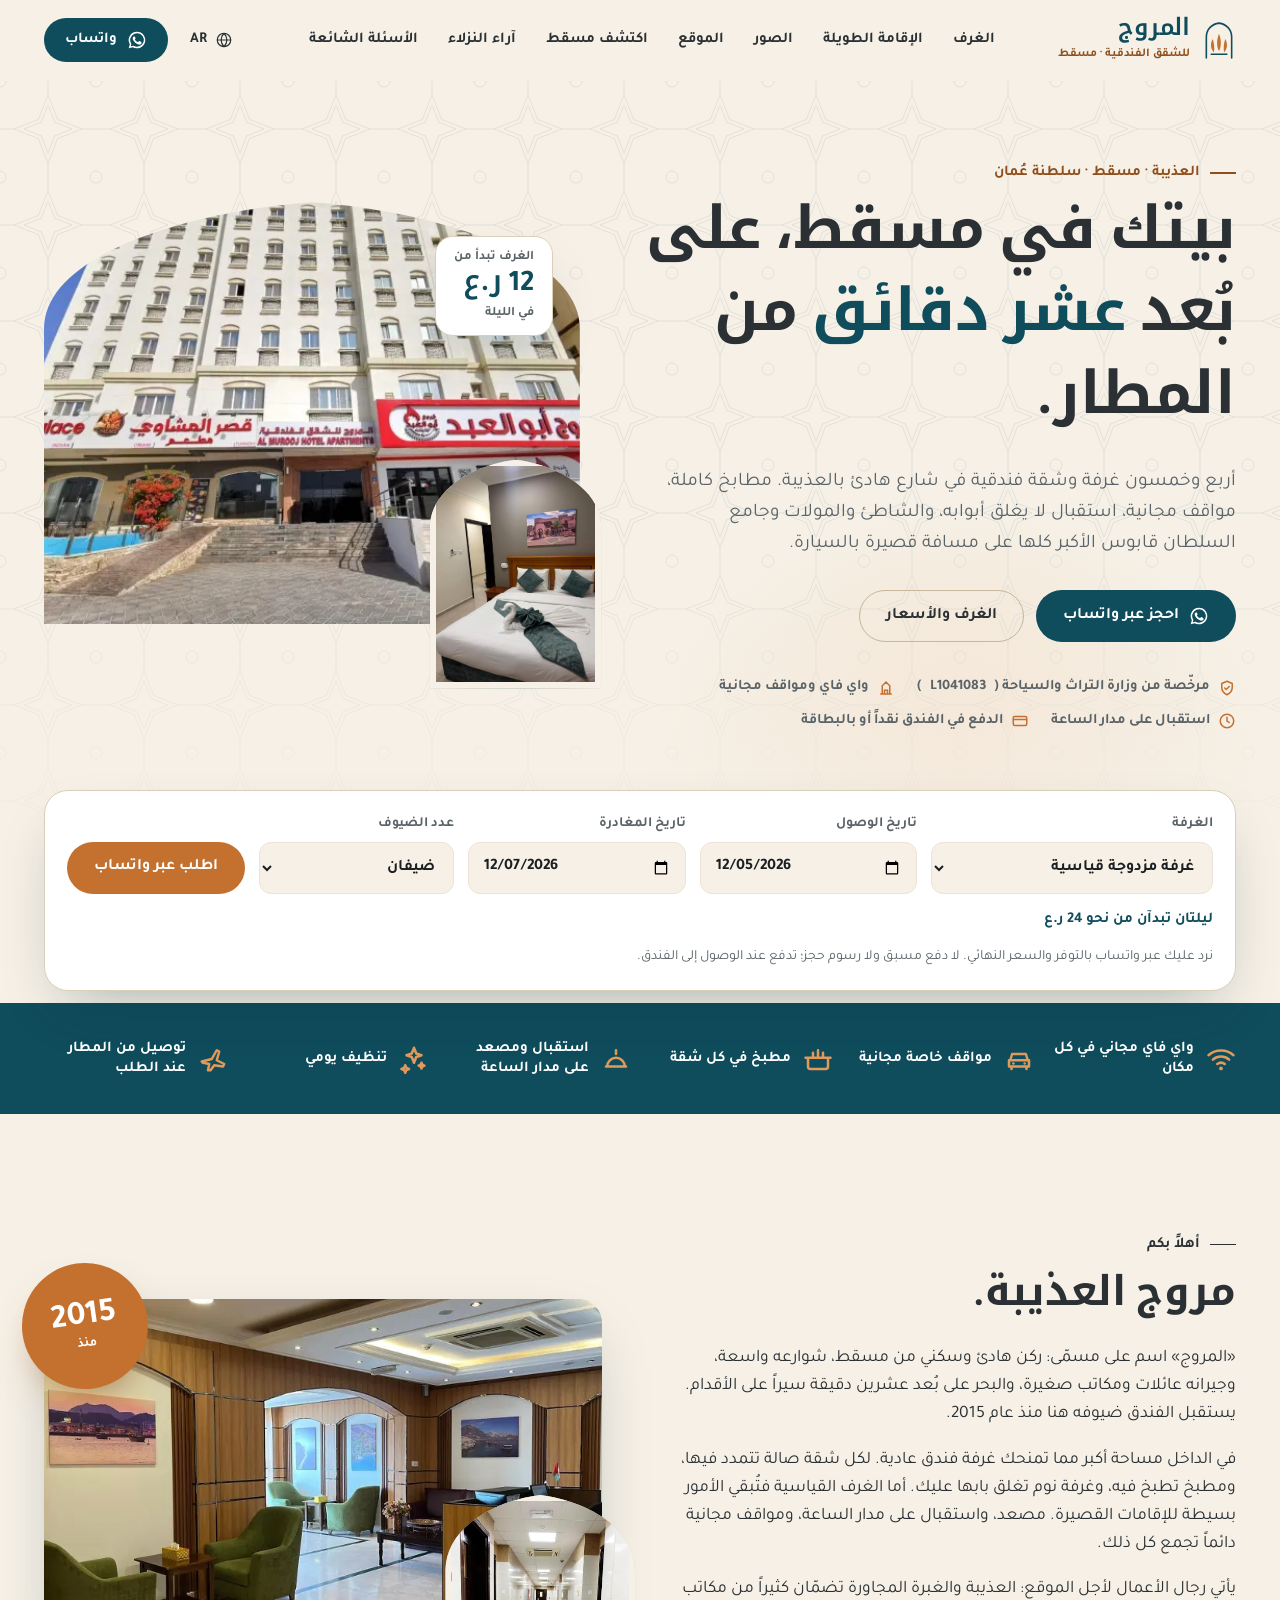
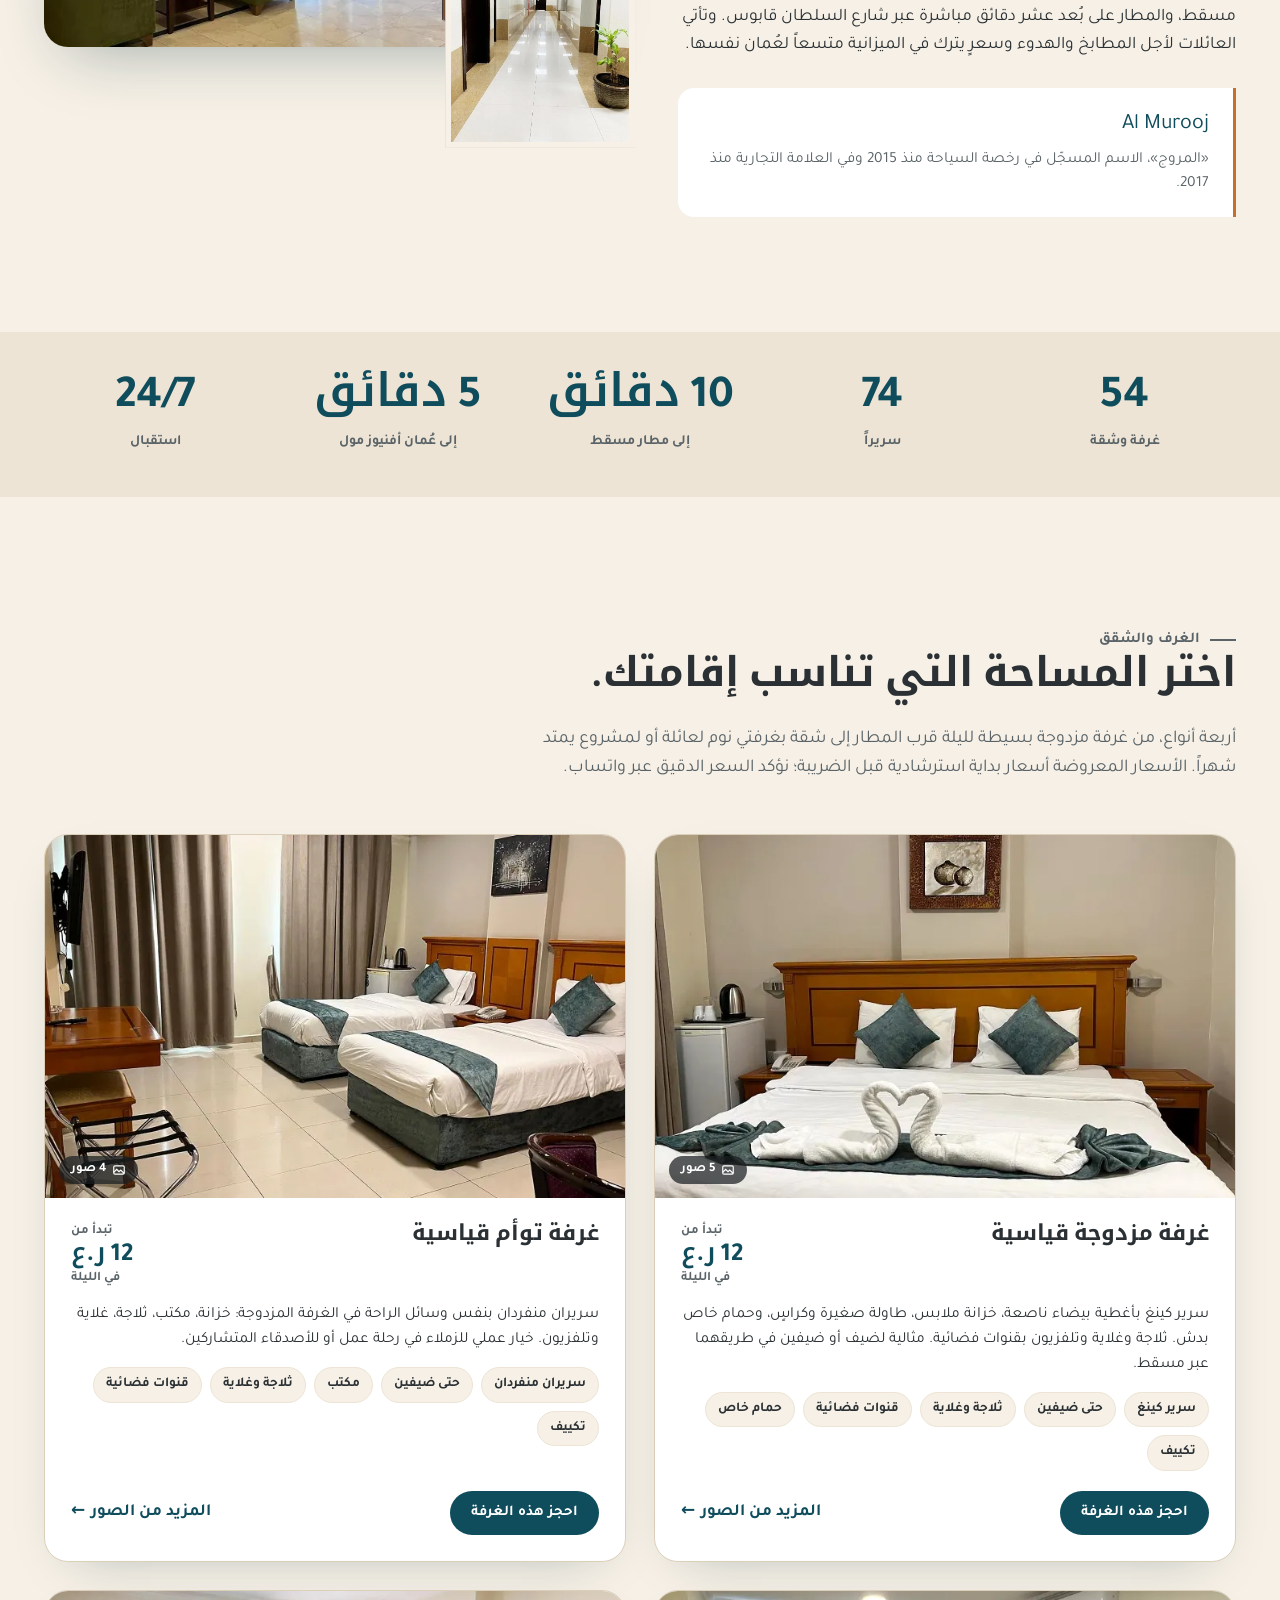
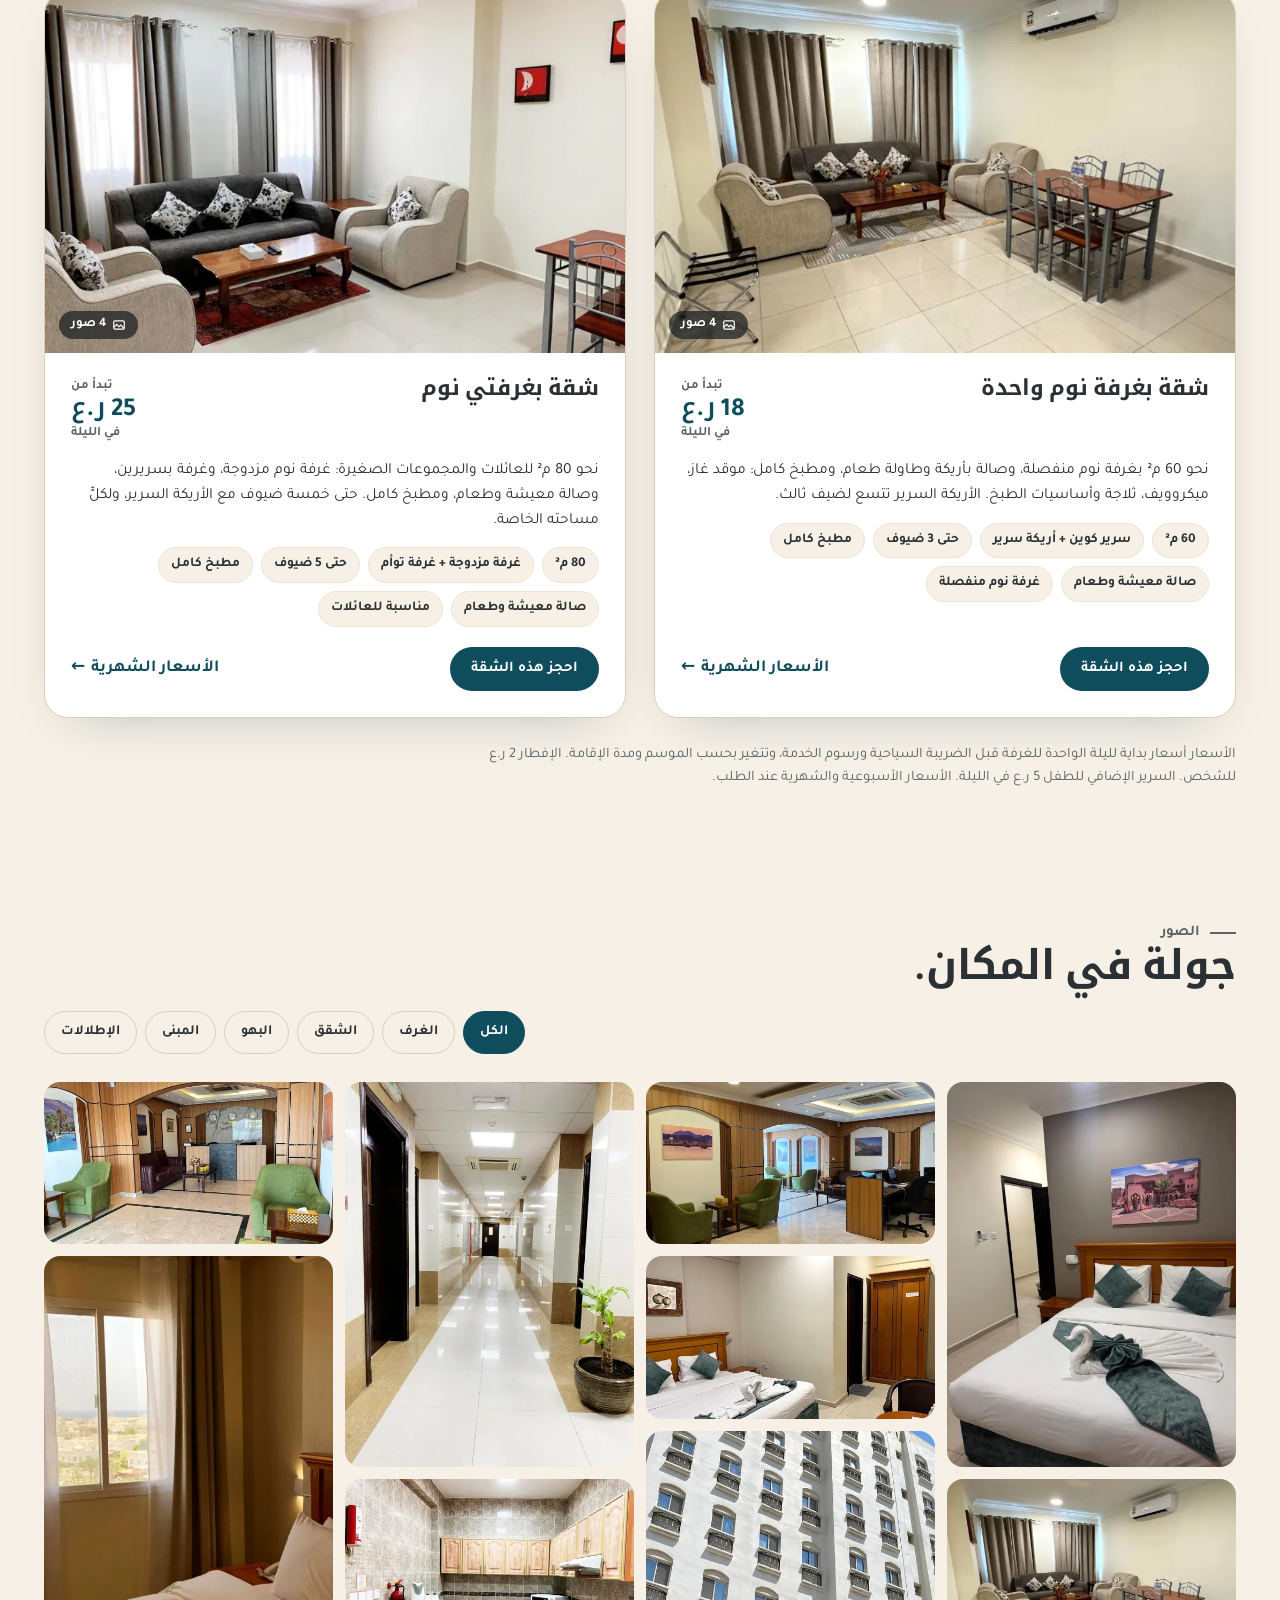
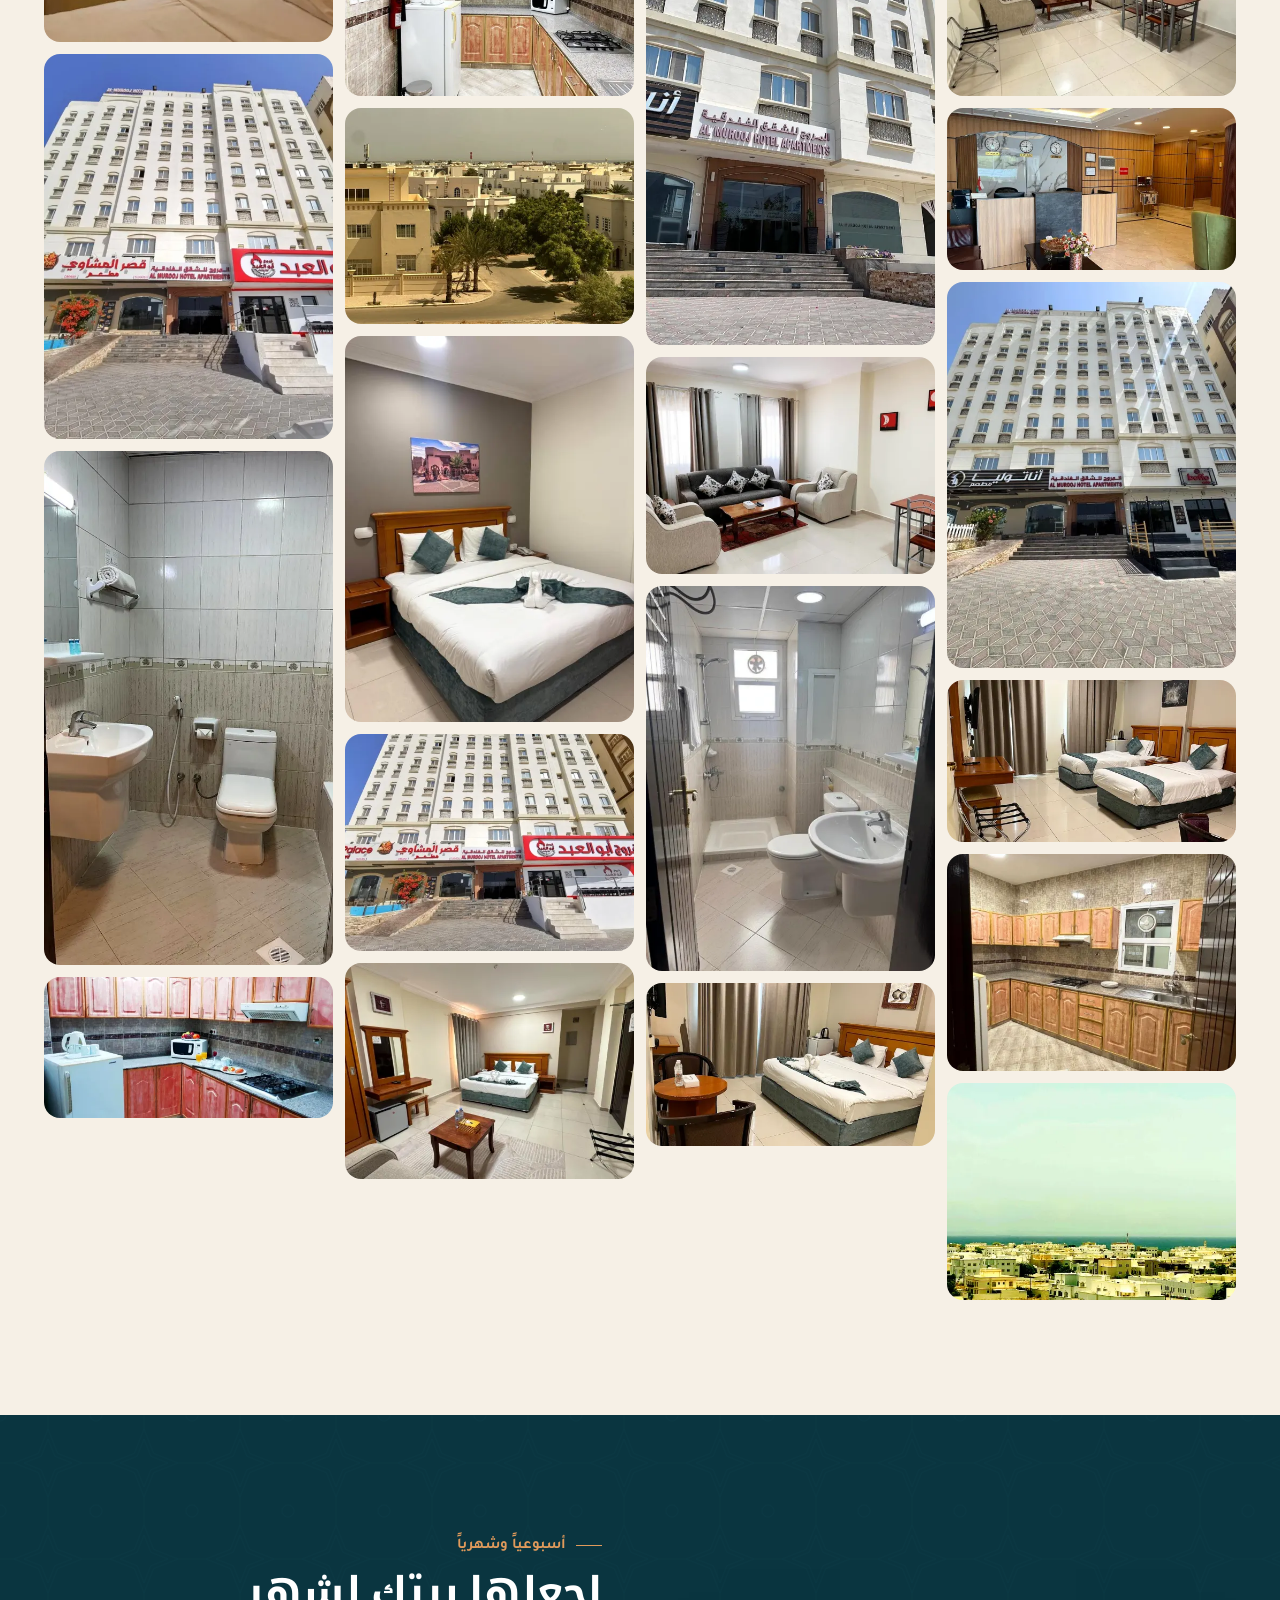
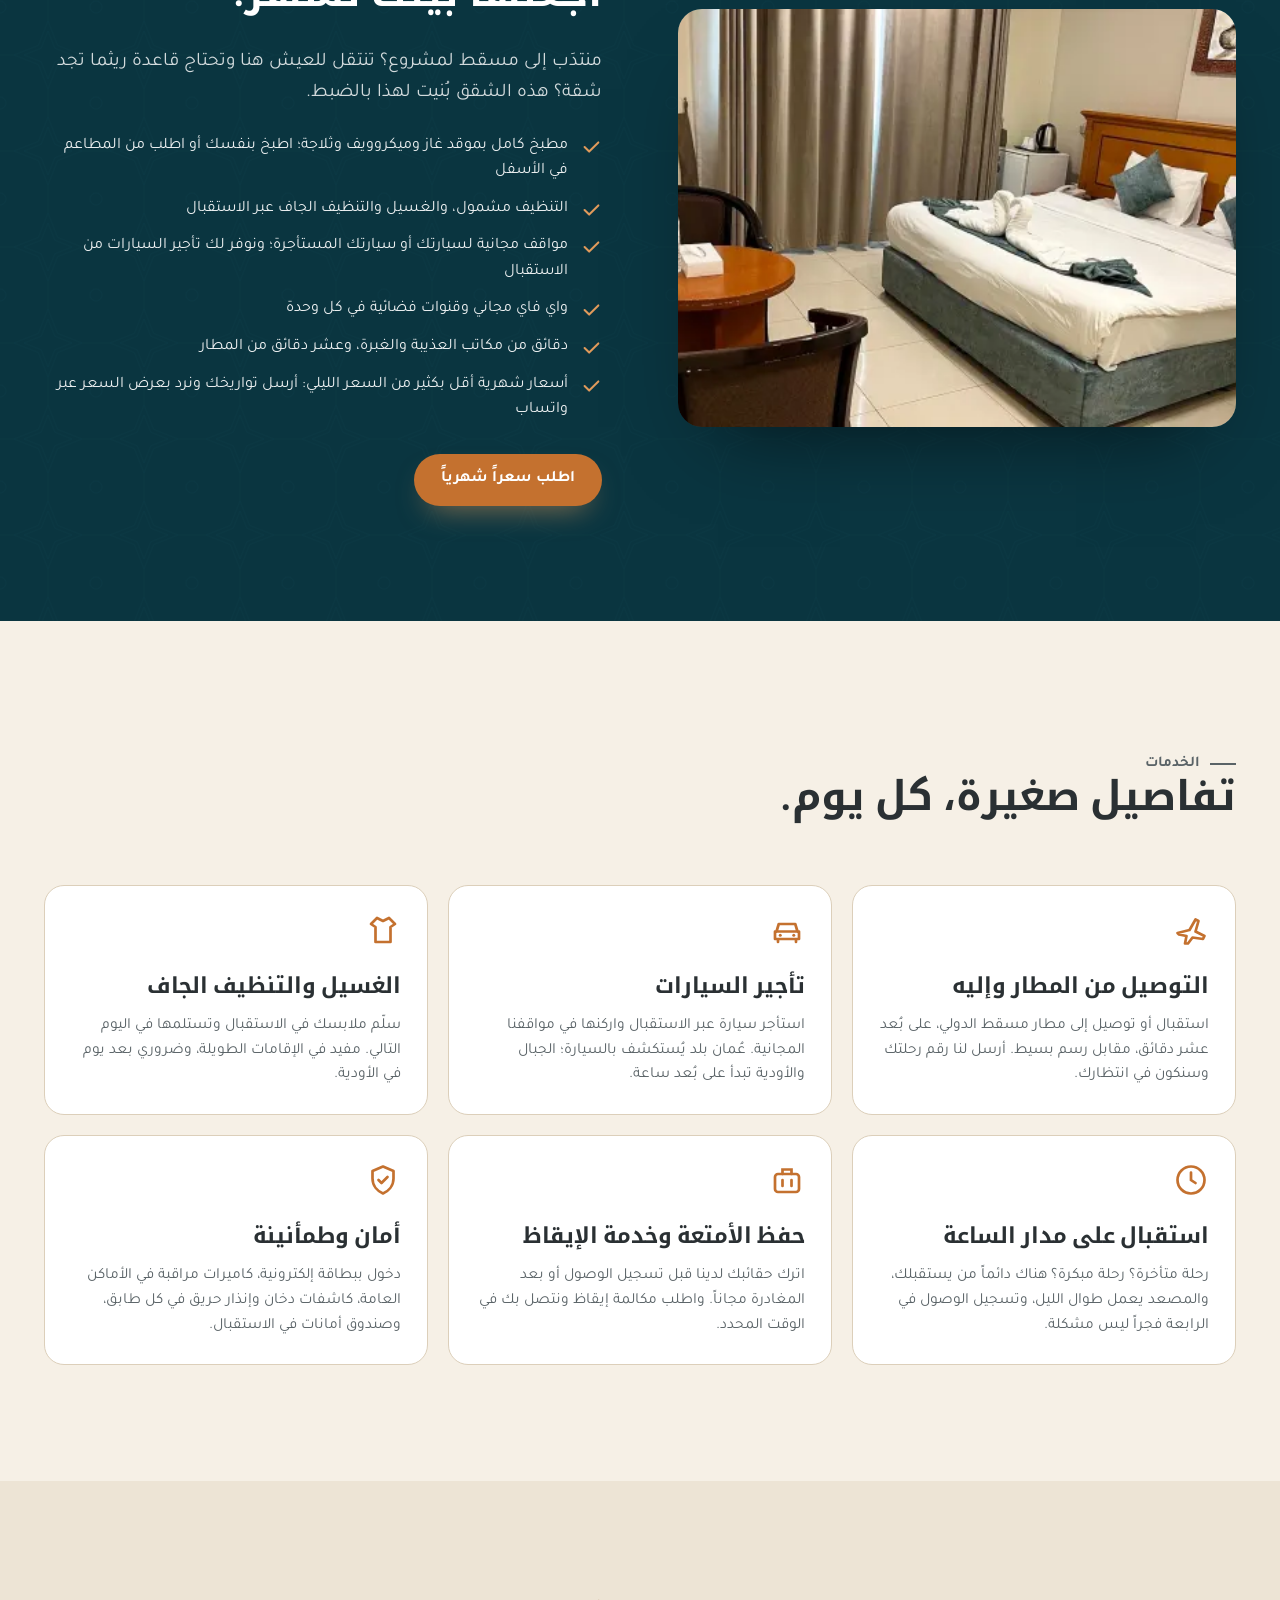
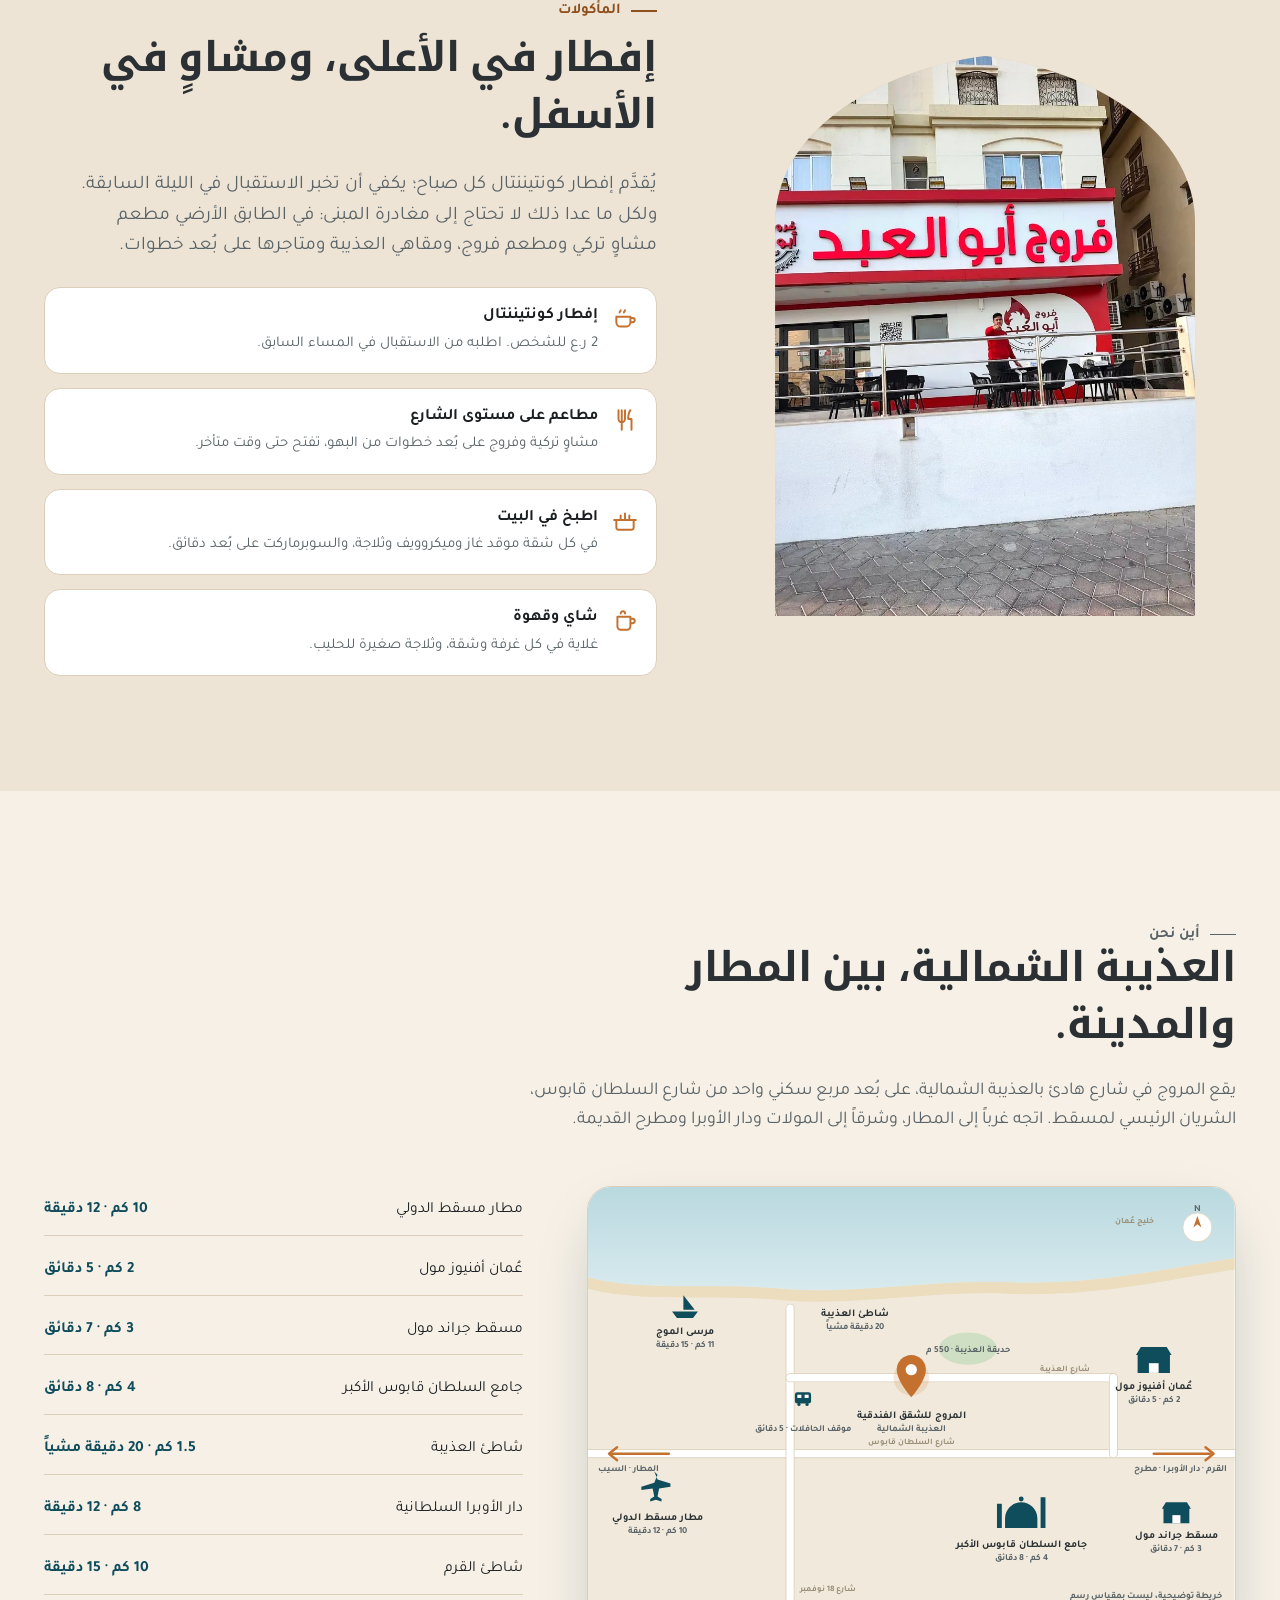
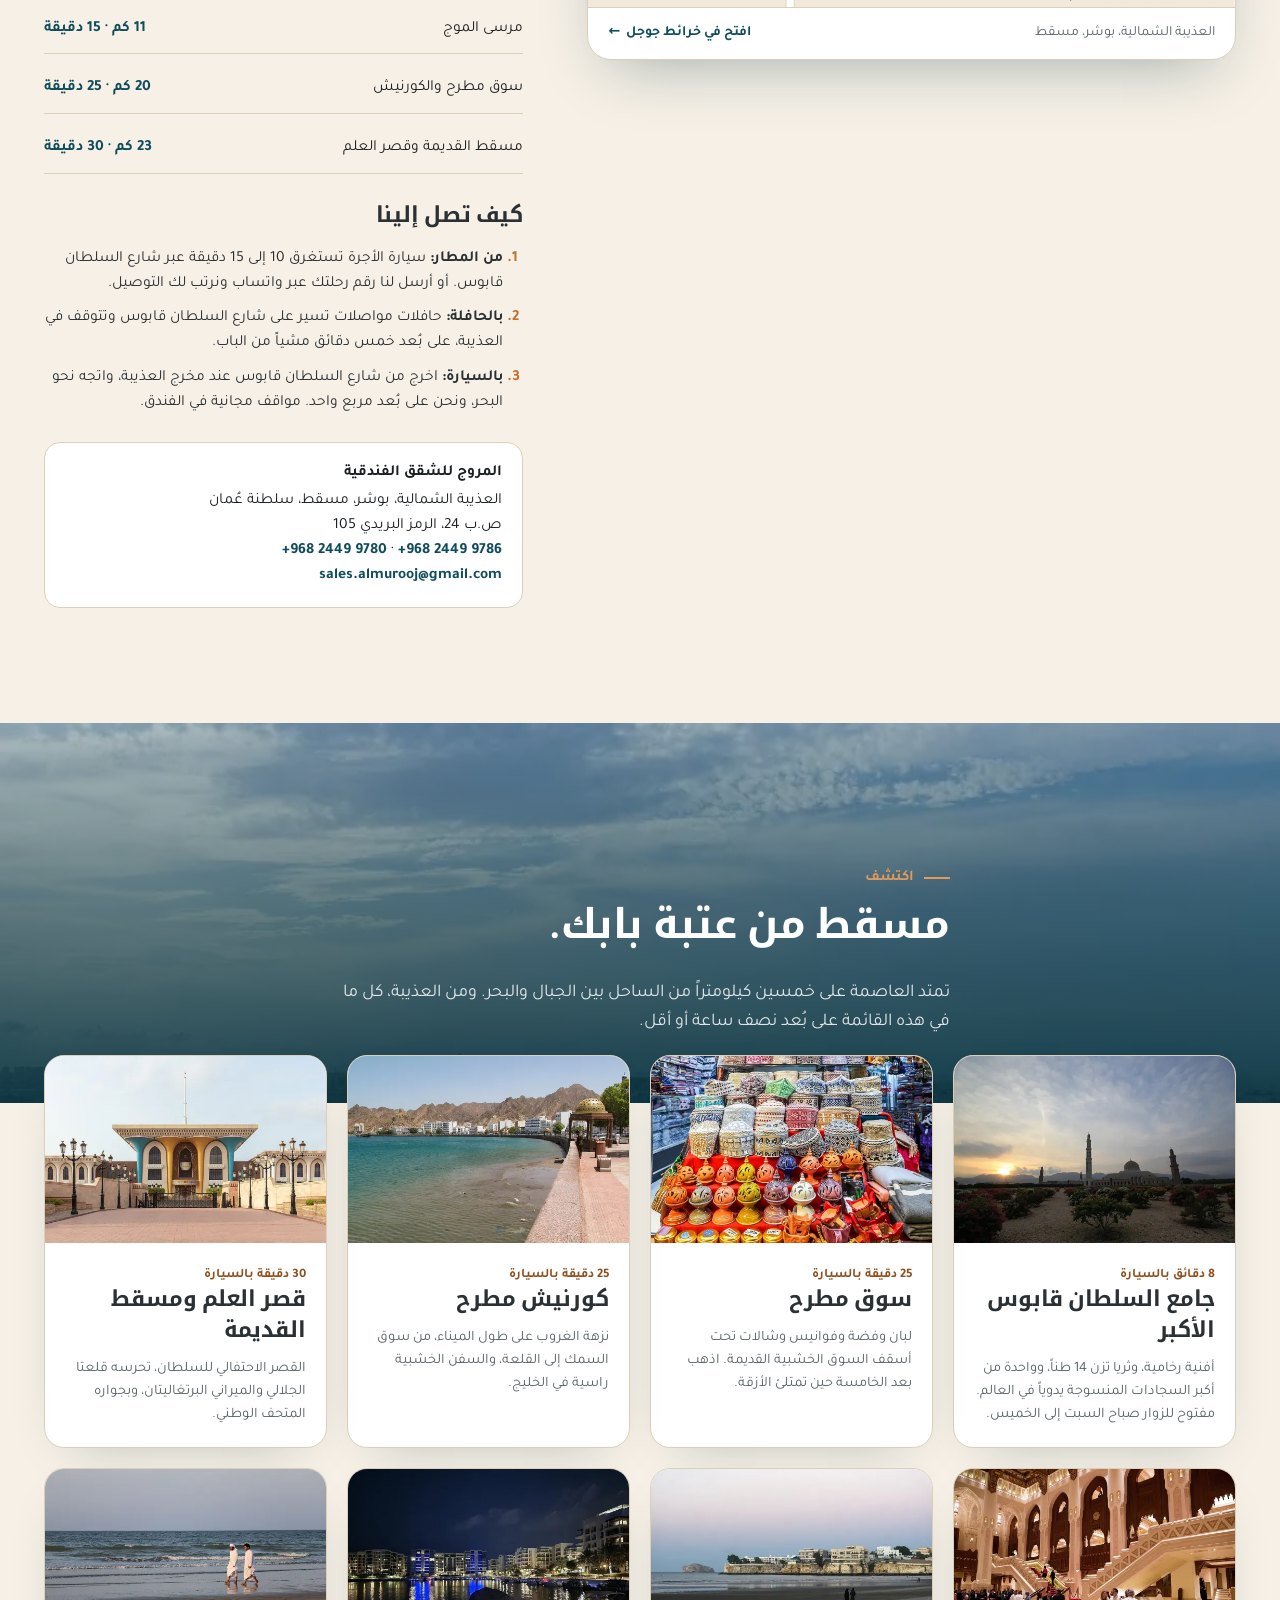
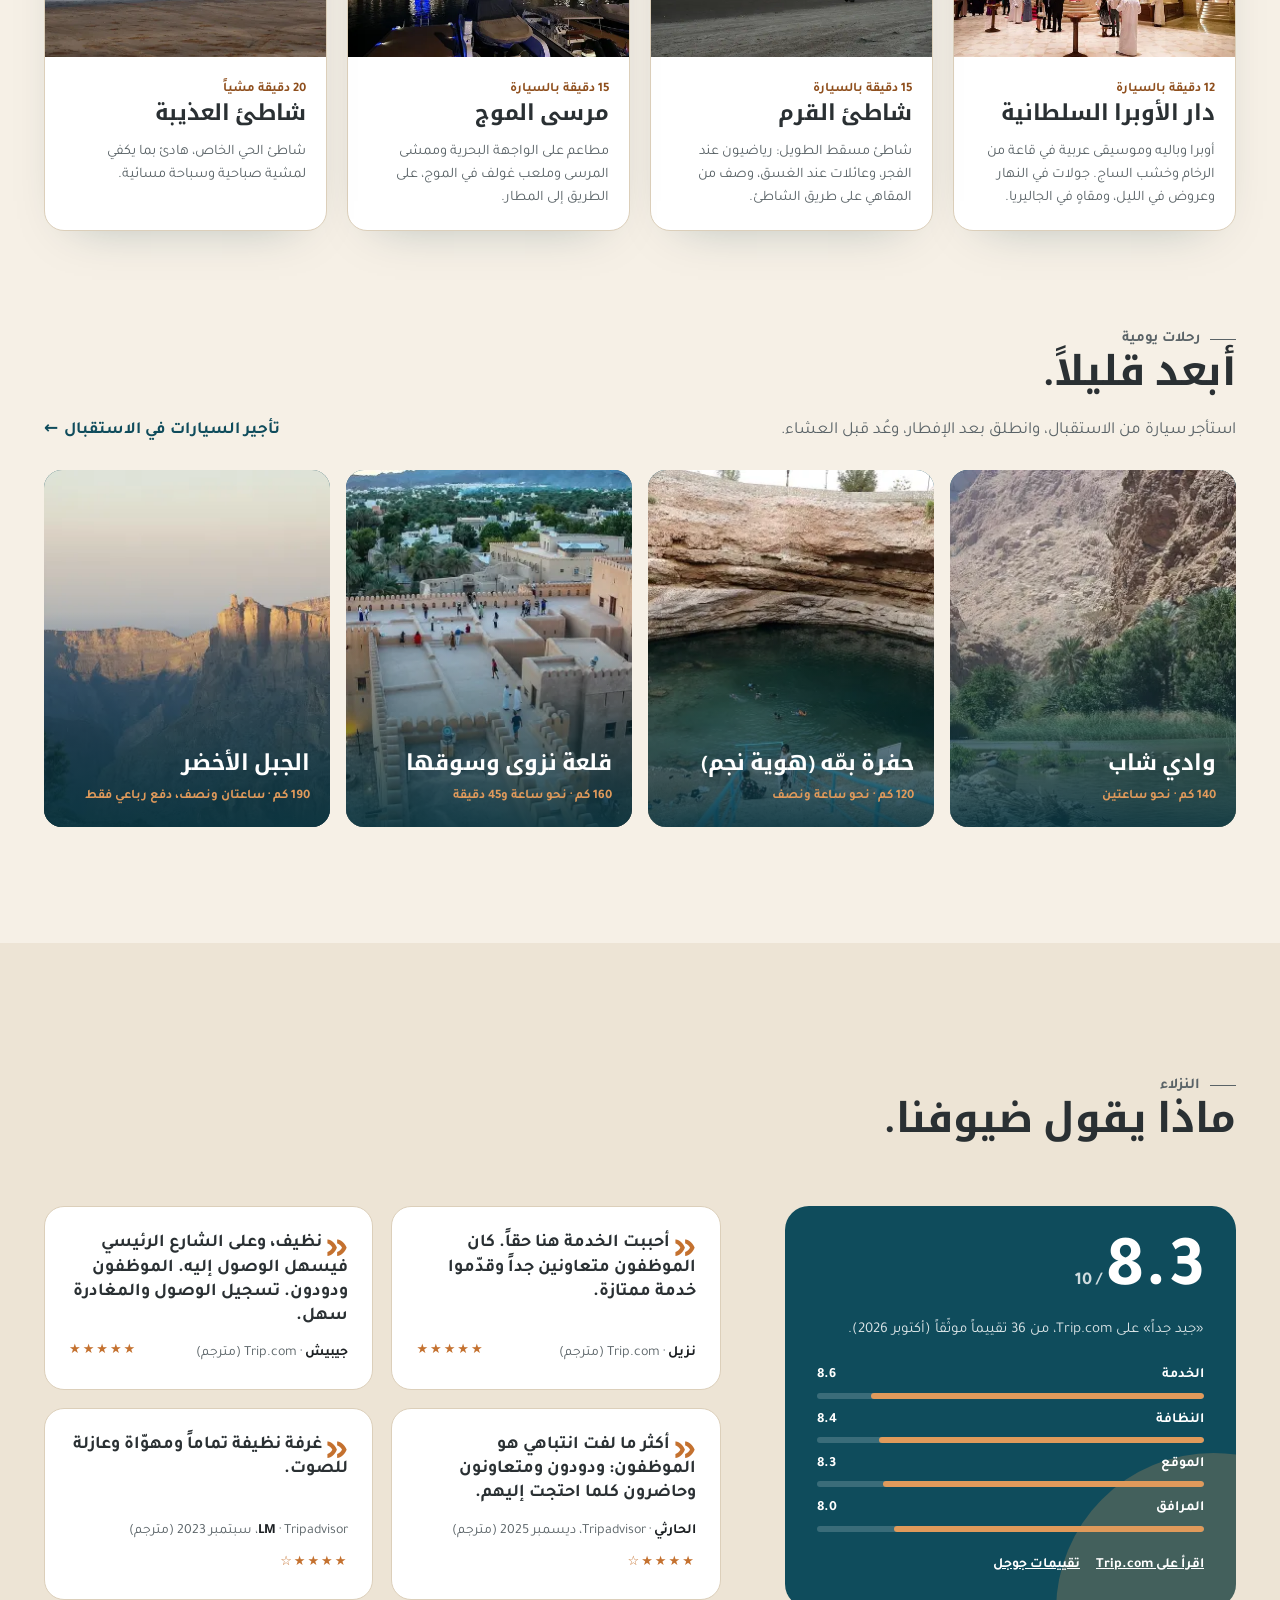
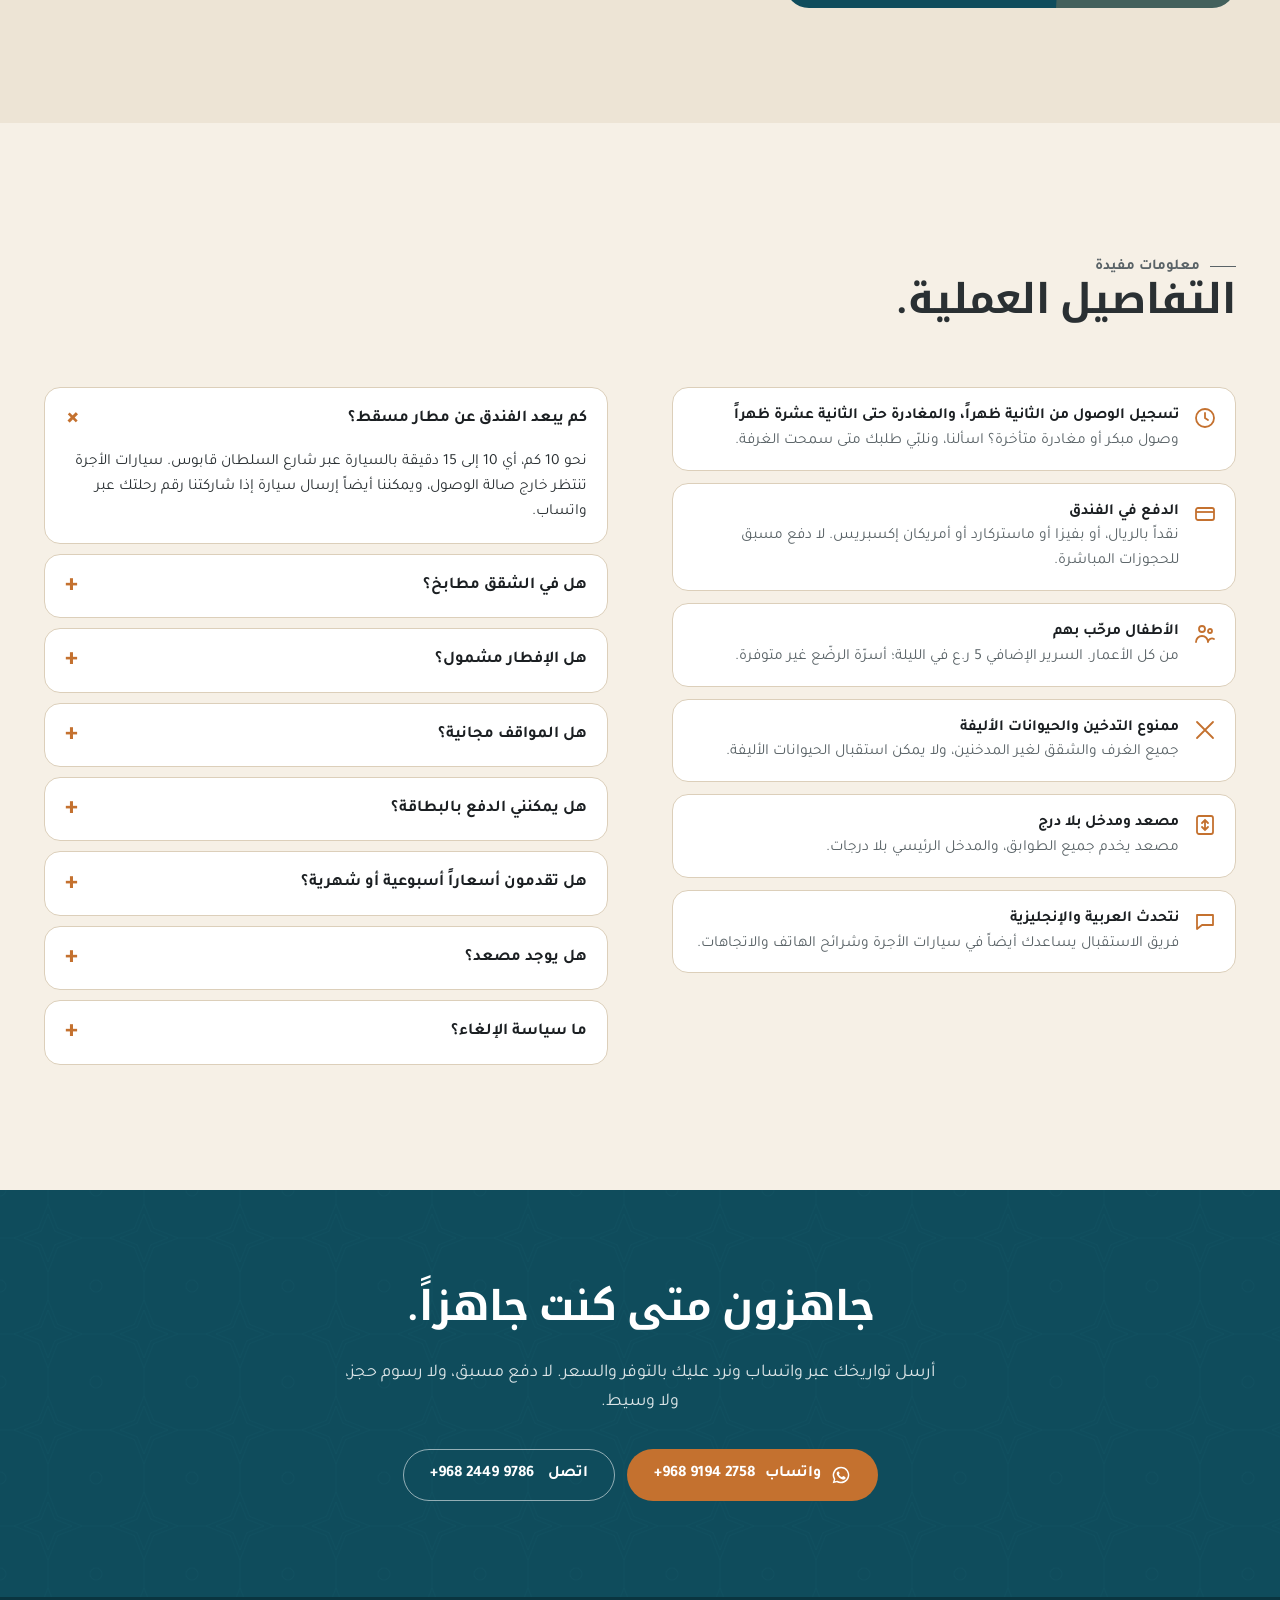
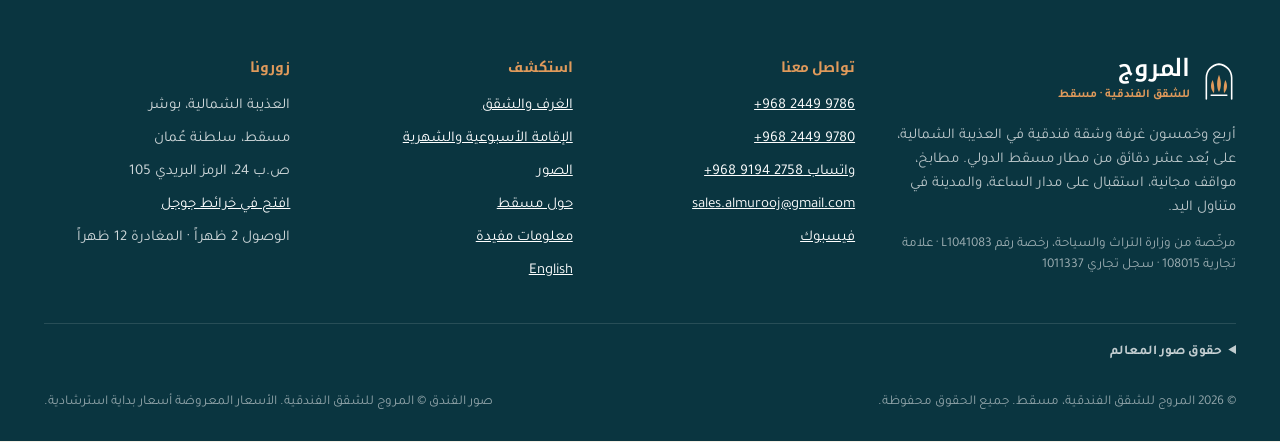
<file: ar/index.html>
<!DOCTYPE html>
<html lang="ar" dir="rtl">
<head>
<meta charset="utf-8">
<meta name="viewport" content="width=device-width, initial-scale=1">
<title>المروج للشقق الفندقية | شقق فندقية في العذيبة، مسقط، سلطنة عُمان</title>
<meta name="description" content="المروج للشقق الفندقية شقق فندقية مرخّصة في العذيبة بمسقط: 54 غرفة وشقة مفروشة مع مطابخ، مواقف وواي فاي مجاني، استقبال على مدار الساعة، على بُعد 10 دقائق من مطار مسقط الدولي و5 دقائق من عُمان أفنيوز مول. احجز مباشرة عبر واتساب.">
<link rel="alternate" hreflang="en" href="https://jeeveshverma.github.io/al-murooj-hotel-apartments/">
<link rel="alternate" hreflang="ar" href="https://jeeveshverma.github.io/al-murooj-hotel-apartments/ar/">
<link rel="alternate" hreflang="x-default" href="https://jeeveshverma.github.io/al-murooj-hotel-apartments/">
<link rel="canonical" href="https://jeeveshverma.github.io/al-murooj-hotel-apartments/ar/">
<meta name="theme-color" content="#0F4C5C">
<link rel="icon" href="../favicon.ico" sizes="32x32">
<link rel="icon" href="../assets/img/favicon.svg" type="image/svg+xml">
<link rel="apple-touch-icon" href="../assets/img/apple-touch-icon.png">
<meta property="og:type" content="website">
<meta property="og:title" content="المروج للشقق الفندقية، مسقط">
<meta property="og:description" content="شقق وغرف فندقية في العذيبة على بُعد 10 دقائق من مطار مسقط. مطابخ، مواقف مجانية، استقبال على مدار الساعة. احجز مباشرة عبر واتساب.">
<meta property="og:image" content="https://jeeveshverma.github.io/al-murooj-hotel-apartments/assets/img/og-image.jpg">
<meta property="og:url" content="https://jeeveshverma.github.io/al-murooj-hotel-apartments/ar/">
<meta property="og:locale" content="ar_OM">
<meta name="twitter:card" content="summary_large_image">
<link rel="preload" href="../assets/fonts/tajawal-arabic-400-normal.woff2" as="font" type="font/woff2" crossorigin>
<link rel="preload" href="../assets/fonts/noto-kufi-arabic-arabic-700-normal.woff2" as="font" type="font/woff2" crossorigin>
<link rel="stylesheet" href="../assets/css/fonts.css">
<link rel="stylesheet" href="../assets/css/style.css">
<script type="application/ld+json">
{
  "@context": "https://schema.org",
  "@type": "Hotel",
  "name": "المروج للشقق الفندقية",
  "alternateName": "Al Murooj Hotel Apartments",
  "description": "المروج للشقق الفندقية شقق فندقية مرخّصة في العذيبة بمسقط: 54 غرفة وشقة مفروشة مع مطابخ، مواقف وواي فاي مجاني، استقبال على مدار الساعة، على بُعد 10 دقائق من مطار مسقط الدولي و5 دقائق من عُمان أفنيوز مول.",
  "url": "https://jeeveshverma.github.io/al-murooj-hotel-apartments/ar/",
  "telephone": "+96824499786",
  "email": "sales.almurooj@gmail.com",
  "sameAs": [
    "https://www.facebook.com/p/Al-Murooj-HOTEL-Apartments-24499786780-100069393183257/"
  ],
  "image": "https://jeeveshverma.github.io/al-murooj-hotel-apartments/assets/img/og-image.jpg",
  "starRating": {
    "@type": "Rating",
    "ratingValue": "3"
  },
  "priceRange": "OMR 12–30",
  "checkinTime": "14:00",
  "checkoutTime": "12:00",
  "petsAllowed": false,
  "numberOfRooms": 54,
  "availableLanguage": [
    "Arabic",
    "English"
  ],
  "address": {
    "@type": "PostalAddress",
    "streetAddress": "العذيبة الشمالية، بوشر",
    "addressLocality": "مسقط",
    "postalCode": "105",
    "postOfficeBoxNumber": "24",
    "addressCountry": "OM"
  },
  "geo": {
    "@type": "GeoCoordinates",
    "latitude": 23.59284,
    "longitude": 58.373959
  },
  "amenityFeature": [
    {
      "@type": "LocationFeatureSpecification",
      "name": "واي فاي مجاني",
      "value": true
    },
    {
      "@type": "LocationFeatureSpecification",
      "name": "مواقف مجانية",
      "value": true
    },
    {
      "@type": "LocationFeatureSpecification",
      "name": "مطبخ في الشقق",
      "value": true
    },
    {
      "@type": "LocationFeatureSpecification",
      "name": "استقبال على مدار الساعة",
      "value": true
    },
    {
      "@type": "LocationFeatureSpecification",
      "name": "مصعد",
      "value": true
    },
    {
      "@type": "LocationFeatureSpecification",
      "name": "تكييف",
      "value": true
    },
    {
      "@type": "LocationFeatureSpecification",
      "name": "توصيل من المطار (برسوم)",
      "value": true
    },
    {
      "@type": "LocationFeatureSpecification",
      "name": "خدمة غسيل الملابس",
      "value": true
    }
  ],
  "hasMap": "https://www.google.com/maps/search/?api=1&query=Al+Murooj+Hotel+Apartments+Azaiba+Muscat&query_place_id=ChIJU9MBYeH_kT4RIyEcpoCbiDM",
  "containsPlace": [
    {
      "@type": "HotelRoom",
      "name": "غرفة مزدوجة قياسية",
      "description": "سرير كينغ بأغطية بيضاء ناصعة، خزانة ملابس، طاولة صغيرة وكراسٍ، وحمام خاص بدش. ثلاجة وغلاية وتلفزيون بقنوات فضائية. مثالية لضيف أو ضيفين في طريقهما عبر مسقط.",
      "occupancy": {
        "@type": "QuantitativeValue",
        "maxValue": 2
      },
      "bed": {
        "@type": "BedDetails",
        "typeOfBed": "King"
      },
      "offers": {
        "@type": "Offer",
        "price": "12",
        "priceCurrency": "OMR",
        "availability": "https://schema.org/InStock"
      }
    },
    {
      "@type": "HotelRoom",
      "name": "غرفة توأم قياسية",
      "description": "سريران منفردان بنفس وسائل الراحة في الغرفة المزدوجة: خزانة، مكتب، ثلاجة، غلاية وتلفزيون. خيار عملي للزملاء في رحلة عمل أو للأصدقاء المتشاركين.",
      "occupancy": {
        "@type": "QuantitativeValue",
        "maxValue": 2
      },
      "bed": {
        "@type": "BedDetails",
        "typeOfBed": "2 single beds"
      },
      "offers": {
        "@type": "Offer",
        "price": "12",
        "priceCurrency": "OMR",
        "availability": "https://schema.org/InStock"
      }
    },
    {
      "@type": "HotelRoom",
      "name": "شقة بغرفة نوم واحدة",
      "description": "نحو 60 م² بغرفة نوم منفصلة، وصالة بأريكة وطاولة طعام، ومطبخ كامل: موقد غاز، ميكروويف، ثلاجة وأساسيات الطبخ. الأريكة السرير تتسع لضيف ثالث.",
      "floorSize": {
        "@type": "QuantitativeValue",
        "value": 60,
        "unitCode": "MTK"
      },
      "occupancy": {
        "@type": "QuantitativeValue",
        "maxValue": 3
      },
      "bed": {
        "@type": "BedDetails",
        "typeOfBed": "Queen + sofa bed"
      },
      "offers": {
        "@type": "Offer",
        "price": "18",
        "priceCurrency": "OMR",
        "availability": "https://schema.org/InStock"
      }
    },
    {
      "@type": "HotelRoom",
      "name": "شقة بغرفتي نوم",
      "description": "نحو 80 م² للعائلات والمجموعات الصغيرة: غرفة نوم مزدوجة، وغرفة بسريرين، وصالة معيشة وطعام، ومطبخ كامل. حتى خمسة ضيوف مع الأريكة السرير، ولكلٍّ مساحته الخاصة.",
      "floorSize": {
        "@type": "QuantitativeValue",
        "value": 80,
        "unitCode": "MTK"
      },
      "occupancy": {
        "@type": "QuantitativeValue",
        "maxValue": 5
      },
      "bed": {
        "@type": "BedDetails",
        "typeOfBed": "Double + 2 singles + sofa bed"
      },
      "offers": {
        "@type": "Offer",
        "price": "25",
        "priceCurrency": "OMR",
        "availability": "https://schema.org/InStock"
      }
    }
  ]
}
</script>
</head>
<body>
<a class="skip" href="#main">انتقل إلى المحتوى</a>
<svg class="defs" aria-hidden="true" focusable="false"><defs><clipPath id="arch" clipPathUnits="objectBoundingBox"><path d="M0 1V.3C0 .12.28.02.5 0 .72.02 1 .12 1 .3V1Z"/></clipPath></defs></svg>

<header class="header">
  <div class="container header-in">
    <a class="brand" href="#top" aria-label="المروج للشقق الفندقية، الصفحة الرئيسية">
      <svg viewBox="0 0 64 72" aria-hidden="true"><path d="M8 70V30C8 16 18 6 32 4C46 6 56 16 56 30V70" fill="none" stroke="currentColor" stroke-width="3" stroke-linecap="round"/><path fill="#C4712F" d="M32 57c-5.2-10-4.4-22 0-33 4.4 11 5.2 23 0 33zM22.5 59c-6.5-6-7.5-16-2.5-25 3.2 8.5 3.6 16.5 2.5 25zM41.5 59c6.5-6 7.5-16 2.5-25-3.2 8.5-3.6 16.5-2.5 25z"/><path d="M17 63h30" fill="none" stroke="currentColor" stroke-width="2.4" stroke-linecap="round"/></svg>
      <span class="brand-text"><span class="brand-name">المروج</span><span class="brand-sub">للشقق الفندقية · مسقط</span></span>
    </a>
    <nav class="nav" id="nav" aria-label="القائمة الرئيسية">
      <ul>
        <li><a href="#rooms">الغرف</a></li>
        <li><a href="#apartments">الإقامة الطويلة</a></li>
        <li><a href="#gallery">الصور</a></li>
        <li><a href="#location">الموقع</a></li>
        <li><a href="#explore">اكتشف مسقط</a></li>
        <li><a href="#reviews">آراء النزلاء</a></li>
        <li><a href="#faq">الأسئلة الشائعة</a></li>
      </ul>
    </nav>
    <div class="header-actions">
      <!--langs--><details class="langs" translate="no"><summary aria-label="Language: العربية"><svg viewBox="0 0 24 24" aria-hidden="true"><path fill="none" stroke="currentColor" stroke-width="1.6" d="M12 3a9 9 0 1 0 0 18 9 9 0 0 0 0-18zm-9 9h18M12 3c2.5 2.6 3.8 5.6 3.8 9s-1.3 6.4-3.8 9c-2.5-2.6-3.8-5.6-3.8-9S9.5 5.6 12 3z"/></svg>AR</summary><ul><li><a href="../" hreflang="en" lang="en">English</a></li><li><a href="../ar/" hreflang="ar" lang="ar" aria-current="true">العربية</a></li></ul></details><!--/langs-->
      <a class="btn btn-primary btn-sm" data-wa href="https://wa.me/96891942758"><svg viewBox="0 0 24 24" aria-hidden="true"><path fill="currentColor" d="M12 2a10 10 0 0 0-8.6 15.1L2 22l5-1.3A10 10 0 1 0 12 2zm0 18.2a8.2 8.2 0 0 1-4.2-1.2l-.3-.2-3 .8.8-2.9-.2-.3A8.2 8.2 0 1 1 12 20.2zm4.5-6.1c-.2-.1-1.5-.7-1.7-.8s-.4-.1-.6.1-.6.8-.8 1c-.1.2-.3.2-.5.1a6.7 6.7 0 0 1-3.3-2.9c-.3-.4.2-.4.7-1.3.1-.2 0-.3 0-.4l-.8-1.8c-.2-.5-.4-.4-.6-.4h-.5a1 1 0 0 0-.7.3 3 3 0 0 0-.9 2.2 5.2 5.2 0 0 0 1.1 2.7 11.8 11.8 0 0 0 4.5 4c1.7.7 2.3.8 3.2.6a2.7 2.7 0 0 0 1.8-1.3 2.2 2.2 0 0 0 .1-1.2c0-.1-.2-.2-.5-.3z"/></svg>واتساب</a>
      <button class="menu-btn" type="button" aria-expanded="false" aria-controls="nav" aria-label="فتح القائمة" data-t-open="فتح القائمة" data-t-close="إغلاق القائمة"><span></span><span></span><span></span></button>
    </div>
  </div>
</header>

<main id="main">
<section class="hero" id="top">
  <div class="container hero-grid">
    <div class="hero-copy">
      <p class="eyebrow">العذيبة · مسقط · سلطنة عُمان</p>
      <h1>بيتك في مسقط، على بُعد <em class="accent">عشر دقائق</em> من المطار.</h1>
      <p class="lead">أربع وخمسون غرفة وشقة فندقية في شارع هادئ بالعذيبة. مطابخ كاملة، مواقف مجانية، استقبال لا يغلق أبوابه، والشاطئ والمولات وجامع السلطان قابوس الأكبر كلها على مسافة قصيرة بالسيارة.</p>
      <div class="hero-actions">
        <a class="btn btn-primary" data-wa href="https://wa.me/96891942758"><svg viewBox="0 0 24 24" aria-hidden="true"><path fill="currentColor" d="M12 2a10 10 0 0 0-8.6 15.1L2 22l5-1.3A10 10 0 1 0 12 2zm0 18.2a8.2 8.2 0 0 1-4.2-1.2l-.3-.2-3 .8.8-2.9-.2-.3A8.2 8.2 0 1 1 12 20.2zm4.5-6.1c-.2-.1-1.5-.7-1.7-.8s-.4-.1-.6.1-.6.8-.8 1c-.1.2-.3.2-.5.1a6.7 6.7 0 0 1-3.3-2.9c-.3-.4.2-.4.7-1.3.1-.2 0-.3 0-.4l-.8-1.8c-.2-.5-.4-.4-.6-.4h-.5a1 1 0 0 0-.7.3 3 3 0 0 0-.9 2.2 5.2 5.2 0 0 0 1.1 2.7 11.8 11.8 0 0 0 4.5 4c1.7.7 2.3.8 3.2.6a2.7 2.7 0 0 0 1.8-1.3 2.2 2.2 0 0 0 .1-1.2c0-.1-.2-.2-.5-.3z"/></svg>احجز عبر واتساب</a>
        <a class="btn btn-ghost" href="#rooms">الغرف والأسعار</a>
      </div>
      <ul class="trust">
        <li><svg viewBox="0 0 24 24" aria-hidden="true"><path fill="none" stroke="currentColor" stroke-width="2" stroke-linecap="round" stroke-linejoin="round" d="M12 3l7 3v5c0 5-3.5 8.5-7 10-3.5-1.5-7-5-7-10V6l7-3zM9 12l2 2 4-4"/></svg>مرخّصة من وزارة التراث والسياحة (<span dir="ltr">L1041083</span>)</li>
        <li><svg viewBox="0 0 24 24" aria-hidden="true"><path fill="none" stroke="currentColor" stroke-width="2" stroke-linecap="round" d="M5 20h14M7 20V9l5-5 5 5v11M10 20v-5h4v5"/></svg>واي فاي ومواقف مجانية</li>
        <li><svg viewBox="0 0 24 24" aria-hidden="true"><circle cx="12" cy="12" r="9" fill="none" stroke="currentColor" stroke-width="2"/><path fill="none" stroke="currentColor" stroke-width="2" stroke-linecap="round" d="M12 7v5l3 2"/></svg>استقبال على مدار الساعة</li>
        <li><svg viewBox="0 0 24 24" aria-hidden="true"><rect x="3" y="6" width="18" height="12" rx="2" fill="none" stroke="currentColor" stroke-width="2"/><path stroke="currentColor" stroke-width="2" d="M3 10h18"/></svg>الدفع في الفندق نقداً أو بالبطاقة</li>
      </ul>
    </div>
    <div class="hero-art reveal in">
      <figure class="hero-arch arch"><img srcset="../assets/img/photos/exterior-street-540.webp 540w, ../assets/img/photos/exterior-street-800.webp 800w, ../assets/img/photos/exterior-street-1080.webp 1080w" sizes="(max-width:860px) 100vw, 40vw" src="../assets/img/photos/exterior-street.jpg" alt="المروج للشقق الفندقية من الشارع: المبنى الأبيض بنوافذه المقوّسة ودرج المدخل والمطاعم في الطابق الأرضي تحت سماء زرقاء" width="1280" height="960" fetchpriority="high"></figure>
      <figure class="hero-arch-sm arch"><img srcset="../assets/img/photos/room-double-3-540.webp 540w, ../assets/img/photos/room-double-3-800.webp 800w, ../assets/img/photos/room-double-3-1080.webp 960w" sizes="(max-width:860px) 100vw, 40vw" src="../assets/img/photos/room-double-3.jpg" alt="غرفة مزدوجة بسرير كينغ ووسائد فيروزية ومنشفة مطوية على شكل بجعة" width="960" height="1280" loading="lazy"></figure>
      <div class="hero-badge"><span class="badge-k">الغرف تبدأ من</span><span class="badge-v">12 ر.ع</span><span class="badge-k">في الليلة</span></div>
    </div>
  </div>
</section>

<section class="book" aria-label="احجز إقامتك">
  <div class="container">
    <form class="booking" id="booking-form" data-t-est="{n} ليالٍ تبدأ من نحو {total} ر.ع" data-t-est1="ليلة واحدة تبدأ من نحو {total} ر.ع" data-t-est2="ليلتان تبدآن من نحو {total} ر.ع" data-t-pick="يرجى اختيار تاريخ الوصول والمغادرة" data-t-err="يجب أن يكون تاريخ المغادرة بعد تاريخ الوصول">
      <div class="field"><label for="f-room">الغرفة</label>
        <select id="f-room" name="room">
          <option data-price="12">غرفة مزدوجة قياسية</option>
          <option data-price="12">غرفة توأم قياسية</option>
          <option data-price="18">شقة بغرفة نوم واحدة</option>
          <option data-price="25">شقة بغرفتي نوم</option>
        </select></div>
      <div class="field"><label for="f-in">تاريخ الوصول</label><input type="date" id="f-in" name="checkin" required></div>
      <div class="field"><label for="f-out">تاريخ المغادرة</label><input type="date" id="f-out" name="checkout" required></div>
      <div class="field"><label for="f-guests">عدد الضيوف</label>
        <select id="f-guests" name="guests">
          <option>ضيف واحد</option><option selected>ضيفان</option><option>3 ضيوف</option><option>4 ضيوف</option><option>5 ضيوف</option><option>6 ضيوف أو أكثر</option>
        </select></div>
      <button class="btn btn-copper" type="submit">اطلب عبر واتساب</button>
      <p class="estimate" id="estimate" aria-live="polite"></p>
      <p class="book-note">نرد عليك عبر واتساب بالتوفر والسعر النهائي. لا دفع مسبق ولا رسوم حجز؛ تدفع عند الوصول إلى الفندق.</p>
    </form>
  </div>
</section>

<section class="included" aria-label="مشمول مع كل إقامة">
  <div class="container">
    <ul>
      <li><svg viewBox="0 0 24 24" aria-hidden="true"><path fill="none" stroke="currentColor" stroke-width="2" stroke-linecap="round" d="M2 9a15 15 0 0 1 20 0M5.5 12.5a10 10 0 0 1 13 0M9 16a5 5 0 0 1 6 0"/><circle cx="12" cy="19.5" r="1.5" fill="currentColor"/></svg>واي فاي مجاني في كل مكان</li>
      <li><svg viewBox="0 0 24 24" aria-hidden="true"><path fill="none" stroke="currentColor" stroke-width="2" stroke-linecap="round" stroke-linejoin="round" d="M5 13l1.5-5h11L19 13M4 13h16v5H4zM6 18v2M18 18v2"/><circle cx="7.5" cy="15.5" r="1" fill="currentColor"/><circle cx="16.5" cy="15.5" r="1" fill="currentColor"/></svg>مواقف خاصة مجانية</li>
      <li><svg viewBox="0 0 24 24" aria-hidden="true"><path fill="none" stroke="currentColor" stroke-width="2" stroke-linecap="round" stroke-linejoin="round" d="M4 11h16v7a2 2 0 0 1-2 2H6a2 2 0 0 1-2-2zM2 11h20M8 11V7M16 11V7M12 11V5"/></svg>مطبخ في كل شقة</li>
      <li><svg viewBox="0 0 24 24" aria-hidden="true"><path fill="none" stroke="currentColor" stroke-width="2" stroke-linecap="round" stroke-linejoin="round" d="M4 18h16M5 18a7 7 0 0 1 14 0M12 8V6M12 6h0"/><circle cx="12" cy="5" r="1" fill="currentColor"/></svg>استقبال ومصعد على مدار الساعة</li>
      <li><svg viewBox="0 0 24 24" aria-hidden="true"><path fill="none" stroke="currentColor" stroke-width="2" stroke-linecap="round" stroke-linejoin="round" d="M12 3l1.8 4.6L18 9l-4.2 1.4L12 15l-1.8-4.6L6 9l4.2-1.4zM5 17l.9 2.1L8 20l-2.1.9L5 23l-.9-2.1L2 20l2.1-.9zM18 15l.7 1.6 1.6.7-1.6.7L18 19.6l-.7-1.6-1.6-.7 1.6-.7z"/></svg>تنظيف يومي</li>
      <li><svg viewBox="0 0 24 24" aria-hidden="true"><path fill="none" stroke="currentColor" stroke-width="2" stroke-linecap="round" stroke-linejoin="round" d="M3 14l8-2 4-7 2 1-2 7 6 3-1 2-7-1-3 4h-2l1-5-5-1z"/></svg>توصيل من المطار عند الطلب</li>
    </ul>
  </div>
</section>

<section class="section story" id="about">
  <div class="container story-grid">
    <div class="story-copy reveal">
      <p class="eyebrow">أهلاً بكم</p>
      <h2>مروج العذيبة.</h2>
      <p>«المروج» اسم على مسمّى: ركن هادئ وسكني من مسقط، شوارعه واسعة، وجيرانه عائلات ومكاتب صغيرة، والبحر على بُعد عشرين دقيقة سيراً على الأقدام. يستقبل الفندق ضيوفه هنا منذ عام 2015.</p>
      <p>في الداخل مساحة أكبر مما تمنحك غرفة فندق عادية. لكل شقة صالة تتمدد فيها، ومطبخ تطبخ فيه، وغرفة نوم تغلق بابها عليك. أما الغرف القياسية فتُبقي الأمور بسيطة للإقامات القصيرة. مصعد، واستقبال على مدار الساعة، ومواقف مجانية دائماً تجمع كل ذلك.</p>
      <p>يأتي رجال الأعمال لأجل الموقع: العذيبة والغبرة المجاورة تضمّان كثيراً من مكاتب مسقط، والمطار على بُعد عشر دقائق مباشرة عبر شارع السلطان قابوس. وتأتي العائلات لأجل المطابخ والهدوء وسعرٍ يترك في الميزانية متسعاً لعُمان نفسها.</p>
      <div class="meaning"><span class="ar" lang="en">Al Murooj</span><p>«المروج»، الاسم المسجّل في رخصة السياحة منذ 2015 وفي العلامة التجارية منذ 2017.</p></div>
    </div>
    <div class="story-media reveal">
      <figure class="story-main"><img srcset="../assets/img/photos/lobby-540.webp 540w, ../assets/img/photos/lobby-800.webp 800w, ../assets/img/photos/lobby-1080.webp 1080w" sizes="(max-width:860px) 100vw, 45vw" src="../assets/img/photos/lobby.jpg" alt="البهو: مقاعد خضراء وجدران خشبية ومداخل مقوّسة" width="1600" height="900" loading="lazy"></figure>
      <figure class="story-small arch"><img srcset="../assets/img/photos/corridor-540.webp 540w, ../assets/img/photos/corridor-800.webp 675w, ../assets/img/photos/corridor-1080.webp 675w" sizes="(max-width:860px) 100vw, 50vw" src="../assets/img/photos/corridor.jpg" alt="ممر رخامي مضيء وفي نهايته نبتة" width="675" height="900" loading="lazy"></figure>
      <div class="stamp"><span class="sr-only">نستقبل الضيوف منذ 2015</span><strong aria-hidden="true">2015</strong><span aria-hidden="true">منذ</span></div>
    </div>
  </div>
</section>

<section class="glance" aria-label="المروج في لمحة">
  <div class="container">
    <ul>
      <li><strong>54</strong><span>غرفة وشقة</span></li>
      <li><strong>74</strong><span>سريراً</span></li>
      <li><strong>10 دقائق</strong><span>إلى مطار مسقط</span></li>
      <li><strong>5 دقائق</strong><span>إلى عُمان أفنيوز مول</span></li>
      <li><strong>24/7</strong><span>استقبال</span></li>
    </ul>
  </div>
</section>

<section class="section rooms" id="rooms">
  <div class="container">
    <div class="section-head reveal">
      <p class="eyebrow">الغرف والشقق</p>
      <h2>اختر المساحة التي تناسب إقامتك.</h2>
      <p>أربعة أنواع، من غرفة مزدوجة بسيطة لليلة قرب المطار إلى شقة بغرفتي نوم لعائلة أو لمشروع يمتد شهراً. الأسعار المعروضة أسعار بداية استرشادية قبل الضريبة؛ نؤكد السعر الدقيق عبر واتساب.</p>
    </div>
    <div class="rooms-grid">
      <article class="room reveal">
        <button class="room-photos" type="button" aria-label="شاهد 5 صور للغرفة المزدوجة القياسية">
          <img srcset="../assets/img/photos/room-double-540.webp 540w, ../assets/img/photos/room-double-800.webp 800w, ../assets/img/photos/room-double-1080.webp 1080w" sizes="(max-width:860px) 100vw, 50vw" src="../assets/img/photos/room-double.jpg" alt="غرفة مزدوجة قياسية: سرير كينغ بأغطية بيضاء وشريط فيروزي ومنشفة على شكل بجعة" width="1600" height="900" loading="lazy">
          <span class="room-count"><svg viewBox="0 0 24 24" aria-hidden="true"><rect x="3" y="5" width="18" height="14" rx="2" fill="none" stroke="currentColor" stroke-width="2"/><path fill="none" stroke="currentColor" stroke-width="2" d="M3 16l5-5 4 4 3-3 6 6"/></svg>5 صور</span>
        </button>
        <ul class="room-more" hidden>
          <li><a href="../assets/img/photos/room-double-2.jpg" title="الغرفة المزدوجة من جهة الباب">2</a></li>
          <li><a href="../assets/img/photos/room-double-3.jpg" title="غرفة مزدوجة ولوحة فوق السرير">3</a></li>
          <li><a href="../assets/img/photos/room-double-wardrobe.jpg" title="غرفة مزدوجة مع خزانة وطاولة">4</a></li>
          <li><a href="../assets/img/photos/bathroom.jpg" title="حمام خاص بدش">5</a></li>
        </ul>
        <div class="room-body">
          <div class="room-head"><h3>غرفة مزدوجة قياسية</h3><div class="price"><span>تبدأ من</span><strong>12 ر.ع</strong><span>في الليلة</span></div></div>
          <p>سرير كينغ بأغطية بيضاء ناصعة، خزانة ملابس، طاولة صغيرة وكراسٍ، وحمام خاص بدش. ثلاجة وغلاية وتلفزيون بقنوات فضائية. مثالية لضيف أو ضيفين في طريقهما عبر مسقط.</p>
          <ul class="chips"><li>سرير كينغ</li><li>حتى ضيفين</li><li>ثلاجة وغلاية</li><li>قنوات فضائية</li><li>حمام خاص</li><li>تكييف</li></ul>
          <div class="room-actions"><a class="btn btn-primary btn-sm" href="#booking-form" data-room="غرفة مزدوجة قياسية">احجز هذه الغرفة</a><a class="link" href="#gallery">المزيد من الصور</a></div>
        </div>
      </article>
      <article class="room reveal">
        <button class="room-photos" type="button" aria-label="شاهد 4 صور لغرفة التوأم القياسية">
          <img srcset="../assets/img/photos/room-twin-540.webp 540w, ../assets/img/photos/room-twin-800.webp 800w, ../assets/img/photos/room-twin-1080.webp 1080w" sizes="(max-width:860px) 100vw, 50vw" src="../assets/img/photos/room-twin.jpg" alt="غرفة توأم قياسية: سريران منفردان بشريط فيروزي ومكتب وكرسي" width="1600" height="900" loading="lazy">
          <span class="room-count"><svg viewBox="0 0 24 24" aria-hidden="true"><rect x="3" y="5" width="18" height="14" rx="2" fill="none" stroke="currentColor" stroke-width="2"/><path fill="none" stroke="currentColor" stroke-width="2" d="M3 16l5-5 4 4 3-3 6 6"/></svg>4 صور</span>
        </button>
        <ul class="room-more" hidden>
          <li><a href="../assets/img/photos/room-twin-2.jpg" title="غرفة توأم مع خزانة">2</a></li>
          <li><a href="../assets/img/photos/room-double-desk.jpg" title="غرفة مع مكتب وكراسٍ">3</a></li>
          <li><a href="../assets/img/photos/bathroom-2.jpg" title="الحمام">4</a></li>
        </ul>
        <div class="room-body">
          <div class="room-head"><h3>غرفة توأم قياسية</h3><div class="price"><span>تبدأ من</span><strong>12 ر.ع</strong><span>في الليلة</span></div></div>
          <p>سريران منفردان بنفس وسائل الراحة في الغرفة المزدوجة: خزانة، مكتب، ثلاجة، غلاية وتلفزيون. خيار عملي للزملاء في رحلة عمل أو للأصدقاء المتشاركين.</p>
          <ul class="chips"><li>سريران منفردان</li><li>حتى ضيفين</li><li>مكتب</li><li>ثلاجة وغلاية</li><li>قنوات فضائية</li><li>تكييف</li></ul>
          <div class="room-actions"><a class="btn btn-primary btn-sm" href="#booking-form" data-room="غرفة توأم قياسية">احجز هذه الغرفة</a><a class="link" href="#gallery">المزيد من الصور</a></div>
        </div>
      </article>
      <article class="room reveal">
        <button class="room-photos" type="button" aria-label="شاهد 4 صور للشقة بغرفة نوم واحدة">
          <img srcset="../assets/img/photos/apt-living-540.webp 540w, ../assets/img/photos/apt-living-800.webp 800w, ../assets/img/photos/apt-living-1080.webp 1080w" sizes="(max-width:860px) 100vw, 50vw" src="../assets/img/photos/apt-living.jpg" alt="شقة بغرفة نوم واحدة: صالة بأرائك ومقاعد وطاولة طعام" width="1280" height="960" loading="lazy">
          <span class="room-count"><svg viewBox="0 0 24 24" aria-hidden="true"><rect x="3" y="5" width="18" height="14" rx="2" fill="none" stroke="currentColor" stroke-width="2"/><path fill="none" stroke="currentColor" stroke-width="2" d="M3 16l5-5 4 4 3-3 6 6"/></svg>4 صور</span>
        </button>
        <ul class="room-more" hidden>
          <li><a href="../assets/img/photos/apt-kitchen.jpg" title="مطبخ بموقد غاز ومغسلة وخزائن">2</a></li>
          <li><a href="../assets/img/photos/apt-bedroom.jpg" title="غرفة نوم الشقة مع ركن جلوس">3</a></li>
          <li><a href="../assets/img/photos/bathroom-2.jpg" title="الحمام">4</a></li>
        </ul>
        <div class="room-body">
          <div class="room-head"><h3>شقة بغرفة نوم واحدة</h3><div class="price"><span>تبدأ من</span><strong>18 ر.ع</strong><span>في الليلة</span></div></div>
          <p>نحو 60 م² بغرفة نوم منفصلة، وصالة بأريكة وطاولة طعام، ومطبخ كامل: موقد غاز، ميكروويف، ثلاجة وأساسيات الطبخ. الأريكة السرير تتسع لضيف ثالث.</p>
          <ul class="chips"><li>60 م²</li><li>سرير كوين + أريكة سرير</li><li>حتى 3 ضيوف</li><li>مطبخ كامل</li><li>صالة معيشة وطعام</li><li>غرفة نوم منفصلة</li></ul>
          <div class="room-actions"><a class="btn btn-primary btn-sm" href="#booking-form" data-room="شقة بغرفة نوم واحدة">احجز هذه الشقة</a><a class="link" href="#apartments">الأسعار الشهرية</a></div>
        </div>
      </article>
      <article class="room reveal">
        <button class="room-photos" type="button" aria-label="شاهد 4 صور للشقة بغرفتي نوم">
          <img srcset="../assets/img/photos/apt-living-2-540.webp 540w, ../assets/img/photos/apt-living-2-800.webp 800w, ../assets/img/photos/apt-living-2-1080.webp 1080w" sizes="(max-width:860px) 100vw, 50vw" src="../assets/img/photos/apt-living-2.jpg" alt="شقة بغرفتي نوم: صالة بأريكة داكنة ومقعدين وطاولة طعام" width="1200" height="900" loading="lazy">
          <span class="room-count"><svg viewBox="0 0 24 24" aria-hidden="true"><rect x="3" y="5" width="18" height="14" rx="2" fill="none" stroke="currentColor" stroke-width="2"/><path fill="none" stroke="currentColor" stroke-width="2" d="M3 16l5-5 4 4 3-3 6 6"/></svg>4 صور</span>
        </button>
        <ul class="room-more" hidden>
          <li><a href="../assets/img/photos/room-twin-2.jpg" title="غرفة النوم بسريرين">2</a></li>
          <li><a href="../assets/img/photos/room-double-4.jpg" title="غرفة النوم المزدوجة">3</a></li>
          <li><a href="../assets/img/photos/apt-kitchen-2.jpg" title="مطبخ بثلاجة وميكروويف وموقد غاز">4</a></li>
        </ul>
        <div class="room-body">
          <div class="room-head"><h3>شقة بغرفتي نوم</h3><div class="price"><span>تبدأ من</span><strong>25 ر.ع</strong><span>في الليلة</span></div></div>
          <p>نحو 80 م² للعائلات والمجموعات الصغيرة: غرفة نوم مزدوجة، وغرفة بسريرين، وصالة معيشة وطعام، ومطبخ كامل. حتى خمسة ضيوف مع الأريكة السرير، ولكلٍّ مساحته الخاصة.</p>
          <ul class="chips"><li>80 م²</li><li>غرفة مزدوجة + غرفة توأم</li><li>حتى 5 ضيوف</li><li>مطبخ كامل</li><li>صالة معيشة وطعام</li><li>مناسبة للعائلات</li></ul>
          <div class="room-actions"><a class="btn btn-primary btn-sm" href="#booking-form" data-room="شقة بغرفتي نوم">احجز هذه الشقة</a><a class="link" href="#apartments">الأسعار الشهرية</a></div>
        </div>
      </article>
    </div>
    <p class="rooms-note">الأسعار أسعار بداية لليلة الواحدة للغرفة قبل الضريبة السياحية ورسوم الخدمة، وتتغير بحسب الموسم ومدة الإقامة. الإفطار 2 ر.ع للشخص. السرير الإضافي للطفل 5 ر.ع في الليلة. الأسعار الأسبوعية والشهرية عند الطلب.</p>
  </div>
</section>

<section class="gallery" id="gallery" aria-label="معرض الصور">
  <div class="container">
    <div class="gallery-head reveal">
      <div class="section-head"><p class="eyebrow">الصور</p><h2>جولة في المكان.</h2></div>
      <div class="tabs" role="group" aria-label="تصفية الصور">
        <button class="tab is-active" type="button" data-filter="all" aria-pressed="true">الكل</button>
        <button class="tab" type="button" data-filter="rooms" aria-pressed="false">الغرف</button>
        <button class="tab" type="button" data-filter="apartments" aria-pressed="false">الشقق</button>
        <button class="tab" type="button" data-filter="lobby" aria-pressed="false">البهو</button>
        <button class="tab" type="button" data-filter="building" aria-pressed="false">المبنى</button>
        <button class="tab" type="button" data-filter="views" aria-pressed="false">الإطلالات</button>
      </div>
    </div>
    <div class="gallery-grid" data-lightbox="gallery">
      <figure class="tall" data-cat="rooms"><img srcset="../assets/img/photos/room-double-3-540.webp 540w, ../assets/img/photos/room-double-3-800.webp 800w, ../assets/img/photos/room-double-3-1080.webp 960w" sizes="(max-width:860px) 100vw, 50vw" src="../assets/img/photos/room-double-3.jpg" alt="غرفة مزدوجة بسرير كينغ ووسائد فيروزية ومنشفة على شكل بجعة" width="960" height="1280" loading="lazy"><button class="g-open" type="button">غرفة مزدوجة</button><figcaption>غرفة مزدوجة</figcaption></figure>
      <figure class="wide" data-cat="apartments"><img srcset="../assets/img/photos/apt-living-540.webp 540w, ../assets/img/photos/apt-living-800.webp 800w, ../assets/img/photos/apt-living-1080.webp 1080w" sizes="(max-width:860px) 50vw, 25vw" src="../assets/img/photos/apt-living.jpg" alt="صالة شقة بغرفة نوم واحدة بأرائك وطاولة طعام" width="1280" height="960" loading="lazy"><button class="g-open" type="button">صالة الشقة</button><figcaption>صالة الشقة</figcaption></figure>
      <figure data-cat="lobby"><img srcset="../assets/img/photos/reception-540.webp 540w, ../assets/img/photos/reception-800.webp 800w, ../assets/img/photos/reception-1080.webp 1080w" sizes="(max-width:860px) 50vw, 25vw" src="../assets/img/photos/reception.jpg" alt="مكتب الاستقبال وساعات العالم على جدار خشبي" width="1600" height="900" loading="lazy"><button class="g-open" type="button">الاستقبال</button><figcaption>الاستقبال</figcaption></figure>
      <figure class="tall" data-cat="building"><img srcset="../assets/img/photos/exterior-entrance-540.webp 540w, ../assets/img/photos/exterior-entrance-800.webp 800w, ../assets/img/photos/exterior-entrance-1080.webp 1080w" sizes="(max-width:860px) 50vw, 25vw" src="../assets/img/photos/exterior-entrance.jpg" alt="المدخل الرئيسي ودرج الفندق" width="1200" height="1600" loading="lazy"><button class="g-open" type="button">المدخل الرئيسي</button><figcaption>المدخل الرئيسي</figcaption></figure>
      <figure data-cat="rooms"><img srcset="../assets/img/photos/room-twin-540.webp 540w, ../assets/img/photos/room-twin-800.webp 800w, ../assets/img/photos/room-twin-1080.webp 1080w" sizes="(max-width:860px) 50vw, 25vw" src="../assets/img/photos/room-twin.jpg" alt="غرفة توأم بسريرين منفردين" width="1600" height="900" loading="lazy"><button class="g-open" type="button">غرفة توأم</button><figcaption>غرفة توأم</figcaption></figure>
      <figure data-cat="apartments"><img srcset="../assets/img/photos/apt-kitchen-540.webp 540w, ../assets/img/photos/apt-kitchen-800.webp 800w, ../assets/img/photos/apt-kitchen-1080.webp 1080w" sizes="(max-width:860px) 50vw, 25vw" src="../assets/img/photos/apt-kitchen.jpg" alt="مطبخ بخزائن خشبية وموقد غاز ومغسلة" width="1280" height="960" loading="lazy"><button class="g-open" type="button">مطبخ الشقة</button><figcaption>مطبخ الشقة</figcaption></figure>
      <figure class="wide" data-cat="views"><img srcset="../assets/img/photos/view-sea-540.webp 540w, ../assets/img/photos/view-sea-800.webp 800w, ../assets/img/photos/view-sea-1080.webp 1080w" sizes="(max-width:860px) 50vw, 25vw" src="../assets/img/photos/view-sea.jpg" alt="إطلالة على بيوت العذيبة البيضاء باتجاه البحر" width="1200" height="900" loading="lazy"><button class="g-open" type="button">باتجاه البحر</button><figcaption>باتجاه البحر</figcaption></figure>
      <figure data-cat="lobby"><img srcset="../assets/img/photos/lobby-540.webp 540w, ../assets/img/photos/lobby-800.webp 800w, ../assets/img/photos/lobby-1080.webp 1080w" sizes="(max-width:860px) 50vw, 25vw" src="../assets/img/photos/lobby.jpg" alt="البهو بمقاعده الخضراء ومداخله المقوّسة" width="1600" height="900" loading="lazy"><button class="g-open" type="button">البهو</button><figcaption>البهو</figcaption></figure>
      <figure data-cat="rooms"><img srcset="../assets/img/photos/room-double-wardrobe-540.webp 540w, ../assets/img/photos/room-double-wardrobe-800.webp 800w, ../assets/img/photos/room-double-wardrobe-1080.webp 1080w" sizes="(max-width:860px) 50vw, 25vw" src="../assets/img/photos/room-double-wardrobe.jpg" alt="غرفة مزدوجة مع خزانة وطاولة جانبية" width="1600" height="900" loading="lazy"><button class="g-open" type="button">غرفة مزدوجة مع خزانة</button><figcaption>غرفة مزدوجة مع خزانة</figcaption></figure>
      <figure class="tall" data-cat="building"><img srcset="../assets/img/photos/exterior-sky-540.webp 540w, ../assets/img/photos/exterior-sky-800.webp 800w, ../assets/img/photos/exterior-sky-1080.webp 900w" sizes="(max-width:860px) 50vw, 25vw" src="../assets/img/photos/exterior-sky.jpg" alt="الواجهة من الشارع تحت سماء زرقاء" width="900" height="1600" loading="lazy"><button class="g-open" type="button">الواجهة</button><figcaption>الواجهة</figcaption></figure>
      <figure data-cat="apartments"><img srcset="../assets/img/photos/apt-living-2-540.webp 540w, ../assets/img/photos/apt-living-2-800.webp 800w, ../assets/img/photos/apt-living-2-1080.webp 1080w" sizes="(max-width:860px) 50vw, 25vw" src="../assets/img/photos/apt-living-2.jpg" alt="صالة بأريكة داكنة ومقعدين وطاولة طعام" width="1200" height="900" loading="lazy"><button class="g-open" type="button">صالة المعيشة</button><figcaption>صالة المعيشة</figcaption></figure>
      <figure class="tall" data-cat="rooms"><img srcset="../assets/img/photos/bathroom-540.webp 540w, ../assets/img/photos/bathroom-800.webp 800w, ../assets/img/photos/bathroom-1080.webp 960w" sizes="(max-width:860px) 50vw, 25vw" src="../assets/img/photos/bathroom.jpg" alt="حمام بدش وبلاط أبيض" width="960" height="1280" loading="lazy"><button class="g-open" type="button">الحمام</button><figcaption>الحمام</figcaption></figure>
      <figure data-cat="rooms"><img srcset="../assets/img/photos/room-sitting-540.webp 540w, ../assets/img/photos/room-sitting-800.webp 800w, ../assets/img/photos/room-sitting-1080.webp 1080w" sizes="(max-width:860px) 50vw, 25vw" src="../assets/img/photos/room-sitting.jpg" alt="غرفة بسرير وركن جلوس بمقعد وطاولة" width="1600" height="900" loading="lazy"><button class="g-open" type="button">غرفة مع ركن جلوس</button><figcaption>غرفة مع ركن جلوس</figcaption></figure>
      <figure class="tall" data-cat="lobby"><img srcset="../assets/img/photos/corridor-540.webp 540w, ../assets/img/photos/corridor-800.webp 675w, ../assets/img/photos/corridor-1080.webp 675w" sizes="(max-width:860px) 50vw, 25vw" src="../assets/img/photos/corridor.jpg" alt="ممر رخامي مضيء" width="675" height="900" loading="lazy"><button class="g-open" type="button">الممر</button><figcaption>الممر</figcaption></figure>
      <figure data-cat="apartments"><img srcset="../assets/img/photos/apt-kitchen-2-540.webp 540w, ../assets/img/photos/apt-kitchen-2-800.webp 800w, ../assets/img/photos/apt-kitchen-2-1080.webp 1080w" sizes="(max-width:860px) 50vw, 25vw" src="../assets/img/photos/apt-kitchen-2.jpg" alt="مطبخ بثلاجة وميكروويف وموقد غاز" width="1200" height="900" loading="lazy"><button class="g-open" type="button">المطبخ</button><figcaption>المطبخ</figcaption></figure>
      <figure data-cat="views"><img srcset="../assets/img/photos/view-azaiba-540.webp 540w, ../assets/img/photos/view-azaiba-800.webp 800w, ../assets/img/photos/view-azaiba-1080.webp 1080w" sizes="(max-width:860px) 50vw, 25vw" src="../assets/img/photos/view-azaiba.jpg" alt="فلل العذيبة البيضاء ونخيلها من نافذة الغرفة" width="1280" height="960" loading="lazy"><button class="g-open" type="button">العذيبة من النافذة</button><figcaption>العذيبة من النافذة</figcaption></figure>
      <figure class="tall" data-cat="rooms"><img srcset="../assets/img/photos/room-double-4-540.webp 540w, ../assets/img/photos/room-double-4-800.webp 800w, ../assets/img/photos/room-double-4-1080.webp 960w" sizes="(max-width:860px) 50vw, 25vw" src="../assets/img/photos/room-double-4.jpg" alt="غرفة مزدوجة ولوحة لقلعة عمانية" width="960" height="1280" loading="lazy"><button class="g-open" type="button">غرفة مزدوجة</button><figcaption>غرفة مزدوجة</figcaption></figure>
      <figure data-cat="building"><img srcset="../assets/img/photos/exterior-street-540.webp 540w, ../assets/img/photos/exterior-street-800.webp 800w, ../assets/img/photos/exterior-street-1080.webp 1080w" sizes="(max-width:860px) 50vw, 25vw" src="../assets/img/photos/exterior-street.jpg" alt="مستوى الشارع والمطاعم أسفل الفندق" width="1280" height="960" loading="lazy"><button class="g-open" type="button">من الشارع</button><figcaption>من الشارع</figcaption></figure>
      <figure data-cat="apartments"><img srcset="../assets/img/photos/apt-bedroom-540.webp 540w, ../assets/img/photos/apt-bedroom-800.webp 800w, ../assets/img/photos/apt-bedroom-1080.webp 1080w" sizes="(max-width:860px) 50vw, 25vw" src="../assets/img/photos/apt-bedroom.jpg" alt="غرفة نوم الشقة مع طاولة قهوة ومرآة" width="1280" height="960" loading="lazy"><button class="g-open" type="button">غرفة نوم الشقة</button><figcaption>غرفة نوم الشقة</figcaption></figure>
      <figure data-cat="lobby"><img srcset="../assets/img/photos/lobby-seating-540.webp 540w, ../assets/img/photos/lobby-seating-800.webp 800w, ../assets/img/photos/lobby-seating-1080.webp 1080w" sizes="(max-width:860px) 50vw, 25vw" src="../assets/img/photos/lobby-seating.jpg" alt="مقاعد البهو الخضراء" width="1600" height="900" loading="lazy"><button class="g-open" type="button">مقاعد البهو</button><figcaption>مقاعد البهو</figcaption></figure>
      <figure class="tall" data-cat="views"><img srcset="../assets/img/photos/room-window-540.webp 540w, ../assets/img/photos/room-window-800.webp 675w, ../assets/img/photos/room-window-1080.webp 675w" sizes="(max-width:860px) 50vw, 25vw" src="../assets/img/photos/room-window.jpg" alt="نافذة غرفة تطل على العذيبة" width="675" height="900" loading="lazy"><button class="g-open" type="button">نافذة الغرفة</button><figcaption>نافذة الغرفة</figcaption></figure>
      <figure class="tall" data-cat="building"><img srcset="../assets/img/photos/exterior-sign-540.webp 540w, ../assets/img/photos/exterior-sign-800.webp 800w, ../assets/img/photos/exterior-sign-1080.webp 960w" sizes="(max-width:860px) 50vw, 25vw" src="../assets/img/photos/exterior-sign.jpg" alt="لافتة الفندق فوق المدخل" width="960" height="1280" loading="lazy"><button class="g-open" type="button">المدخل</button><figcaption>المدخل</figcaption></figure>
      <figure class="tall" data-cat="rooms"><img srcset="../assets/img/photos/bathroom-2-540.webp 540w, ../assets/img/photos/bathroom-2-800.webp 800w, ../assets/img/photos/bathroom-2-1080.webp 900w" sizes="(max-width:860px) 50vw, 25vw" src="../assets/img/photos/bathroom-2.jpg" alt="حمام بمغسلة ودش" width="900" height="1600" loading="lazy"><button class="g-open" type="button">الحمام</button><figcaption>الحمام</figcaption></figure>
      <figure class="wide" data-cat="apartments"><img srcset="../assets/img/photos/apt-kitchen-3-540.webp 540w, ../assets/img/photos/apt-kitchen-3-800.webp 800w, ../assets/img/photos/apt-kitchen-3-1080.webp 1080w" sizes="(max-width:860px) 50vw, 25vw" src="../assets/img/photos/apt-kitchen-3.jpg" alt="رف المطبخ مع غلاية وميكروويف" width="1280" height="622" loading="lazy"><button class="g-open" type="button">رف المطبخ</button><figcaption>رف المطبخ</figcaption></figure>
    </div>
  </div>
</section>

<section class="section stay" id="apartments">
  <div class="container stay-grid">
    <figure class="stay-media reveal"><img srcset="../assets/img/photos/room-sitting-540.webp 540w, ../assets/img/photos/room-sitting-800.webp 800w, ../assets/img/photos/room-sitting-1080.webp 1080w" sizes="(max-width:860px) 50vw, 25vw" src="../assets/img/photos/room-sitting.jpg" alt="غرفة نوم الشقة بمقعد وطاولة ونافذة واسعة" width="1600" height="900" loading="lazy"></figure>
    <div class="reveal">
      <p class="eyebrow">أسبوعياً وشهرياً</p>
      <h2>اجعلها بيتك لشهر.</h2>
      <p class="lead">منتدَب إلى مسقط لمشروع؟ تنتقل للعيش هنا وتحتاج قاعدة ريثما تجد شقة؟ هذه الشقق بُنيت لهذا بالضبط.</p>
      <ul class="ticks">
        <li><svg viewBox="0 0 24 24" aria-hidden="true"><path fill="none" stroke="currentColor" stroke-width="2.2" stroke-linecap="round" stroke-linejoin="round" d="M5 12l5 5L20 7"/></svg>مطبخ كامل بموقد غاز وميكروويف وثلاجة؛ اطبخ بنفسك أو اطلب من المطاعم في الأسفل</li>
        <li><svg viewBox="0 0 24 24" aria-hidden="true"><path fill="none" stroke="currentColor" stroke-width="2.2" stroke-linecap="round" stroke-linejoin="round" d="M5 12l5 5L20 7"/></svg>التنظيف مشمول، والغسيل والتنظيف الجاف عبر الاستقبال</li>
        <li><svg viewBox="0 0 24 24" aria-hidden="true"><path fill="none" stroke="currentColor" stroke-width="2.2" stroke-linecap="round" stroke-linejoin="round" d="M5 12l5 5L20 7"/></svg>مواقف مجانية لسيارتك أو سيارتك المستأجرة؛ ونوفر لك تأجير السيارات من الاستقبال</li>
        <li><svg viewBox="0 0 24 24" aria-hidden="true"><path fill="none" stroke="currentColor" stroke-width="2.2" stroke-linecap="round" stroke-linejoin="round" d="M5 12l5 5L20 7"/></svg>واي فاي مجاني وقنوات فضائية في كل وحدة</li>
        <li><svg viewBox="0 0 24 24" aria-hidden="true"><path fill="none" stroke="currentColor" stroke-width="2.2" stroke-linecap="round" stroke-linejoin="round" d="M5 12l5 5L20 7"/></svg>دقائق من مكاتب العذيبة والغبرة، وعشر دقائق من المطار</li>
        <li><svg viewBox="0 0 24 24" aria-hidden="true"><path fill="none" stroke="currentColor" stroke-width="2.2" stroke-linecap="round" stroke-linejoin="round" d="M5 12l5 5L20 7"/></svg>أسعار شهرية أقل بكثير من السعر الليلي: أرسل تواريخك ونرد بعرض السعر عبر واتساب</li>
      </ul>
      <a class="btn btn-copper" data-wa-fixed href="https://wa.me/96891942758?text=%D9%85%D8%B1%D8%AD%D8%A8%D8%A7%D9%8B%20%D8%A7%D9%84%D9%85%D8%B1%D9%88%D8%AC%20%D9%84%D9%84%D8%B4%D9%82%D9%82%20%D8%A7%D9%84%D9%81%D9%86%D8%AF%D9%82%D9%8A%D8%A9%D8%8C%20%D8%A3%D9%88%D8%AF%20%D8%B9%D8%B1%D8%B6%20%D8%B3%D8%B9%D8%B1%20%D8%B4%D9%87%D8%B1%D9%8A%20%D9%84%D8%B4%D9%82%D8%A9.%20%D8%AA%D9%88%D8%A7%D8%B1%D9%8A%D8%AE%D9%8A%3A%20">اطلب سعراً شهرياً</a>
    </div>
  </div>
</section>

<section class="section services" id="services">
  <div class="container">
    <div class="section-head reveal">
      <p class="eyebrow">الخدمات</p>
      <h2>تفاصيل صغيرة، كل يوم.</h2>
    </div>
    <div class="services-grid">
      <div class="service reveal"><svg viewBox="0 0 24 24" aria-hidden="true"><path fill="none" stroke="currentColor" stroke-width="1.8" stroke-linecap="round" stroke-linejoin="round" d="M3 14l8-2 4-7 2 1-2 7 6 3-1 2-7-1-3 4h-2l1-5-5-1z"/></svg><h3>التوصيل من المطار وإليه</h3><p>استقبال أو توصيل إلى مطار مسقط الدولي، على بُعد عشر دقائق، مقابل رسم بسيط. أرسل لنا رقم رحلتك وسنكون في انتظارك.</p></div>
      <div class="service reveal"><svg viewBox="0 0 24 24" aria-hidden="true"><path fill="none" stroke="currentColor" stroke-width="1.8" stroke-linecap="round" stroke-linejoin="round" d="M5 13l1.5-5h11L19 13M4 13h16v5H4zM6 18v2M18 18v2"/><circle cx="7.5" cy="15.5" r="1" fill="currentColor"/><circle cx="16.5" cy="15.5" r="1" fill="currentColor"/></svg><h3>تأجير السيارات</h3><p>استأجر سيارة عبر الاستقبال واركنها في مواقفنا المجانية. عُمان بلد يُستكشف بالسيارة؛ الجبال والأودية تبدأ على بُعد ساعة.</p></div>
      <div class="service reveal"><svg viewBox="0 0 24 24" aria-hidden="true"><path fill="none" stroke="currentColor" stroke-width="1.8" stroke-linecap="round" stroke-linejoin="round" d="M8 4l4 2 4-2 4 4-3 2v10H7V10L4 8z"/></svg><h3>الغسيل والتنظيف الجاف</h3><p>سلّم ملابسك في الاستقبال وتستلمها في اليوم التالي. مفيد في الإقامات الطويلة، وضروري بعد يوم في الأودية.</p></div>
      <div class="service reveal"><svg viewBox="0 0 24 24" aria-hidden="true"><circle cx="12" cy="12" r="9" fill="none" stroke="currentColor" stroke-width="1.8"/><path fill="none" stroke="currentColor" stroke-width="1.8" stroke-linecap="round" d="M12 7v5l3 2"/></svg><h3>استقبال على مدار الساعة</h3><p>رحلة متأخرة؟ رحلة مبكرة؟ هناك دائماً من يستقبلك، والمصعد يعمل طوال الليل، وتسجيل الوصول في الرابعة فجراً ليس مشكلة.</p></div>
      <div class="service reveal"><svg viewBox="0 0 24 24" aria-hidden="true"><rect x="4" y="8" width="16" height="12" rx="2" fill="none" stroke="currentColor" stroke-width="1.8"/><path fill="none" stroke="currentColor" stroke-width="1.8" stroke-linecap="round" d="M9 8V5h6v3M9 12v4M15 12v4"/></svg><h3>حفظ الأمتعة وخدمة الإيقاظ</h3><p>اترك حقائبك لدينا قبل تسجيل الوصول أو بعد المغادرة مجاناً. واطلب مكالمة إيقاظ ونتصل بك في الوقت المحدد.</p></div>
      <div class="service reveal"><svg viewBox="0 0 24 24" aria-hidden="true"><path fill="none" stroke="currentColor" stroke-width="1.8" stroke-linecap="round" stroke-linejoin="round" d="M12 3l7 3v5c0 5-3.5 8.5-7 10-3.5-1.5-7-5-7-10V6l7-3zM9 12l2 2 4-4"/></svg><h3>أمان وطمأنينة</h3><p>دخول ببطاقة إلكترونية، كاميرات مراقبة في الأماكن العامة، كاشفات دخان وإنذار حريق في كل طابق، وصندوق أمانات في الاستقبال.</p></div>
    </div>
  </div>
</section>

<section class="section dining" id="dining">
  <div class="container dining-grid">
    <figure class="dining-media arch reveal"><img srcset="../assets/img/photos/dining-street-540.webp 540w, ../assets/img/photos/dining-street-800.webp 800w, ../assets/img/photos/dining-street-1080.webp 1080w" sizes="(max-width:860px) 100vw, 50vw" src="../assets/img/photos/dining-street.jpg" alt="لافتة مطعم الفروج الحمراء في الطابق الأرضي من الفندق" width="1200" height="1600" loading="lazy"></figure>
    <div class="reveal">
      <p class="eyebrow">المأكولات</p>
      <h2>إفطار في الأعلى، ومشاوٍ في الأسفل.</h2>
      <p class="lead">يُقدَّم إفطار كونتيننتال كل صباح؛ يكفي أن تخبر الاستقبال في الليلة السابقة. ولكل ما عدا ذلك لا تحتاج إلى مغادرة المبنى: في الطابق الأرضي مطعم مشاوٍ تركي ومطعم فروج، ومقاهي العذيبة ومتاجرها على بُعد خطوات.</p>
      <ul class="facts">
        <li><svg viewBox="0 0 24 24" aria-hidden="true"><path fill="none" stroke="currentColor" stroke-width="1.8" stroke-linecap="round" stroke-linejoin="round" d="M4 10h13v5a4 4 0 0 1-4 4H8a4 4 0 0 1-4-4zM17 11h2a2 2 0 0 1 0 4h-2M7 6c0-1 1-1 1-2M11 6c0-1 1-1 1-2"/></svg><div><strong>إفطار كونتيننتال</strong><span>2 ر.ع للشخص. اطلبه من الاستقبال في المساء السابق.</span></div></li>
        <li><svg viewBox="0 0 24 24" aria-hidden="true"><path fill="none" stroke="currentColor" stroke-width="1.8" stroke-linecap="round" stroke-linejoin="round" d="M6 3v8a3 3 0 0 0 6 0V3M9 3v18M17 3c-2 2-2 6-2 8h3v10"/></svg><div><strong>مطاعم على مستوى الشارع</strong><span>مشاوٍ تركية وفروج على بُعد خطوات من البهو، تفتح حتى وقت متأخر.</span></div></li>
        <li><svg viewBox="0 0 24 24" aria-hidden="true"><path fill="none" stroke="currentColor" stroke-width="1.8" stroke-linecap="round" stroke-linejoin="round" d="M4 11h16v7a2 2 0 0 1-2 2H6a2 2 0 0 1-2-2zM2 11h20M8 11V7M16 11V7M12 11V5"/></svg><div><strong>اطبخ في البيت</strong><span>في كل شقة موقد غاز وميكروويف وثلاجة، والسوبرماركت على بُعد دقائق.</span></div></li>
        <li><svg viewBox="0 0 24 24" aria-hidden="true"><path fill="none" stroke="currentColor" stroke-width="1.8" stroke-linecap="round" stroke-linejoin="round" d="M5 8h12v9a3 3 0 0 1-3 3H8a3 3 0 0 1-3-3zM17 10h2a2 2 0 0 1 0 4h-2M8 5a2 2 0 0 1 4 0"/></svg><div><strong>شاي وقهوة</strong><span>غلاية في كل غرفة وشقة، وثلاجة صغيرة للحليب.</span></div></li>
      </ul>
    </div>
  </div>
</section>

<section class="section location" id="location">
  <div class="container">
    <div class="section-head reveal">
      <p class="eyebrow">أين نحن</p>
      <h2>العذيبة الشمالية، بين المطار والمدينة.</h2>
      <p>يقع المروج في شارع هادئ بالعذيبة الشمالية، على بُعد مربع سكني واحد من شارع السلطان قابوس، الشريان الرئيسي لمسقط. اتجه غرباً إلى المطار، وشرقاً إلى المولات ودار الأوبرا ومطرح القديمة.</p>
    </div>
    <div class="location-grid">
      <div class="map-card reveal">
        <svg class="map" viewBox="0 0 800 520" role="img" aria-labelledby="map-title map-desc">
          <title id="map-title">خريطة توضيحية للعذيبة في مسقط مع موقع الفندق والمعالم القريبة</title>
          <desc id="map-desc">الفندق في العذيبة الشمالية قرب شارع السلطان قابوس. المطار على بُعد 10 كم غرباً، وعُمان أفنيوز مول 2 كم شرقاً، والجامع الأكبر 4 كم جنوب شرق، وشاطئ العذيبة على بُعد 20 دقيقة مشياً شمالاً. ليست بمقياس رسم.</desc>
          <defs><linearGradient id="sea" x1="0" y1="0" x2="0" y2="1"><stop offset="0" stop-color="#B9D9DF"/><stop offset="1" stop-color="#D8EAEE"/></linearGradient></defs>
          <rect class="land" width="800" height="520"/>
          <path class="sea" d="M0 0H800V88C700 104 620 122 520 118 420 114 330 134 240 126 150 118 70 130 0 112Z"/>
          <path class="beach" d="M0 112C70 130 150 118 240 126 330 134 420 114 520 118 620 122 700 104 800 88V102C700 118 620 136 520 132 420 128 330 148 240 140 150 132 70 144 0 126Z"/>
          <text class="road-lbl" x="700" y="44" text-anchor="start">خليج عُمان</text>
          <ellipse class="green" cx="470" cy="200" rx="36" ry="20"/>
          <path class="road-edge" d="M0 330H800"/><path class="road" d="M0 330H800"/>
          <path class="road-edge" d="M250 150V520"/><path class="road" d="M250 150V520"/>
          <path class="road-edge" d="M250 236H650"/><path class="road" d="M250 236H650"/>
          <path class="road-edge" d="M650 236V330"/><path class="road" d="M650 236V330"/>
          <text class="road-lbl" x="400" y="318" text-anchor="middle">شارع السلطان قابوس</text>
          <text class="road-lbl" x="262" y="500" text-anchor="end">شارع 18 نوفمبر</text>
          <text class="road-lbl" x="590" y="228" text-anchor="middle">شارع العذيبة</text>
          <text class="lbl" x="330" y="160" text-anchor="middle">شاطئ العذيبة</text>
          <text class="sub" x="330" y="176" text-anchor="middle">20 دقيقة مشياً</text>
          <text class="sub" x="470" y="204" text-anchor="middle">حديقة العذيبة · 550 م</text>
          <g transform="translate(400 236)">
            <circle r="22" fill="#C4712F" fill-opacity=".16"/>
            <path class="pin" d="M0-28c-10 0-18 8-18 18 0 14 18 34 18 34s18-20 18-34c0-10-8-18-18-18z"/>
            <circle cy="-10" r="7" fill="#fff"/>
          </g>
          <text class="lbl" x="400" y="286" text-anchor="middle">المروج للشقق الفندقية</text>
          <text class="sub" x="400" y="302" text-anchor="middle">العذيبة الشمالية</text>
          <g transform="translate(266 262)"><rect x="-10" y="-8" width="20" height="14" rx="3" class="poi"/><rect x="-7" y="-5" width="5" height="4" fill="#fff"/><rect x="2" y="-5" width="5" height="4" fill="#fff"/><circle cx="-5" cy="7" r="2" class="poi"/><circle cx="5" cy="7" r="2" class="poi"/></g>
          <text class="sub" x="266" y="302" text-anchor="middle">موقف الحافلات · 5 دقائق</text>
          <g transform="translate(86 372)"><path class="poi" d="M-4-20l4 10 16 5v4L2 1l-2 10 5 3v3l-7-2-7 2v-3l5-3-2-10-14 2v-4l16-5 4-10z"/></g>
          <text class="lbl" x="86" y="412" text-anchor="middle">مطار مسقط الدولي</text>
          <text class="sub" x="86" y="428" text-anchor="middle">10 كم · 12 دقيقة</text>
          <g transform="translate(120 150)"><path class="poi" d="M-16 4h32l-6 8h-20zM-2-16v18h14z"/></g>
          <text class="lbl" x="120" y="182" text-anchor="middle">مرسى الموج</text>
          <text class="sub" x="120" y="198" text-anchor="middle">11 كم · 15 دقيقة</text>
          <g transform="translate(536 412)"><path class="poi" d="M-20 10V-2a20 20 0 0 1 40 0v12zM24 10V-28h6v38zM-30 10V-20h6v30z"/><circle cx="0" cy="-26" r="3" class="poi"/></g>
          <text class="lbl" x="536" y="446" text-anchor="middle">جامع السلطان قابوس الأكبر</text>
          <text class="sub" x="536" y="462" text-anchor="middle">4 كم · 8 دقائق</text>
          <g transform="translate(700 212)"><path class="poi" d="M-20-4h40v22h-40zM-22-4l6-10h32l6 10z"/><rect x="-6" y="6" width="12" height="12" fill="#fff"/></g>
          <text class="lbl" x="700" y="250" text-anchor="middle">عُمان أفنيوز مول</text>
          <text class="sub" x="700" y="266" text-anchor="middle">2 كم · 5 دقائق</text>
          <g transform="translate(728 400)"><path class="poi" d="M-16-2h32v18h-32zM-18-2l5-8h26l5 8z"/><rect x="-5" y="6" width="10" height="10" fill="#fff"/></g>
          <text class="lbl" x="728" y="434" text-anchor="middle">مسقط جراند مول</text>
          <text class="sub" x="728" y="450" text-anchor="middle">3 كم · 7 دقائق</text>
          <path d="M700 330H770" fill="none" stroke="#C4712F" stroke-width="3" stroke-linecap="round"/><path d="M764 322l10 8-10 8" fill="none" stroke="#C4712F" stroke-width="3" stroke-linecap="round" stroke-linejoin="round"/>
          <text class="sub" x="790" y="352" text-anchor="start">القرم · دار الأوبرا · مطرح</text>
          <path d="M100 330H30" fill="none" stroke="#C4712F" stroke-width="3" stroke-linecap="round"/><path d="M36 322l-10 8 10 8" fill="none" stroke="#C4712F" stroke-width="3" stroke-linecap="round" stroke-linejoin="round"/>
          <text class="sub" x="12" y="352" text-anchor="end">المطار · السيب</text>
          <g transform="translate(754 50)"><circle r="18" fill="#fff" stroke="#DCCFBA"/><path d="M0-14l5 14-5-4-5 4z" fill="#C4712F"/><text class="sub" y="-20" text-anchor="middle">N</text></g>
          <text class="sub" x="784" y="508" text-anchor="start">خريطة توضيحية، ليست بمقياس رسم</text>
        </svg>
        <div class="map-note"><span>العذيبة الشمالية، بوشر، مسقط</span><a class="link" href="https://www.google.com/maps/search/?api=1&amp;query=Al+Murooj+Hotel+Apartments+Azaiba+Muscat&amp;query_place_id=ChIJU9MBYeH_kT4RIyEcpoCbiDM" target="_blank" rel="noopener">افتح في خرائط جوجل</a></div>
      </div>
      <div class="reveal">
        <ul class="distances">
          <li><span>مطار مسقط الدولي</span><span>10 كم · 12 دقيقة</span></li>
          <li><span>عُمان أفنيوز مول</span><span>2 كم · 5 دقائق</span></li>
          <li><span>مسقط جراند مول</span><span>3 كم · 7 دقائق</span></li>
          <li><span>جامع السلطان قابوس الأكبر</span><span>4 كم · 8 دقائق</span></li>
          <li><span>شاطئ العذيبة</span><span>1.5 كم · 20 دقيقة مشياً</span></li>
          <li><span>دار الأوبرا السلطانية</span><span>8 كم · 12 دقيقة</span></li>
          <li><span>شاطئ القرم</span><span>10 كم · 15 دقيقة</span></li>
          <li><span>مرسى الموج</span><span>11 كم · 15 دقيقة</span></li>
          <li><span>سوق مطرح والكورنيش</span><span>20 كم · 25 دقيقة</span></li>
          <li><span>مسقط القديمة وقصر العلم</span><span>23 كم · 30 دقيقة</span></li>
        </ul>
        <div class="getting">
          <h3>كيف تصل إلينا</h3>
          <ol>
            <li><strong>من المطار:</strong> سيارة الأجرة تستغرق 10 إلى 15 دقيقة عبر شارع السلطان قابوس. أو أرسل لنا رقم رحلتك عبر واتساب ونرتب لك التوصيل.</li>
            <li><strong>بالحافلة:</strong> حافلات مواصلات تسير على شارع السلطان قابوس وتتوقف في العذيبة، على بُعد خمس دقائق مشياً من الباب.</li>
            <li><strong>بالسيارة:</strong> اخرج من شارع السلطان قابوس عند مخرج العذيبة، واتجه نحو البحر، ونحن على بُعد مربع واحد. مواقف مجانية في الفندق.</li>
          </ol>
        </div>
        <div class="address">
          <strong>المروج للشقق الفندقية</strong>
          العذيبة الشمالية، بوشر، مسقط، سلطنة عُمان<br>
          ص.ب 24، الرمز البريدي 105<br>
          <a href="tel:+96824499786" dir="ltr">+968&nbsp;2449&nbsp;9786</a> · <a href="tel:+96824499780" dir="ltr">+968&nbsp;2449&nbsp;9780</a><br>
          <a href="mailto:sales.almurooj@gmail.com" dir="ltr">sales.almurooj@gmail.com</a>
        </div>
      </div>
    </div>
  </div>
</section>

<section class="section explore" id="explore">
  <div class="explore-banner">
    <img srcset="../assets/img/places/muscat-aerial-540.webp 540w, ../assets/img/places/muscat-aerial-800.webp 800w, ../assets/img/places/muscat-aerial-1080.webp 1080w" sizes="(max-width:860px) 100vw, 50vw" src="../assets/img/places/muscat-aerial.jpg" alt="" width="1200" height="800" loading="lazy">
    <div class="container">
      <p class="eyebrow">اكتشف</p>
      <h2>مسقط من عتبة بابك.</h2>
      <p>تمتد العاصمة على خمسين كيلومتراً من الساحل بين الجبال والبحر. ومن العذيبة، كل ما في هذه القائمة على بُعد نصف ساعة أو أقل.</p>
    </div>
  </div>
  <div class="container">
    <div class="places">
      <article class="place reveal"><div class="place-card"><img srcset="../assets/img/places/grand-mosque-540.webp 540w, ../assets/img/places/grand-mosque-800.webp 800w, ../assets/img/places/grand-mosque-1080.webp 1080w" sizes="(max-width:860px) 100vw, 33vw" src="../assets/img/places/grand-mosque.jpg" alt="جامع السلطان قابوس الأكبر عند الغروب ومآذنه ظلال على السماء" width="1200" height="800" loading="lazy"></div><div class="place-body"><span class="dist">8 دقائق بالسيارة</span><h3>جامع السلطان قابوس الأكبر</h3><p>أفنية رخامية، وثريا تزن 14 طناً، وواحدة من أكبر السجادات المنسوجة يدوياً في العالم. مفتوح للزوار صباح السبت إلى الخميس.</p></div></article>
      <article class="place reveal"><div class="place-card"><img srcset="../assets/img/places/mutrah-souq-540.webp 540w, ../assets/img/places/mutrah-souq-800.webp 800w, ../assets/img/places/mutrah-souq-1080.webp 1080w" sizes="(max-width:860px) 100vw, 33vw" src="../assets/img/places/mutrah-souq.jpg" alt="سلال وأوانٍ ملوّنة على بسطة في سوق مطرح" width="1200" height="800" loading="lazy"></div><div class="place-body"><span class="dist">25 دقيقة بالسيارة</span><h3>سوق مطرح</h3><p>لبان وفضة وفوانيس وشالات تحت أسقف السوق الخشبية القديمة. اذهب بعد الخامسة حين تمتلئ الأزقة.</p></div></article>
      <article class="place reveal"><div class="place-card"><img srcset="../assets/img/places/mutrah-corniche-540.webp 540w, ../assets/img/places/mutrah-corniche-800.webp 800w, ../assets/img/places/mutrah-corniche-1080.webp 1080w" sizes="(max-width:860px) 100vw, 33vw" src="../assets/img/places/mutrah-corniche.jpg" alt="كورنيش مطرح يلتف حول الميناء أسفل الجبال" width="1200" height="800" loading="lazy"></div><div class="place-body"><span class="dist">25 دقيقة بالسيارة</span><h3>كورنيش مطرح</h3><p>نزهة الغروب على طول الميناء، من سوق السمك إلى القلعة، والسفن الخشبية راسية في الخليج.</p></div></article>
      <article class="place reveal"><div class="place-card"><img srcset="../assets/img/places/al-alam-palace-540.webp 540w, ../assets/img/places/al-alam-palace-800.webp 800w, ../assets/img/places/al-alam-palace-1080.webp 1080w" sizes="(max-width:860px) 100vw, 33vw" src="../assets/img/places/al-alam-palace.jpg" alt="أعمدة قصر العلم الزرقاء والذهبية في مسقط القديمة" width="1200" height="800" loading="lazy"></div><div class="place-body"><span class="dist">30 دقيقة بالسيارة</span><h3>قصر العلم ومسقط القديمة</h3><p>القصر الاحتفالي للسلطان، تحرسه قلعتا الجلالي والميراني البرتغاليتان، وبجواره المتحف الوطني.</p></div></article>
      <article class="place reveal"><div class="place-card"><img srcset="../assets/img/places/opera-house-540.webp 540w, ../assets/img/places/opera-house-800.webp 800w, ../assets/img/places/opera-house-1080.webp 1080w" sizes="(max-width:860px) 100vw, 33vw" src="../assets/img/places/opera-house.jpg" alt="بهو دار الأوبرا السلطانية الرخامي" width="1200" height="800" loading="lazy"></div><div class="place-body"><span class="dist">12 دقيقة بالسيارة</span><h3>دار الأوبرا السلطانية</h3><p>أوبرا وباليه وموسيقى عربية في قاعة من الرخام وخشب الساج. جولات في النهار وعروض في الليل، ومقاهٍ في الجاليريا.</p></div></article>
      <article class="place reveal"><div class="place-card"><img srcset="../assets/img/places/qurum-beach-540.webp 540w, ../assets/img/places/qurum-beach-800.webp 800w, ../assets/img/places/qurum-beach-1080.webp 1080w" sizes="(max-width:860px) 100vw, 33vw" src="../assets/img/places/qurum-beach.jpg" alt="شاطئ القرم عند الغسق وناس يمشون على الرمل" width="1200" height="800" loading="lazy"></div><div class="place-body"><span class="dist">15 دقيقة بالسيارة</span><h3>شاطئ القرم</h3><p>شاطئ مسقط الطويل: رياضيون عند الفجر، وعائلات عند الغسق، وصف من المقاهي على طريق الشاطئ.</p></div></article>
      <article class="place reveal"><div class="place-card"><img srcset="../assets/img/places/al-mouj-540.webp 540w, ../assets/img/places/al-mouj-800.webp 800w, ../assets/img/places/al-mouj-1080.webp 1080w" sizes="(max-width:860px) 100vw, 33vw" src="../assets/img/places/al-mouj.jpg" alt="قوارب راسية في مرسى الموج ليلاً" width="1200" height="800" loading="lazy"></div><div class="place-body"><span class="dist">15 دقيقة بالسيارة</span><h3>مرسى الموج</h3><p>مطاعم على الواجهة البحرية وممشى المرسى وملعب غولف في الموج، على الطريق إلى المطار.</p></div></article>
      <article class="place reveal"><div class="place-card"><img srcset="../assets/img/places/azaiba-beach-540.webp 540w, ../assets/img/places/azaiba-beach-800.webp 800w, ../assets/img/places/azaiba-beach-1080.webp 1080w" sizes="(max-width:860px) 100vw, 33vw" src="../assets/img/places/azaiba-beach.jpg" alt="رجلان بالدشداشة البيضاء يمشيان على شاطئ العذيبة" width="1200" height="800" loading="lazy"></div><div class="place-body"><span class="dist">20 دقيقة مشياً</span><h3>شاطئ العذيبة</h3><p>شاطئ الحي الخاص، هادئ بما يكفي لمشية صباحية وسباحة مسائية.</p></div></article>
    </div>
    <div class="trips">
      <div class="trips-head reveal">
        <div><p class="eyebrow">رحلات يومية</p><h2>أبعد قليلاً.</h2><p>استأجر سيارة من الاستقبال، وانطلق بعد الإفطار، وعُد قبل العشاء.</p></div>
        <a class="link" href="#services">تأجير السيارات في الاستقبال</a>
      </div>
      <div class="trips-grid">
        <article class="trip reveal"><div class="trip-card"><img srcset="../assets/img/places/wadi-shab-540.webp 540w, ../assets/img/places/wadi-shab-800.webp 800w, ../assets/img/places/wadi-shab-1080.webp 1080w" sizes="(max-width:860px) 50vw, 25vw" src="../assets/img/places/wadi-shab.jpg" alt="برك خضراء بين جروف وادي شاب" width="1200" height="800" loading="lazy"></div><div class="trip-body"><h3>وادي شاب</h3><span>140 كم · نحو ساعتين</span></div></article>
        <article class="trip reveal"><div class="trip-card"><img srcset="../assets/img/places/bimmah-sinkhole-540.webp 540w, ../assets/img/places/bimmah-sinkhole-800.webp 800w, ../assets/img/places/bimmah-sinkhole-1080.webp 1080w" sizes="(max-width:860px) 50vw, 25vw" src="../assets/img/places/bimmah-sinkhole.jpg" alt="سبّاحون في مياه حفرة بمّه الفيروزية" width="1200" height="800" loading="lazy"></div><div class="trip-body"><h3>حفرة بمّه (هوية نجم)</h3><span>120 كم · نحو ساعة ونصف</span></div></article>
        <article class="trip reveal"><div class="trip-card"><img srcset="../assets/img/places/nizwa-fort-540.webp 540w, ../assets/img/places/nizwa-fort-800.webp 800w, ../assets/img/places/nizwa-fort-1080.webp 1080w" sizes="(max-width:860px) 50vw, 25vw" src="../assets/img/places/nizwa-fort.jpg" alt="قلعة نزوى وبرجها الدائري من الأعلى" width="1200" height="800" loading="lazy"></div><div class="trip-body"><h3>قلعة نزوى وسوقها</h3><span>160 كم · نحو ساعة و45 دقيقة</span></div></article>
        <article class="trip reveal"><div class="trip-card"><img srcset="../assets/img/places/jebel-akhdar-540.webp 540w, ../assets/img/places/jebel-akhdar-800.webp 800w, ../assets/img/places/jebel-akhdar-1080.webp 1080w" sizes="(max-width:860px) 50vw, 25vw" src="../assets/img/places/jebel-akhdar.jpg" alt="جروف الجبل الأخضر عند الشروق" width="1200" height="800" loading="lazy"></div><div class="trip-body"><h3>الجبل الأخضر</h3><span>190 كم · ساعتان ونصف، دفع رباعي فقط</span></div></article>
      </div>
    </div>
  </div>
</section>

<section class="section reviews" id="reviews">
  <div class="container">
    <div class="section-head reveal">
      <p class="eyebrow">النزلاء</p>
      <h2>ماذا يقول ضيوفنا.</h2>
    </div>
    <div class="reviews-grid">
      <div class="score reveal">
        <strong>8.3<span class="of">/ 10</span></strong>
        <p>«جيد جداً» على Trip.com، من 36 تقييماً موثّقاً (أكتوبر 2026).</p>
        <ul class="bars">
          <li><span>الخدمة</span><span>8.6</span><i class="w86"></i></li>
          <li><span>النظافة</span><span>8.4</span><i class="w84"></i></li>
          <li><span>الموقع</span><span>8.3</span><i class="w83"></i></li>
          <li><span>المرافق</span><span>8.0</span><i class="w80"></i></li>
        </ul>
        <div class="links">
          <a href="https://us.trip.com/hotels/muscat-hotel-detail-739638/al-murooj-hotel-apartments/" target="_blank" rel="noopener">اقرأ على Trip.com</a>
          <a href="https://www.google.com/maps/search/?api=1&amp;query=Al+Murooj+Hotel+Apartments+Azaiba+Muscat&amp;query_place_id=ChIJU9MBYeH_kT4RIyEcpoCbiDM" target="_blank" rel="noopener">تقييمات جوجل</a>
        </div>
      </div>
      <div class="quotes">
        <article class="quote reveal"><blockquote>أحببت الخدمة هنا حقاً. كان الموظفون متعاونين جداً وقدّموا خدمة ممتازة.</blockquote><footer><span><strong>نزيل</strong> · Trip.com (مترجم)</span><span class="stars" role="img" aria-label="10 من 10">★★★★★</span></footer></article>
        <article class="quote reveal"><blockquote>نظيف، وعلى الشارع الرئيسي فيسهل الوصول إليه. الموظفون ودودون. تسجيل الوصول والمغادرة سهل.</blockquote><footer><span><strong>جيبيش</strong> · Trip.com (مترجم)</span><span class="stars" role="img" aria-label="10 من 10">★★★★★</span></footer></article>
        <article class="quote reveal"><blockquote>أكثر ما لفت انتباهي هو الموظفون: ودودون ومتعاونون وحاضرون كلما احتجت إليهم.</blockquote><footer><span><strong>الحارثي</strong> · Tripadvisor، ديسمبر 2025 (مترجم)</span><span class="stars" role="img" aria-label="4 من 5">★★★★☆</span></footer></article>
        <article class="quote reveal"><blockquote>غرفة نظيفة تماماً ومهوّاة وعازلة للصوت.</blockquote><footer><span><strong>LM</strong> · Tripadvisor، سبتمبر 2023 (مترجم)</span><span class="stars" role="img" aria-label="4 من 5">★★★★☆</span></footer></article>
      </div>
    </div>
  </div>
</section>

<section class="section know" id="faq">
  <div class="container">
    <div class="section-head reveal">
      <p class="eyebrow">معلومات مفيدة</p>
      <h2>التفاصيل العملية.</h2>
    </div>
    <div class="know-grid">
      <ul class="know-list reveal">
        <li><svg viewBox="0 0 24 24" aria-hidden="true"><circle cx="12" cy="12" r="9" fill="none" stroke="currentColor" stroke-width="1.8"/><path fill="none" stroke="currentColor" stroke-width="1.8" stroke-linecap="round" d="M12 7v5l3 2"/></svg><div><strong>تسجيل الوصول من الثانية ظهراً، والمغادرة حتى الثانية عشرة ظهراً</strong><span>وصول مبكر أو مغادرة متأخرة؟ اسألنا، ونلبّي طلبك متى سمحت الغرفة.</span></div></li>
        <li><svg viewBox="0 0 24 24" aria-hidden="true"><rect x="3" y="6" width="18" height="12" rx="2" fill="none" stroke="currentColor" stroke-width="1.8"/><path stroke="currentColor" stroke-width="1.8" d="M3 10h18"/></svg><div><strong>الدفع في الفندق</strong><span>نقداً بالريال، أو بفيزا أو ماستركارد أو أمريكان إكسبريس. لا دفع مسبق للحجوزات المباشرة.</span></div></li>
        <li><svg viewBox="0 0 24 24" aria-hidden="true"><circle cx="9" cy="7" r="3" fill="none" stroke="currentColor" stroke-width="1.8"/><circle cx="17" cy="9" r="2" fill="none" stroke="currentColor" stroke-width="1.8"/><path fill="none" stroke="currentColor" stroke-width="1.8" stroke-linecap="round" d="M3 20a6 6 0 0 1 12 0M15 20a4 4 0 0 1 6-3"/></svg><div><strong>الأطفال مرحّب بهم</strong><span>من كل الأعمار. السرير الإضافي 5 ر.ع في الليلة؛ أسرّة الرضّع غير متوفرة.</span></div></li>
        <li><svg viewBox="0 0 24 24" aria-hidden="true"><path fill="none" stroke="currentColor" stroke-width="1.8" stroke-linecap="round" stroke-linejoin="round" d="M4 20l16-16M4 4l16 16"/></svg><div><strong>ممنوع التدخين والحيوانات الأليفة</strong><span>جميع الغرف والشقق لغير المدخنين، ولا يمكن استقبال الحيوانات الأليفة.</span></div></li>
        <li><svg viewBox="0 0 24 24" aria-hidden="true"><rect x="4" y="3" width="16" height="18" rx="2" fill="none" stroke="currentColor" stroke-width="1.8"/><path fill="none" stroke="currentColor" stroke-width="1.8" stroke-linecap="round" d="M12 7v10M9 10l3-3 3 3M9 14l3 3 3-3"/></svg><div><strong>مصعد ومدخل بلا درج</strong><span>مصعد يخدم جميع الطوابق، والمدخل الرئيسي بلا درجات.</span></div></li>
        <li><svg viewBox="0 0 24 24" aria-hidden="true"><path fill="none" stroke="currentColor" stroke-width="1.8" stroke-linecap="round" stroke-linejoin="round" d="M4 6h16v10H9l-5 4z"/></svg><div><strong>نتحدث العربية والإنجليزية</strong><span>فريق الاستقبال يساعدك أيضاً في سيارات الأجرة وشرائح الهاتف والاتجاهات.</span></div></li>
      </ul>
      <div class="faq reveal">
        <details open><summary>كم يبعد الفندق عن مطار مسقط؟</summary><p>نحو 10 كم، أي 10 إلى 15 دقيقة بالسيارة عبر شارع السلطان قابوس. سيارات الأجرة تنتظر خارج صالة الوصول، ويمكننا أيضاً إرسال سيارة إذا شاركتنا رقم رحلتك عبر واتساب.</p></details>
        <details><summary>هل في الشقق مطابخ؟</summary><p>نعم. في كل شقة بغرفة نوم أو غرفتين مطبخ بموقد غاز وميكروويف وثلاجة وغلاية. أخبرنا إن كنت تنوي الطبخ لنتأكد من وجود أدوات الطبخ الأساسية عند وصولك. الغرف القياسية فيها ثلاجة وغلاية.</p></details>
        <details><summary>هل الإفطار مشمول؟</summary><p>لا. الإفطار الكونتيننتال بـ2 ر.ع للشخص؛ أخبر الاستقبال في المساء السابق.</p></details>
        <details><summary>هل المواقف مجانية؟</summary><p>نعم. المواقف الخاصة في الفندق مجانية للنزلاء طوال مدة الإقامة.</p></details>
        <details><summary>هل يمكنني الدفع بالبطاقة؟</summary><p>نعم. نقبل فيزا وماستركارد وأمريكان إكسبريس، وكذلك النقد بالريال العماني. الحجوزات المباشرة لا تحتاج إلى دفع مسبق.</p></details>
        <details><summary>هل تقدمون أسعاراً أسبوعية أو شهرية؟</summary><p>نعم. الأسعار الأسبوعية والشهرية أقل بكثير من السعر الليلي. أرسل تواريخك ونوع الشقة عبر واتساب ونرد بعرض السعر في اليوم نفسه.</p></details>
        <details><summary>هل يوجد مصعد؟</summary><p>نعم، إلى جميع الطوابق، والمدخل الرئيسي بلا درجات.</p></details>
        <details><summary>ما سياسة الإلغاء؟</summary><p>للحجوزات المباشرة، أخبرنا عبر واتساب في أقرب وقت ممكن. نؤكد الشروط مع عرض السعر، ولا شيء يُدفع قبل وصولك.</p></details>
      </div>
    </div>
  </div>
</section>

<section class="cta" aria-label="جاهزون للحجز">
  <div class="container">
    <h2>جاهزون متى كنت جاهزاً.</h2>
    <p>أرسل تواريخك عبر واتساب ونرد عليك بالتوفر والسعر. لا دفع مسبق، ولا رسوم حجز، ولا وسيط.</p>
    <div class="btns">
      <a class="btn btn-copper" data-wa href="https://wa.me/96891942758"><svg viewBox="0 0 24 24" aria-hidden="true"><path fill="currentColor" d="M12 2a10 10 0 0 0-8.6 15.1L2 22l5-1.3A10 10 0 1 0 12 2zm0 18.2a8.2 8.2 0 0 1-4.2-1.2l-.3-.2-3 .8.8-2.9-.2-.3A8.2 8.2 0 1 1 12 20.2zm4.5-6.1c-.2-.1-1.5-.7-1.7-.8s-.4-.1-.6.1-.6.8-.8 1c-.1.2-.3.2-.5.1a6.7 6.7 0 0 1-3.3-2.9c-.3-.4.2-.4.7-1.3.1-.2 0-.3 0-.4l-.8-1.8c-.2-.5-.4-.4-.6-.4h-.5a1 1 0 0 0-.7.3 3 3 0 0 0-.9 2.2 5.2 5.2 0 0 0 1.1 2.7 11.8 11.8 0 0 0 4.5 4c1.7.7 2.3.8 3.2.6a2.7 2.7 0 0 0 1.8-1.3 2.2 2.2 0 0 0 .1-1.2c0-.1-.2-.2-.5-.3z"/></svg>واتساب <span dir="ltr">+968 9194 2758</span></a>
      <a class="btn btn-light" href="tel:+96824499786">اتصل&nbsp;<span dir="ltr">+968&nbsp;2449&nbsp;9786</span></a>
    </div>
  </div>
</section>
</main>

<footer class="footer">
  <div class="container">
    <div class="footer-grid">
      <div>
        <a class="brand" href="#top" aria-label="المروج للشقق الفندقية، العودة إلى الأعلى">
          <svg viewBox="0 0 64 72" aria-hidden="true"><path d="M8 70V30C8 16 18 6 32 4C46 6 56 16 56 30V70" fill="none" stroke="currentColor" stroke-width="3" stroke-linecap="round"/><path fill="#E09A5B" d="M32 57c-5.2-10-4.4-22 0-33 4.4 11 5.2 23 0 33zM22.5 59c-6.5-6-7.5-16-2.5-25 3.2 8.5 3.6 16.5 2.5 25zM41.5 59c6.5-6 7.5-16 2.5-25-3.2 8.5-3.6 16.5-2.5 25z"/><path d="M17 63h30" fill="none" stroke="currentColor" stroke-width="2.4" stroke-linecap="round"/></svg>
          <span class="brand-text"><span class="brand-name">المروج</span><span class="brand-sub">للشقق الفندقية · مسقط</span></span>
        </a>
        <p>أربع وخمسون غرفة وشقة فندقية في العذيبة الشمالية، على بُعد عشر دقائق من مطار مسقط الدولي. مطابخ، مواقف مجانية، استقبال على مدار الساعة، والمدينة في متناول اليد.</p>
        <p class="licence">مرخّصة من وزارة التراث والسياحة، رخصة رقم <span dir="ltr">L1041083</span> · علامة تجارية 108015 · سجل تجاري 1011337</p>
      </div>
      <div>
        <h3 class="footer-h">تواصل معنا</h3>
        <ul>
          <li><a href="tel:+96824499786" dir="ltr">+968&nbsp;2449&nbsp;9786</a></li>
          <li><a href="tel:+96824499780" dir="ltr">+968&nbsp;2449&nbsp;9780</a></li>
          <li><a data-wa href="https://wa.me/96891942758">واتساب <span dir="ltr">+968 9194 2758</span></a></li>
          <li><a href="mailto:sales.almurooj@gmail.com" dir="ltr">sales.almurooj@gmail.com</a></li>
          <li><a href="https://www.facebook.com/p/Al-Murooj-HOTEL-Apartments-24499786780-100069393183257/" target="_blank" rel="noopener">فيسبوك</a></li>
        </ul>
      </div>
      <div>
        <h3 class="footer-h">استكشف</h3>
        <ul>
          <li><a href="#rooms">الغرف والشقق</a></li>
          <li><a href="#apartments">الإقامة الأسبوعية والشهرية</a></li>
          <li><a href="#gallery">الصور</a></li>
          <li><a href="#explore">حول مسقط</a></li>
          <li><a href="#faq">معلومات مفيدة</a></li>
          <li><a href="../" hreflang="en" lang="en">English</a></li>
        </ul>
      </div>
      <div>
        <h3 class="footer-h">زورونا</h3>
        <ul>
          <li>العذيبة الشمالية، بوشر</li>
          <li>مسقط، سلطنة عُمان</li>
          <li>ص.ب 24، الرمز البريدي 105</li>
          <li><a href="https://www.google.com/maps/search/?api=1&amp;query=Al+Murooj+Hotel+Apartments+Azaiba+Muscat&amp;query_place_id=ChIJU9MBYeH_kT4RIyEcpoCbiDM" target="_blank" rel="noopener">افتح في خرائط جوجل</a></li>
          <li>الوصول 2 ظهراً · المغادرة 12 ظهراً</li>
        </ul>
      </div>
    </div>
    <details class="credits">
      <summary>حقوق صور المعالم</summary>
      <ul>
        <li>الجامع الأكبر: Riyadh Al Balushi، <a href="https://creativecommons.org/licenses/by/2.0/" rel="license">CC BY 2.0</a>، عبر ويكيميديا كومنز</li>
        <li>سوق مطرح: Dr. Thomas Liptak، <a href="https://creativecommons.org/licenses/by-sa/4.0/" rel="license">CC BY-SA 4.0</a>، عبر ويكيميديا كومنز</li>
        <li>كورنيش مطرح: Francisco Anzola، <a href="https://creativecommons.org/licenses/by/2.0/" rel="license">CC BY 2.0</a>، عبر ويكيميديا كومنز</li>
        <li>قصر العلم: Diego Delso، <a href="https://creativecommons.org/licenses/by-sa/4.0/" rel="license">CC BY-SA 4.0</a>، عبر ويكيميديا كومنز</li>
        <li>دار الأوبرا: Juozas Šalna، <a href="https://creativecommons.org/licenses/by/2.0/" rel="license">CC BY 2.0</a>، عبر ويكيميديا كومنز</li>
        <li>شاطئ القرم: Alexey Komarov، <a href="https://creativecommons.org/licenses/by-sa/4.0/" rel="license">CC BY-SA 4.0</a>، عبر ويكيميديا كومنز</li>
        <li>مرسى الموج: Karananand2، CC0، عبر ويكيميديا كومنز</li>
        <li>شاطئ العذيبة: Safa.daneshvar، <a href="https://creativecommons.org/licenses/by-sa/4.0/" rel="license">CC BY-SA 4.0</a>، عبر ويكيميديا كومنز</li>
        <li>وادي شاب: Uhooep، <a href="https://creativecommons.org/licenses/by-sa/4.0/" rel="license">CC BY-SA 4.0</a>، عبر ويكيميديا كومنز</li>
        <li>حفرة بمّه: Francesco Bini، <a href="https://creativecommons.org/licenses/by-sa/4.0/" rel="license">CC BY-SA 4.0</a>، عبر ويكيميديا كومنز</li>
        <li>قلعة نزوى: Dr. Thomas Liptak، <a href="https://creativecommons.org/licenses/by-sa/4.0/" rel="license">CC BY-SA 4.0</a>، عبر ويكيميديا كومنز</li>
        <li>الجبل الأخضر: albinfo، <a href="https://creativecommons.org/licenses/by-sa/4.0/" rel="license">CC BY-SA 4.0</a>، عبر ويكيميديا كومنز</li>
        <li>مسقط من الجو: dronepicr، <a href="https://creativecommons.org/licenses/by/2.0/" rel="license">CC BY 2.0</a>، عبر ويكيميديا كومنز</li>
      </ul>
    </details>
    <div class="footer-bottom">
      <span>© <span id="year">2026</span> المروج للشقق الفندقية، مسقط. جميع الحقوق محفوظة.</span>
      <span>صور الفندق © المروج للشقق الفندقية. الأسعار المعروضة أسعار بداية استرشادية.</span>
    </div>
  </div>
</footer>

<div class="lightbox" id="lightbox" role="dialog" aria-modal="true" aria-label="عارض الصور" hidden>
  <button class="lb-close" type="button" aria-label="إغلاق"><svg viewBox="0 0 24 24" aria-hidden="true"><path fill="none" stroke="currentColor" stroke-width="2.2" stroke-linecap="round" d="M6 6l12 12M18 6L6 18"/></svg></button>
  <button class="lb-prev" type="button" aria-label="الصورة السابقة"><svg viewBox="0 0 24 24" aria-hidden="true"><path fill="none" stroke="currentColor" stroke-width="2.2" stroke-linecap="round" stroke-linejoin="round" d="M15 5l-7 7 7 7"/></svg></button>
  <img class="lb-img" src="[data-uri]" alt="">
  <button class="lb-next" type="button" aria-label="الصورة التالية"><svg viewBox="0 0 24 24" aria-hidden="true"><path fill="none" stroke="currentColor" stroke-width="2.2" stroke-linecap="round" stroke-linejoin="round" d="M9 5l7 7-7 7"/></svg></button>
  <p class="lb-cap"></p>
  <span class="lb-count"></span>
</div>

<script src="../assets/js/main.js" defer></script>
<script type="application/ld+json" data-ld="faq">
{
  "@context": "https://schema.org",
  "@type": "FAQPage",
  "inLanguage": "ar",
  "mainEntity": [
    {
      "@type": "Question",
      "name": "كم يبعد الفندق عن مطار مسقط؟",
      "acceptedAnswer": {
        "@type": "Answer",
        "text": "نحو 10 كم، أي 10 إلى 15 دقيقة بالسيارة عبر شارع السلطان قابوس. سيارات الأجرة تنتظر خارج صالة الوصول، ويمكننا أيضاً إرسال سيارة إذا شاركتنا رقم رحلتك عبر واتساب."
      }
    },
    {
      "@type": "Question",
      "name": "هل في الشقق مطابخ؟",
      "acceptedAnswer": {
        "@type": "Answer",
        "text": "نعم. في كل شقة بغرفة نوم أو غرفتين مطبخ بموقد غاز وميكروويف وثلاجة وغلاية. أخبرنا إن كنت تنوي الطبخ لنتأكد من وجود أدوات الطبخ الأساسية عند وصولك. الغرف القياسية فيها ثلاجة وغلاية."
      }
    },
    {
      "@type": "Question",
      "name": "هل الإفطار مشمول؟",
      "acceptedAnswer": {
        "@type": "Answer",
        "text": "لا. الإفطار الكونتيننتال بـ2 ر.ع للشخص؛ أخبر الاستقبال في المساء السابق."
      }
    },
    {
      "@type": "Question",
      "name": "هل المواقف مجانية؟",
      "acceptedAnswer": {
        "@type": "Answer",
        "text": "نعم. المواقف الخاصة في الفندق مجانية للنزلاء طوال مدة الإقامة."
      }
    },
    {
      "@type": "Question",
      "name": "هل يمكنني الدفع بالبطاقة؟",
      "acceptedAnswer": {
        "@type": "Answer",
        "text": "نعم. نقبل فيزا وماستركارد وأمريكان إكسبريس، وكذلك النقد بالريال العماني. الحجوزات المباشرة لا تحتاج إلى دفع مسبق."
      }
    },
    {
      "@type": "Question",
      "name": "هل تقدمون أسعاراً أسبوعية أو شهرية؟",
      "acceptedAnswer": {
        "@type": "Answer",
        "text": "نعم. الأسعار الأسبوعية والشهرية أقل بكثير من السعر الليلي. أرسل تواريخك ونوع الشقة عبر واتساب ونرد بعرض السعر في اليوم نفسه."
      }
    },
    {
      "@type": "Question",
      "name": "هل يوجد مصعد؟",
      "acceptedAnswer": {
        "@type": "Answer",
        "text": "نعم، إلى جميع الطوابق، والمدخل الرئيسي بلا درجات."
      }
    },
    {
      "@type": "Question",
      "name": "ما سياسة الإلغاء؟",
      "acceptedAnswer": {
        "@type": "Answer",
        "text": "للحجوزات المباشرة، أخبرنا عبر واتساب في أقرب وقت ممكن. نؤكد الشروط مع عرض السعر، ولا شيء يُدفع قبل وصولك."
      }
    }
  ]
}
</script>
</body>
</html>
</file>
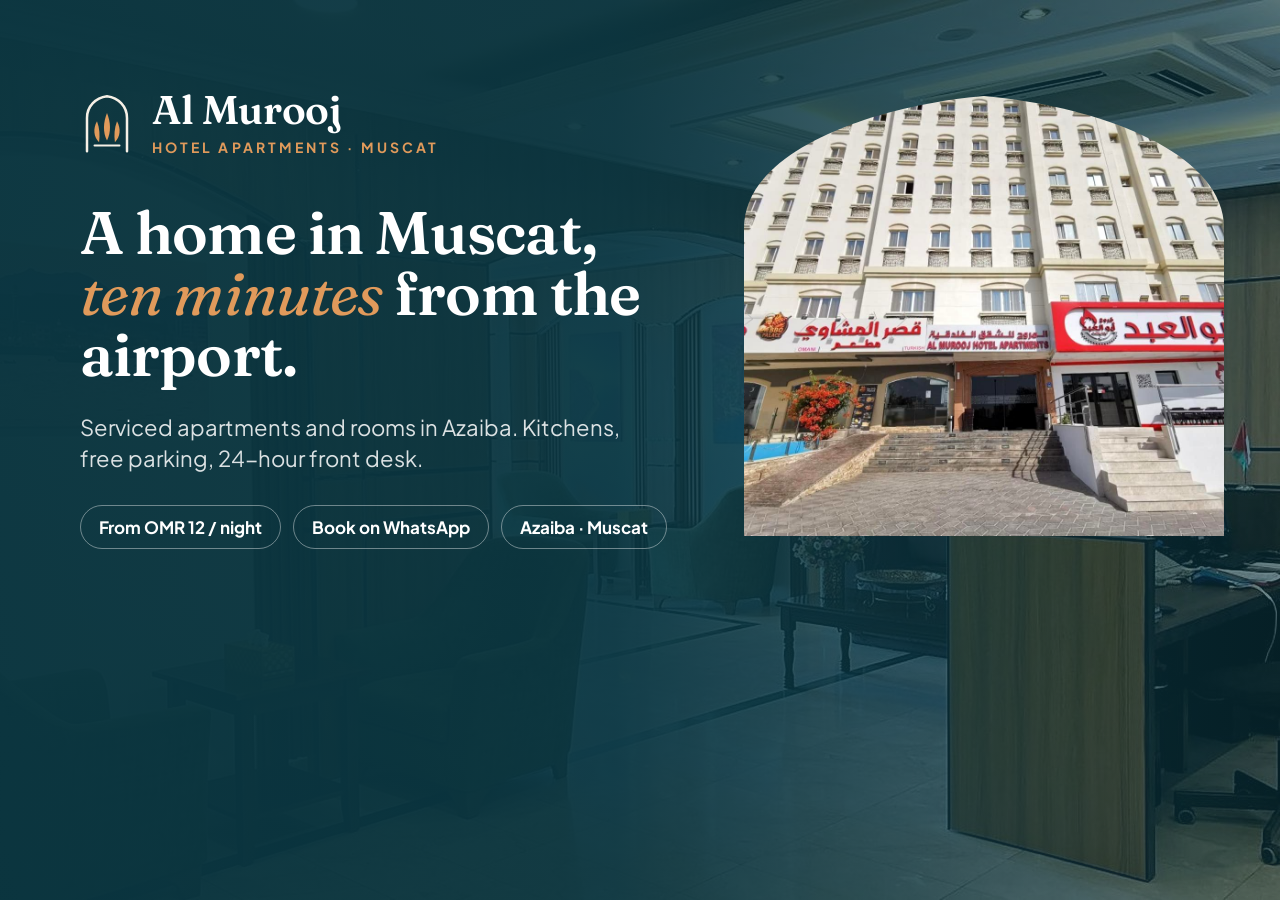
<file: og-preview.html>
<!DOCTYPE html><html lang="en"><head><meta charset="utf-8"><title>og</title>
<link rel="stylesheet" href="assets/css/fonts.css">
<style>
html,body{margin:0;width:1200px;height:630px;overflow:hidden;background:#0A3540;font-family:"Plus Jakarta Sans",sans-serif}
.bg{position:absolute;inset:0;background:url(assets/img/photos/lobby.jpg) center/cover;opacity:.55}
.grad{position:absolute;inset:0;background:linear-gradient(90deg,rgba(10,53,64,.96) 0%,rgba(10,53,64,.9) 48%,rgba(10,53,64,.25) 100%)}
.arch{position:absolute;right:56px;top:96px;width:480px;height:440px;clip-path:path("M0 440V132C0 53 134 9 240 0C346 9 480 53 480 132V440Z");background:url(assets/img/photos/exterior-street.jpg) center/cover}
.copy{position:absolute;left:80px;top:90px;width:600px;color:#fff}
.brand{display:flex;align-items:center;gap:18px;margin-bottom:46px}
.brand svg{width:54px;height:60px;color:#F6F0E6}
.brand b{font-family:Fraunces,serif;font-weight:600;font-size:40px;letter-spacing:-.01em;display:block;line-height:1}
.brand span{font-size:14px;letter-spacing:.22em;text-transform:uppercase;color:#E09A5B;font-weight:700;display:block;margin-top:8px}
h1{font-family:Fraunces,serif;font-weight:600;font-size:60px;line-height:1.02;letter-spacing:-.015em;margin:0 0 26px}
h1 em{font-style:italic;font-weight:400;color:#E09A5B}
p{font-size:22px;line-height:1.45;color:rgba(255,255,255,.85);margin:0 0 30px;max-width:560px}
.chips{display:flex;gap:12px;flex-wrap:wrap}
.chips span{border:1.5px solid rgba(255,255,255,.4);border-radius:999px;padding:10px 18px;font-size:17px;font-weight:700}
</style></head><body>
<div class="bg"></div><div class="grad"></div>
<div class="arch"></div>
<div class="copy">
<div class="brand"><svg viewBox="0 0 64 72"><path d="M8 70V30C8 16 18 6 32 4C46 6 56 16 56 30V70" fill="none" stroke="currentColor" stroke-width="3" stroke-linecap="round"/><path fill="#E09A5B" d="M32 57c-5.2-10-4.4-22 0-33 4.4 11 5.2 23 0 33zM22.5 59c-6.5-6-7.5-16-2.5-25 3.2 8.5 3.6 16.5 2.5 25zM41.5 59c6.5-6 7.5-16 2.5-25-3.2 8.5-3.6 16.5-2.5 25z"/><path d="M17 63h30" fill="none" stroke="currentColor" stroke-width="2.4" stroke-linecap="round"/></svg><div><b>Al Murooj</b><span>Hotel Apartments · Muscat</span></div></div>
<h1>A home in Muscat, <em>ten minutes</em> from the airport.</h1>
<p>Serviced apartments and rooms in Azaiba. Kitchens, free parking, 24-hour front desk.</p>
<div class="chips"><span>From OMR 12 / night</span><span>Book on WhatsApp</span><span>Azaiba · Muscat</span></div>
</div>
</body></html>
</file>
<file: assets/css/fonts.css>
/* Al Murooj Hotel Apartments: self-hosted fonts (SIL Open Font License), no third-party requests */
/* latin */
@font-face{font-family:'Plus Jakarta Sans';font-style:normal;font-weight:400;font-display:swap;src:url('../fonts/plus-jakarta-sans-latin-400-normal.woff2') format('woff2');unicode-range:U+0000-00FF,U+0131,U+0152-0153,U+02BB-02BC,U+02C6,U+02DA,U+02DC,U+0304,U+0308,U+0329,U+2000-206F,U+20AC,U+2122,U+2191,U+2193,U+2212,U+2215,U+FEFF,U+FFFD;}
@font-face{font-family:'Plus Jakarta Sans';font-style:normal;font-weight:500;font-display:swap;src:url('../fonts/plus-jakarta-sans-latin-500-normal.woff2') format('woff2');unicode-range:U+0000-00FF,U+0131,U+0152-0153,U+02BB-02BC,U+02C6,U+02DA,U+02DC,U+0304,U+0308,U+0329,U+2000-206F,U+20AC,U+2122,U+2191,U+2193,U+2212,U+2215,U+FEFF,U+FFFD;}
@font-face{font-family:'Plus Jakarta Sans';font-style:normal;font-weight:600;font-display:swap;src:url('../fonts/plus-jakarta-sans-latin-600-normal.woff2') format('woff2');unicode-range:U+0000-00FF,U+0131,U+0152-0153,U+02BB-02BC,U+02C6,U+02DA,U+02DC,U+0304,U+0308,U+0329,U+2000-206F,U+20AC,U+2122,U+2191,U+2193,U+2212,U+2215,U+FEFF,U+FFFD;}
@font-face{font-family:'Plus Jakarta Sans';font-style:normal;font-weight:700;font-display:swap;src:url('../fonts/plus-jakarta-sans-latin-700-normal.woff2') format('woff2');unicode-range:U+0000-00FF,U+0131,U+0152-0153,U+02BB-02BC,U+02C6,U+02DA,U+02DC,U+0304,U+0308,U+0329,U+2000-206F,U+20AC,U+2122,U+2191,U+2193,U+2212,U+2215,U+FEFF,U+FFFD;}
@font-face{font-family:'Fraunces';font-style:normal;font-weight:600;font-display:swap;src:url('../fonts/fraunces-latin-600-normal.woff2') format('woff2');unicode-range:U+0000-00FF,U+0131,U+0152-0153,U+02BB-02BC,U+02C6,U+02DA,U+02DC,U+0304,U+0308,U+0329,U+2000-206F,U+20AC,U+2122,U+2191,U+2193,U+2212,U+2215,U+FEFF,U+FFFD;}
@font-face{font-family:'Fraunces';font-style:normal;font-weight:700;font-display:swap;src:url('../fonts/fraunces-latin-700-normal.woff2') format('woff2');unicode-range:U+0000-00FF,U+0131,U+0152-0153,U+02BB-02BC,U+02C6,U+02DA,U+02DC,U+0304,U+0308,U+0329,U+2000-206F,U+20AC,U+2122,U+2191,U+2193,U+2212,U+2215,U+FEFF,U+FFFD;}
@font-face{font-family:'Fraunces';font-style:italic;font-weight:400;font-display:swap;src:url('../fonts/fraunces-latin-400-italic.woff2') format('woff2');unicode-range:U+0000-00FF,U+0131,U+0152-0153,U+02BB-02BC,U+02C6,U+02DA,U+02DC,U+0304,U+0308,U+0329,U+2000-206F,U+20AC,U+2122,U+2191,U+2193,U+2212,U+2215,U+FEFF,U+FFFD;}
@font-face{font-family:'Fraunces';font-style:italic;font-weight:600;font-display:swap;src:url('../fonts/fraunces-latin-600-italic.woff2') format('woff2');unicode-range:U+0000-00FF,U+0131,U+0152-0153,U+02BB-02BC,U+02C6,U+02DA,U+02DC,U+0304,U+0308,U+0329,U+2000-206F,U+20AC,U+2122,U+2191,U+2193,U+2212,U+2215,U+FEFF,U+FFFD;}
/* latin-ext */
@font-face{font-family:'Plus Jakarta Sans';font-style:normal;font-weight:400;font-display:swap;src:url('../fonts/plus-jakarta-sans-latin-ext-400-normal.woff2') format('woff2');unicode-range:U+0100-02BA,U+02BD-02C5,U+02C7-02CC,U+02CE-02D7,U+02DD-02FF,U+0304,U+0308,U+0329,U+1D00-1DBF,U+1E00-1E9F,U+1EF2-1EFF,U+2020,U+20A0-20AB,U+20AD-20C0,U+2113,U+2C60-2C7F,U+A720-A7FF;}
@font-face{font-family:'Plus Jakarta Sans';font-style:normal;font-weight:500;font-display:swap;src:url('../fonts/plus-jakarta-sans-latin-ext-500-normal.woff2') format('woff2');unicode-range:U+0100-02BA,U+02BD-02C5,U+02C7-02CC,U+02CE-02D7,U+02DD-02FF,U+0304,U+0308,U+0329,U+1D00-1DBF,U+1E00-1E9F,U+1EF2-1EFF,U+2020,U+20A0-20AB,U+20AD-20C0,U+2113,U+2C60-2C7F,U+A720-A7FF;}
@font-face{font-family:'Plus Jakarta Sans';font-style:normal;font-weight:600;font-display:swap;src:url('../fonts/plus-jakarta-sans-latin-ext-600-normal.woff2') format('woff2');unicode-range:U+0100-02BA,U+02BD-02C5,U+02C7-02CC,U+02CE-02D7,U+02DD-02FF,U+0304,U+0308,U+0329,U+1D00-1DBF,U+1E00-1E9F,U+1EF2-1EFF,U+2020,U+20A0-20AB,U+20AD-20C0,U+2113,U+2C60-2C7F,U+A720-A7FF;}
@font-face{font-family:'Plus Jakarta Sans';font-style:normal;font-weight:700;font-display:swap;src:url('../fonts/plus-jakarta-sans-latin-ext-700-normal.woff2') format('woff2');unicode-range:U+0100-02BA,U+02BD-02C5,U+02C7-02CC,U+02CE-02D7,U+02DD-02FF,U+0304,U+0308,U+0329,U+1D00-1DBF,U+1E00-1E9F,U+1EF2-1EFF,U+2020,U+20A0-20AB,U+20AD-20C0,U+2113,U+2C60-2C7F,U+A720-A7FF;}
@font-face{font-family:'Fraunces';font-style:normal;font-weight:600;font-display:swap;src:url('../fonts/fraunces-latin-ext-600-normal.woff2') format('woff2');unicode-range:U+0100-02BA,U+02BD-02C5,U+02C7-02CC,U+02CE-02D7,U+02DD-02FF,U+0304,U+0308,U+0329,U+1D00-1DBF,U+1E00-1E9F,U+1EF2-1EFF,U+2020,U+20A0-20AB,U+20AD-20C0,U+2113,U+2C60-2C7F,U+A720-A7FF;}
@font-face{font-family:'Fraunces';font-style:normal;font-weight:700;font-display:swap;src:url('../fonts/fraunces-latin-ext-700-normal.woff2') format('woff2');unicode-range:U+0100-02BA,U+02BD-02C5,U+02C7-02CC,U+02CE-02D7,U+02DD-02FF,U+0304,U+0308,U+0329,U+1D00-1DBF,U+1E00-1E9F,U+1EF2-1EFF,U+2020,U+20A0-20AB,U+20AD-20C0,U+2113,U+2C60-2C7F,U+A720-A7FF;}
@font-face{font-family:'Fraunces';font-style:italic;font-weight:400;font-display:swap;src:url('../fonts/fraunces-latin-ext-400-italic.woff2') format('woff2');unicode-range:U+0100-02BA,U+02BD-02C5,U+02C7-02CC,U+02CE-02D7,U+02DD-02FF,U+0304,U+0308,U+0329,U+1D00-1DBF,U+1E00-1E9F,U+1EF2-1EFF,U+2020,U+20A0-20AB,U+20AD-20C0,U+2113,U+2C60-2C7F,U+A720-A7FF;}
@font-face{font-family:'Fraunces';font-style:italic;font-weight:600;font-display:swap;src:url('../fonts/fraunces-latin-ext-600-italic.woff2') format('woff2');unicode-range:U+0100-02BA,U+02BD-02C5,U+02C7-02CC,U+02CE-02D7,U+02DD-02FF,U+0304,U+0308,U+0329,U+1D00-1DBF,U+1E00-1E9F,U+1EF2-1EFF,U+2020,U+20A0-20AB,U+20AD-20C0,U+2113,U+2C60-2C7F,U+A720-A7FF;}
/* Arabic */
@font-face{font-family:'Tajawal';font-style:normal;font-weight:400;font-display:swap;src:url('../fonts/tajawal-arabic-400-normal.woff2') format('woff2');unicode-range:U+0600-06FF,U+0750-077F,U+0870-088E,U+0890-0891,U+0897-08E1,U+08E3-08FF,U+200C-200E,U+2010-2011,U+204F,U+2E41,U+FB50-FDFF,U+FE70-FE74,U+FE76-FEFC;}
@font-face{font-family:'Tajawal';font-style:normal;font-weight:400;font-display:swap;src:url('../fonts/tajawal-latin-400-normal.woff2') format('woff2');unicode-range:U+0000-00FF,U+0131,U+0152-0153,U+02BB-02BC,U+02C6,U+02DA,U+02DC,U+0304,U+0308,U+0329,U+2000-206F,U+20AC,U+2122,U+2191,U+2193,U+2212,U+2215,U+FEFF,U+FFFD;}
@font-face{font-family:'Tajawal';font-style:normal;font-weight:500;font-display:swap;src:url('../fonts/tajawal-arabic-500-normal.woff2') format('woff2');unicode-range:U+0600-06FF,U+0750-077F,U+0870-088E,U+0890-0891,U+0897-08E1,U+08E3-08FF,U+200C-200E,U+2010-2011,U+204F,U+2E41,U+FB50-FDFF,U+FE70-FE74,U+FE76-FEFC;}
@font-face{font-family:'Tajawal';font-style:normal;font-weight:500;font-display:swap;src:url('../fonts/tajawal-latin-500-normal.woff2') format('woff2');unicode-range:U+0000-00FF,U+0131,U+0152-0153,U+02BB-02BC,U+02C6,U+02DA,U+02DC,U+0304,U+0308,U+0329,U+2000-206F,U+20AC,U+2122,U+2191,U+2193,U+2212,U+2215,U+FEFF,U+FFFD;}
@font-face{font-family:'Tajawal';font-style:normal;font-weight:700;font-display:swap;src:url('../fonts/tajawal-arabic-700-normal.woff2') format('woff2');unicode-range:U+0600-06FF,U+0750-077F,U+0870-088E,U+0890-0891,U+0897-08E1,U+08E3-08FF,U+200C-200E,U+2010-2011,U+204F,U+2E41,U+FB50-FDFF,U+FE70-FE74,U+FE76-FEFC;}
@font-face{font-family:'Tajawal';font-style:normal;font-weight:700;font-display:swap;src:url('../fonts/tajawal-latin-700-normal.woff2') format('woff2');unicode-range:U+0000-00FF,U+0131,U+0152-0153,U+02BB-02BC,U+02C6,U+02DA,U+02DC,U+0304,U+0308,U+0329,U+2000-206F,U+20AC,U+2122,U+2191,U+2193,U+2212,U+2215,U+FEFF,U+FFFD;}
@font-face{font-family:'Tajawal';font-style:normal;font-weight:800;font-display:swap;src:url('../fonts/tajawal-arabic-800-normal.woff2') format('woff2');unicode-range:U+0600-06FF,U+0750-077F,U+0870-088E,U+0890-0891,U+0897-08E1,U+08E3-08FF,U+200C-200E,U+2010-2011,U+204F,U+2E41,U+FB50-FDFF,U+FE70-FE74,U+FE76-FEFC;}
@font-face{font-family:'Tajawal';font-style:normal;font-weight:800;font-display:swap;src:url('../fonts/tajawal-latin-800-normal.woff2') format('woff2');unicode-range:U+0000-00FF,U+0131,U+0152-0153,U+02BB-02BC,U+02C6,U+02DA,U+02DC,U+0304,U+0308,U+0329,U+2000-206F,U+20AC,U+2122,U+2191,U+2193,U+2212,U+2215,U+FEFF,U+FFFD;}
@font-face{font-family:'Noto Kufi Arabic';font-style:normal;font-weight:500;font-display:swap;src:url('../fonts/noto-kufi-arabic-arabic-500-normal.woff2') format('woff2');unicode-range:U+0600-06FF,U+0750-077F,U+0870-088E,U+0890-0891,U+0897-08E1,U+08E3-08FF,U+200C-200E,U+2010-2011,U+204F,U+2E41,U+FB50-FDFF,U+FE70-FE74,U+FE76-FEFC;}
@font-face{font-family:'Noto Kufi Arabic';font-style:normal;font-weight:600;font-display:swap;src:url('../fonts/noto-kufi-arabic-arabic-600-normal.woff2') format('woff2');unicode-range:U+0600-06FF,U+0750-077F,U+0870-088E,U+0890-0891,U+0897-08E1,U+08E3-08FF,U+200C-200E,U+2010-2011,U+204F,U+2E41,U+FB50-FDFF,U+FE70-FE74,U+FE76-FEFC;}
@font-face{font-family:'Noto Kufi Arabic';font-style:normal;font-weight:700;font-display:swap;src:url('../fonts/noto-kufi-arabic-arabic-700-normal.woff2') format('woff2');unicode-range:U+0600-06FF,U+0750-077F,U+0870-088E,U+0890-0891,U+0897-08E1,U+08E3-08FF,U+200C-200E,U+2010-2011,U+204F,U+2E41,U+FB50-FDFF,U+FE70-FE74,U+FE76-FEFC;}
</file>
<file: assets/css/style.css>
/* Al Murooj Hotel Apartments, Muscat — site styles */
:root{
  --teal:#0F4C5C;
  --teal-deep:#0A3540;
  --teal-soft:#2A7A86;
  --teal-mist:#E3EEF0;
  --sand:#F6F0E6;
  --sand-dark:#EDE4D5;
  --stone:#DCCFBA;
  --stone-dark:#C7B79D;
  --copper:#C4712F;
  --copper-soft:#E09A5B;
  --copper-text:#8F4F1D;
  --ink:#1B1F22;
  --charcoal:#2A3033;
  --muted:#5A6367;
  --white:#FFFFFF;
  --radius:24px;
  --radius-sm:14px;
  --shadow:0 24px 60px -24px rgba(10,53,64,.38);
  --display:"Fraunces", Georgia, "Times New Roman", serif;
  --sans:"Plus Jakarta Sans", system-ui, -apple-system, "Segoe UI", sans-serif;
  --container:1240px;
  --header-h:80px;
}
html[lang="ar"]{
  --display:"Noto Kufi Arabic", "Tajawal", sans-serif;
  --sans:"Tajawal", system-ui, sans-serif;
}
*{box-sizing:border-box}
html{scroll-behavior:smooth;-webkit-text-size-adjust:100%}
body{margin:0;overflow-x:clip;font-family:var(--sans);color:var(--ink);background:var(--sand);font-size:17px;line-height:1.6;-webkit-font-smoothing:antialiased}
img{max-width:100%;display:block}
a{color:var(--teal)}
a:hover{color:var(--teal-deep)}
.container{max-width:var(--container);margin:0 auto;padding:0 24px}
.sr-only{position:absolute;width:1px;height:1px;overflow:hidden;clip:rect(0 0 0 0);white-space:nowrap}
.skip{position:absolute;inset-inline-start:12px;top:8px;background:var(--charcoal);color:#fff;padding:10px 16px;border-radius:10px;z-index:100;transform:translateY(-300%)}
.skip:focus{transform:none}
:focus-visible{outline:3px solid var(--copper);outline-offset:3px;border-radius:6px}
.defs{position:absolute;width:0;height:0;overflow:hidden}

/* type */
h1,h2,h3{font-family:var(--display);font-weight:600;line-height:1.04;letter-spacing:-.015em;margin:0;color:var(--charcoal)}
html[lang="ar"] h1,html[lang="ar"] h2,html[lang="ar"] h3{line-height:1.4;letter-spacing:0;font-weight:700}
h1{font-size:clamp(42px,5.8vw,78px)}
h2{font-size:clamp(34px,4vw,56px)}
h3{font-size:26px}
html[lang="ar"] h1{font-size:clamp(34px,4.6vw,60px)}
html[lang="ar"] h2{font-size:clamp(28px,3.2vw,42px)}
html[lang="ar"] h3{font-size:22px}
.eyebrow{display:inline-flex;align-items:center;gap:10px;font-size:13px;font-weight:700;letter-spacing:.16em;text-transform:uppercase;color:var(--copper-text);margin:0 0 14px}
html[lang="ar"] .eyebrow{letter-spacing:0;font-size:15px}
.eyebrow::before{content:"";width:26px;height:1.5px;background:currentColor}
.lead{font-size:clamp(18px,1.5vw,21px);color:var(--muted);max-width:580px}
em.accent{font-style:italic;color:var(--teal);font-weight:400}
html[lang="ar"] em.accent{font-style:normal;font-weight:700}
.section{padding:clamp(72px,9vw,120px) 0}
.section-head{max-width:720px;margin-bottom:clamp(36px,4vw,56px)}
.section-head p{color:var(--muted);font-size:18px;margin:16px 0 0}
.section-head.center{margin-inline:auto;text-align:center}
.section-head.center .eyebrow{justify-content:center}
.section-head.center .eyebrow::before{display:none}

/* buttons */
.btn{display:inline-flex;align-items:center;justify-content:center;gap:10px;min-height:52px;padding:0 26px;border-radius:999px;font-weight:700;font-size:16px;text-decoration:none;border:1.5px solid transparent;cursor:pointer;font-family:var(--sans);transition:transform .15s ease, background .15s ease, color .15s ease, border-color .15s ease;white-space:nowrap}
.btn:hover{transform:translateY(-1px)}
.btn svg{width:20px;height:20px;flex:none}
.btn-primary{background:var(--teal);color:#fff}
.btn-primary:hover{background:var(--teal-deep);color:#fff}
.btn-copper{background:var(--copper);color:#fff}
.btn-copper:hover{background:#A85F24;color:#fff}
.btn-ghost{border-color:var(--stone-dark);color:var(--charcoal);background:transparent}
.btn-ghost:hover{border-color:var(--teal);color:var(--teal)}
.btn-light{border-color:rgba(255,255,255,.55);color:#fff;background:transparent}
.btn-light:hover{background:rgba(255,255,255,.12);color:#fff}
.btn-sm{min-height:44px;padding:0 20px;font-size:15px}
.link{font-weight:700;text-decoration:none;color:var(--teal);display:inline-flex;align-items:center;gap:6px}
.link::after{content:"→";transition:transform .15s}
html[dir="rtl"] .link::after{content:"←"}
.link:hover::after{transform:translateX(3px)}
html[dir="rtl"] .link:hover::after{transform:translateX(-3px)}

/* header */
.header{position:sticky;top:0;z-index:50;background:rgba(246,240,230,.86);backdrop-filter:blur(14px);-webkit-backdrop-filter:blur(14px);border-bottom:1px solid transparent;transition:border-color .2s, box-shadow .2s}
.header.scrolled{border-color:var(--stone);box-shadow:0 8px 30px -22px rgba(10,53,64,.5)}
.header-in{display:flex;align-items:center;justify-content:space-between;gap:20px;min-height:var(--header-h)}
.brand{display:inline-flex;align-items:center;gap:12px;text-decoration:none;color:var(--teal)}
.brand svg{width:34px;height:38px;flex:none}
.brand-text{display:flex;flex-direction:column;line-height:1}
.brand-name{font-family:var(--display);font-weight:600;font-size:24px;letter-spacing:-.01em;color:var(--teal)}
.brand-sub{font-size:10.5px;font-weight:700;letter-spacing:.2em;text-transform:uppercase;color:var(--copper-text);margin-top:4px}
html[lang="ar"] .brand-sub{letter-spacing:0;font-size:12px}
.nav ul{display:flex;gap:4px;list-style:none;margin:0;padding:0}
.nav a{display:block;padding:10px 13px;border-radius:999px;font-weight:600;font-size:15px;color:var(--charcoal);text-decoration:none}
.nav a:hover{background:var(--sand-dark);color:var(--teal)}
.header-actions{display:flex;align-items:center;gap:10px}
.lang{font-weight:700;font-size:15px;text-decoration:none;padding:10px 12px;border-radius:999px;color:var(--charcoal)}
.lang:hover{background:var(--sand-dark)}
.langs{position:relative}
.langs summary{list-style:none;display:inline-flex;align-items:center;gap:8px;padding:10px 12px;border-radius:999px;font-weight:700;font-size:15px;cursor:pointer;color:var(--charcoal)}
.langs summary::-webkit-details-marker{display:none}
.langs summary:hover{background:var(--sand-dark)}
.langs summary svg{width:18px;height:18px}
.langs ul{position:absolute;inset-inline-end:0;top:calc(100% + 8px);margin:0;padding:8px;list-style:none;background:#fff;border-radius:14px;box-shadow:var(--shadow);min-width:160px;border:1px solid var(--stone)}
.langs li a{display:block;padding:9px 12px;border-radius:9px;text-decoration:none;color:var(--charcoal);font-weight:600}
.langs li a:hover{background:var(--sand)}
.langs li a[aria-current]{color:var(--teal);background:var(--teal-mist)}
.menu-btn{display:none;width:46px;height:46px;border-radius:12px;border:1.5px solid var(--stone-dark);background:transparent;cursor:pointer;flex-direction:column;align-items:center;justify-content:center;gap:5px}
.menu-btn span{display:block;width:20px;height:2px;background:var(--charcoal);border-radius:2px}

/* hero */
.hero{position:relative;overflow:hidden;padding:clamp(40px,6vw,88px) 0 clamp(120px,12vw,160px);background:var(--sand) url("../img/pattern.svg")}
.hero::before{content:"";position:absolute;inset:auto -10% -30% auto;width:70%;height:90%;background:radial-gradient(closest-side, rgba(224,154,91,.22), transparent 70%);pointer-events:none}
.hero::after{content:"";position:absolute;inset:0;background:linear-gradient(180deg, rgba(246,240,230,0) 55%, var(--sand) 100%);pointer-events:none}
.hero-grid{position:relative;z-index:1;display:grid;grid-template-columns:1.05fr .95fr;gap:clamp(32px,5vw,72px);align-items:center}
.hero-copy h1{margin:0 0 22px}
.hero-actions{display:flex;gap:12px;flex-wrap:wrap;margin:30px 0 34px}
.trust{list-style:none;margin:0;padding:0;display:flex;flex-wrap:wrap;gap:10px 22px;font-size:14.5px;color:var(--muted);font-weight:600}
.trust li{display:inline-flex;align-items:center;gap:8px}
.trust svg{width:18px;height:18px;color:var(--copper)}
.hero-art{position:relative;padding-bottom:12%}
.arch{clip-path:url(#arch)}
.hero-arch{margin:0;position:relative;width:100%;aspect-ratio:4/3.15;background:var(--stone)}
.hero-arch img,.hero-arch-sm img{width:100%;height:100%;object-fit:cover}
.hero-arch-sm{margin:0;position:absolute;inset-inline-start:-4%;bottom:0;width:32%;aspect-ratio:3/4;box-shadow:0 30px 60px -20px rgba(10,53,64,.45);border:6px solid var(--sand);background:var(--stone)}
.hero-badge{position:absolute;inset-inline-start:5%;top:7%;background:#fff;border-radius:18px;padding:14px 18px;box-shadow:var(--shadow);display:flex;flex-direction:column;line-height:1.1;border:1px solid var(--stone)}
.badge-k{font-size:12px;font-weight:700;letter-spacing:.12em;text-transform:uppercase;color:var(--muted)}
html[lang="ar"] .badge-k{letter-spacing:0;font-size:13px}
.badge-v{font-family:var(--display);font-size:30px;color:var(--teal);font-weight:600;margin:4px 0}
.hero-scroll{position:absolute;inset-inline-end:0;bottom:-6%;display:none}

/* booking card */
.book{position:relative;z-index:2;margin-top:clamp(-96px,-9vw,-72px);padding-bottom:12px}
.booking{background:#fff;border-radius:var(--radius);box-shadow:var(--shadow);padding:22px;display:grid;grid-template-columns:1.3fr 1fr 1fr .9fr auto;gap:14px;align-items:end;border:1px solid var(--stone)}
.field{display:flex;flex-direction:column;gap:6px}
.field label{font-size:12.5px;font-weight:700;letter-spacing:.08em;text-transform:uppercase;color:var(--muted)}
html[lang="ar"] .field label{letter-spacing:0;font-size:14px}
.field select,.field input{font:inherit;font-size:16px;font-weight:600;color:var(--ink);background:var(--sand);border:1.5px solid var(--sand-dark);border-radius:12px;padding:0 14px;min-height:52px;width:100%}
.field select:focus,.field input:focus{border-color:var(--teal);outline:none;background:#fff}
.booking .btn{min-height:52px}
.estimate{grid-column:1/-1;margin:0;font-size:15px;color:var(--teal);font-weight:700;min-height:0}
.estimate:empty{display:none}
.book-note{grid-column:1/-1;margin:0;font-size:14px;color:var(--muted)}
.form-msg{grid-column:1/-1;margin:0;color:var(--copper-text);font-weight:700;font-size:14px}

/* included strip */
.included{background:var(--teal);color:#fff;padding:36px 0}
.included ul{list-style:none;margin:0;padding:0;display:grid;grid-template-columns:repeat(6,1fr);gap:18px}
.included li{display:flex;align-items:center;gap:12px;font-weight:600;font-size:15px;line-height:1.3}
.included svg{width:30px;height:30px;flex:none;color:var(--copper-soft)}

/* story */
.story-grid{display:grid;grid-template-columns:1fr 1fr;gap:clamp(36px,6vw,88px);align-items:center}
.story-copy p{font-size:17.5px;color:var(--charcoal)}
.story-copy p + p{margin-top:16px}
.story-media{position:relative;padding-bottom:18%}
.story-main{margin:0;border-radius:var(--radius);overflow:hidden;box-shadow:var(--shadow);aspect-ratio:16/10;background:var(--stone)}
.story-main img,.story-small img{width:100%;height:100%;object-fit:cover}
.story-small{margin:0;position:absolute;inset-inline-start:-6%;bottom:0;width:34%;aspect-ratio:3/4;border:6px solid var(--sand);box-shadow:0 30px 60px -20px rgba(10,53,64,.45);background:var(--stone)}
.stamp{position:absolute;inset-inline-end:-4%;top:-8%;width:126px;height:126px;border-radius:50%;background:var(--copper);color:#fff;display:flex;flex-direction:column;align-items:center;justify-content:center;text-align:center;line-height:1.1;box-shadow:0 20px 40px -18px rgba(143,79,29,.7);transform:rotate(-8deg)}
.stamp strong{font-family:var(--display);font-size:34px;font-weight:600}
.stamp span{font-size:11px;font-weight:700;letter-spacing:.14em;text-transform:uppercase}
html[lang="ar"] .stamp span{letter-spacing:0;font-size:13px}
.meaning{margin-top:28px;padding:20px 24px;border-inline-start:3px solid var(--copper);background:#fff;border-radius:0 16px 16px 0}
html[dir="rtl"] .meaning{border-radius:16px 0 0 16px}
.meaning .ar{font-family:"Noto Kufi Arabic","Tajawal",sans-serif;font-size:22px;color:var(--teal);display:block;margin-bottom:4px}
.meaning p{margin:0;color:var(--muted);font-size:15.5px}

/* glance numbers */
.glance{background:var(--sand-dark);padding:44px 0}
.glance ul{list-style:none;margin:0;padding:0;display:grid;grid-template-columns:repeat(5,1fr);gap:20px;text-align:center}
.glance strong{display:block;font-family:var(--display);font-size:clamp(34px,3.6vw,48px);font-weight:600;color:var(--teal);line-height:1}
.glance span{display:block;margin-top:8px;font-size:14px;font-weight:600;color:var(--muted)}

/* rooms */
.rooms-grid{display:grid;grid-template-columns:1fr 1fr;gap:28px}
.room{background:#fff;border-radius:var(--radius);overflow:hidden;box-shadow:0 18px 50px -30px rgba(10,53,64,.35);border:1px solid var(--stone);display:flex;flex-direction:column}
.room-photos{position:relative;display:block;width:100%;padding:0;border:0;background:var(--stone);cursor:zoom-in;aspect-ratio:16/10;overflow:hidden}
.room-photos img{width:100%;height:100%;object-fit:cover;transition:transform .5s ease}
.room-photos:hover img{transform:scale(1.04)}
.room-count{position:absolute;inset-inline-end:14px;bottom:14px;background:rgba(27,31,34,.72);color:#fff;font-size:13px;font-weight:700;padding:6px 12px;border-radius:999px;display:inline-flex;align-items:center;gap:6px;font-family:var(--sans)}
.room-count svg{width:14px;height:14px}
.room-body{padding:24px 26px 26px;display:flex;flex-direction:column;gap:14px;flex:1}
.room-head{display:flex;justify-content:space-between;align-items:flex-start;gap:16px}
.price{text-align:end;white-space:nowrap;color:var(--muted);font-size:13px;font-weight:600}
.price strong{display:block;font-family:var(--display);font-size:26px;color:var(--teal);font-weight:600;line-height:1}
.price span{display:block}
.room-body p{margin:0;color:var(--charcoal);font-size:15.5px}
.chips{list-style:none;margin:0;padding:0;display:flex;flex-wrap:wrap;gap:8px}
.chips li{background:var(--sand);border:1px solid var(--sand-dark);border-radius:999px;padding:6px 12px;font-size:13.5px;font-weight:600;color:var(--charcoal)}
.room-actions{display:flex;gap:16px;align-items:center;justify-content:space-between;margin-top:auto;padding-top:6px;flex-wrap:wrap}
.rooms-note{margin:26px 0 0;font-size:14.5px;color:var(--muted);max-width:760px}

/* gallery */
.gallery{padding:0 0 clamp(72px,9vw,120px)}
.gallery-head{display:flex;justify-content:space-between;align-items:flex-end;gap:24px;flex-wrap:wrap;margin-bottom:28px}
.tabs{display:flex;gap:8px;flex-wrap:wrap}
.tab{border:1.5px solid var(--stone);background:transparent;border-radius:999px;padding:9px 16px;font:inherit;font-size:14px;font-weight:700;color:var(--charcoal);cursor:pointer}
.tab:hover{border-color:var(--teal);color:var(--teal)}
.tab.is-active{background:var(--teal);border-color:var(--teal);color:#fff}
.gallery-grid{columns:4 230px;column-gap:12px}
.gallery-grid figure{margin:0 0 12px;position:relative;overflow:hidden;border-radius:16px;background:var(--stone);break-inside:avoid}
.gallery-grid figure[hidden]{display:none}
.gallery-grid img{width:100%;height:auto;transition:transform .5s ease}
.gallery-grid figure:hover img{transform:scale(1.05)}
.g-open{position:absolute;inset:0;width:100%;height:100%;border:0;background:linear-gradient(180deg, rgba(10,53,64,0) 50%, rgba(10,53,64,.6));opacity:0;transition:opacity .25s;cursor:zoom-in;color:#fff;display:flex;align-items:flex-end;padding:14px;font:inherit;font-size:14px;font-weight:700;text-align:start}
.gallery-grid figure:hover .g-open,.g-open:focus-visible{opacity:1}
.gallery-grid figcaption{position:absolute;inset:0;pointer-events:none;opacity:0}

/* long stays */
.stay{background:var(--teal-deep);color:#fff;position:relative;overflow:hidden}
.stay::before{content:"";position:absolute;inset:0;background:url("../img/pattern.svg");opacity:.5;mix-blend-mode:screen;pointer-events:none}
.stay .container{position:relative}
.stay-grid{display:grid;grid-template-columns:1fr 1fr;gap:clamp(36px,6vw,80px);align-items:center}
.stay h2,.stay h3{color:#fff}
.stay .eyebrow{color:var(--copper-soft)}
.stay p{color:rgba(255,255,255,.82)}
.stay-media{margin:0;border-radius:var(--radius);overflow:hidden;aspect-ratio:4/3;background:var(--teal);box-shadow:0 40px 80px -40px rgba(0,0,0,.6)}
.stay-media img{width:100%;height:100%;object-fit:cover}
.ticks{list-style:none;margin:24px 0 30px;padding:0;display:grid;gap:12px}
.ticks li{display:flex;gap:12px;align-items:flex-start;font-size:16px;color:rgba(255,255,255,.92)}
.ticks svg{width:22px;height:22px;flex:none;color:var(--copper-soft);margin-top:2px}
.stay .btn-copper{box-shadow:0 14px 30px -14px rgba(224,154,91,.7)}

/* services */
.services-grid{display:grid;grid-template-columns:repeat(3,1fr);gap:20px}
.service{background:#fff;border:1px solid var(--stone);border-radius:20px;padding:26px}
.service svg{width:36px;height:36px;color:var(--copper);margin-bottom:16px}
.service h3{font-size:21px;margin-bottom:8px}
.service p{margin:0;color:var(--muted);font-size:15.5px}

/* dining */
.dining{background:var(--sand-dark)}
.dining-grid{display:grid;grid-template-columns:.9fr 1.1fr;gap:clamp(36px,6vw,80px);align-items:center}
.dining-media{margin:0;aspect-ratio:3/4;max-width:420px;justify-self:center;background:var(--stone);box-shadow:var(--shadow)}
.dining-media img{width:100%;height:100%;object-fit:cover}
.facts{list-style:none;margin:24px 0 0;padding:0;display:grid;gap:14px}
.facts li{display:grid;grid-template-columns:auto 1fr;gap:14px;align-items:start;background:#fff;border-radius:16px;padding:16px 18px;border:1px solid var(--stone)}
.facts svg{width:26px;height:26px;color:var(--copper);margin-top:2px}
.facts strong{display:block;font-size:16px}
.facts span{color:var(--muted);font-size:15px}

/* location */
.location-grid{display:grid;grid-template-columns:1.15fr .85fr;gap:clamp(32px,5vw,64px);align-items:start}
.map-card{background:#fff;border-radius:var(--radius);border:1px solid var(--stone);overflow:hidden;box-shadow:var(--shadow)}
.map{display:block;width:100%;height:auto;font-family:var(--sans)}
.map .lbl{font-size:13px;font-weight:700;fill:var(--charcoal)}
.map .sub{font-size:11.5px;font-weight:600;fill:var(--muted)}
.map .road{stroke:#fff;stroke-width:9;fill:none;stroke-linecap:round}
.map .road-edge{stroke:var(--stone);stroke-width:11;fill:none;stroke-linecap:round}
.map .road-lbl{font-size:10.5px;font-weight:700;fill:#9A8E78;letter-spacing:.08em;text-transform:uppercase}
html[lang="ar"] .map .road-lbl{letter-spacing:0}
.map .poi{fill:var(--teal)}
.map .pin{fill:var(--copper)}
.map .sea{fill:url(#sea)}
.map .land{fill:#F1EADC}
.map .beach{fill:#EBDDBD}
.map .green{fill:#CFDFC4}
.map-note{display:flex;justify-content:space-between;align-items:center;gap:12px;padding:14px 20px;border-top:1px solid var(--stone);font-size:14px;color:var(--muted);flex-wrap:wrap}
.distances{list-style:none;margin:0;padding:0;display:grid;gap:10px}
.distances li{display:flex;justify-content:space-between;gap:16px;padding:12px 0;border-bottom:1px solid var(--stone);font-size:15.5px}
.distances li span:last-child{color:var(--teal);font-weight:700;white-space:nowrap}
.getting{margin-top:30px}
.getting h3{font-size:22px;margin-bottom:12px}
.getting ol{margin:0;padding-inline-start:20px;display:grid;gap:10px;color:var(--charcoal);font-size:15.5px}
.getting li::marker{color:var(--copper);font-weight:700}
.address{margin-top:26px;padding:18px 20px;background:#fff;border-radius:16px;border:1px solid var(--stone);font-size:15.5px}
.address strong{display:block;margin-bottom:4px}
.address a{text-decoration:none;font-weight:700}

/* explore */
.explore{padding-top:0}
.explore-banner{position:relative;min-height:380px;display:flex;align-items:flex-end;color:#fff;overflow:hidden;background:var(--teal-deep)}
.explore-banner img{position:absolute;inset:0;width:100%;height:100%;object-fit:cover;opacity:.75}
.explore-banner::after{content:"";position:absolute;inset:0;background:linear-gradient(180deg, rgba(10,53,64,.1), rgba(10,53,64,.85))}
.explore-banner .container{position:relative;z-index:1;padding-bottom:48px;padding-top:120px}
.explore-banner .eyebrow{color:var(--copper-soft)}
.explore-banner h2{color:#fff}
.explore-banner p{color:rgba(255,255,255,.85);max-width:620px;font-size:18px}
.places{display:grid;grid-template-columns:repeat(4,1fr);gap:20px;margin-top:-48px;position:relative;z-index:2}
.place{background:#fff;border-radius:20px;overflow:hidden;border:1px solid var(--stone);box-shadow:0 18px 50px -30px rgba(10,53,64,.35);display:flex;flex-direction:column}
.place-card{aspect-ratio:3/2;overflow:hidden;background:var(--stone)}
.place-card img{width:100%;height:100%;object-fit:cover;transition:transform .5s}
.place:hover .place-card img{transform:scale(1.04)}
.place-body{padding:18px 20px 20px}
.place h3{font-size:20px;margin-bottom:4px}
.place .dist{font-size:13px;font-weight:700;color:var(--copper-text);letter-spacing:.06em;text-transform:uppercase}
html[lang="ar"] .place .dist{letter-spacing:0}
.place p{margin:8px 0 0;color:var(--muted);font-size:14.5px}
.trips{margin-top:clamp(56px,7vw,88px)}
.trips-head{display:flex;justify-content:space-between;align-items:flex-end;gap:24px;flex-wrap:wrap;margin-bottom:26px}
.trips-head p{margin:8px 0 0;color:var(--muted)}
.trips-grid{display:grid;grid-template-columns:repeat(4,1fr);gap:16px}
.trip{position:relative;border-radius:18px;overflow:hidden;aspect-ratio:4/5;color:#fff;background:var(--teal);display:flex;align-items:flex-end}
.trip-card{position:absolute;inset:0}
.trip-card img{width:100%;height:100%;object-fit:cover;transition:transform .5s}
.trip:hover .trip-card img{transform:scale(1.05)}
.trip::after{content:"";position:absolute;inset:0;background:linear-gradient(180deg, rgba(10,53,64,0) 40%, rgba(10,53,64,.9))}
.trip-body{position:relative;z-index:1;padding:20px}
.trip h3{color:#fff;font-size:21px}
.trip span{display:block;font-size:13px;font-weight:700;color:var(--copper-soft);margin-top:4px}

/* reviews */
.reviews{background:var(--sand-dark)}
.reviews-grid{display:grid;grid-template-columns:.8fr 1.2fr;gap:clamp(32px,5vw,64px);align-items:start}
.score{background:var(--teal);color:#fff;border-radius:var(--radius);padding:32px;position:relative;overflow:hidden}
.score::after{content:"";position:absolute;inset:auto -30% -40% auto;width:70%;aspect-ratio:1;border-radius:50%;background:rgba(224,154,91,.25)}
.score strong{font-family:var(--display);font-size:72px;font-weight:600;line-height:1;display:block}
.score .of{font-size:18px;opacity:.8;margin-inline-start:4px;font-weight:600}
.score p{margin:8px 0 0;font-size:15px;color:rgba(255,255,255,.85)}
.score .bars{list-style:none;margin:22px 0 0;padding:0;display:grid;gap:10px;position:relative;z-index:1}
.score .bars li{display:grid;grid-template-columns:1fr auto;gap:6px 12px;font-size:14px;font-weight:600}
.score .bars i{grid-column:1/-1;display:block;height:6px;border-radius:999px;background:rgba(255,255,255,.18);position:relative;overflow:hidden}
.score .bars i::after{content:"";position:absolute;inset:0;width:var(--w);background:var(--copper-soft);border-radius:999px}
.score .w86{--w:86%}.score .w84{--w:84%}.score .w83{--w:83%}.score .w80{--w:80%}
.score .links{margin-top:22px;display:flex;gap:16px;flex-wrap:wrap;position:relative;z-index:1}
.score .links a{color:#fff;font-weight:700;font-size:14px}
.quotes{display:grid;grid-template-columns:1fr 1fr;gap:18px}
.quote{background:#fff;border:1px solid var(--stone);border-radius:20px;padding:24px;display:flex;flex-direction:column;gap:14px}
.quote blockquote{margin:0;font-family:var(--display);font-size:20px;line-height:1.35;color:var(--charcoal);font-weight:600}
html[lang="ar"] .quote blockquote{font-family:var(--sans);font-weight:700;font-size:18px}
.quote blockquote::before{content:"“";color:var(--copper);font-size:34px;line-height:0;margin-inline-end:4px;vertical-align:-10px}
html[lang="ar"] .quote blockquote::before{content:"«"}
.quote footer{font-size:14px;color:var(--muted);display:flex;justify-content:space-between;gap:12px;flex-wrap:wrap;margin-top:auto}
.quote footer strong{color:var(--ink)}
.quote .stars{color:var(--copper);letter-spacing:2px;font-size:13px}

/* good to know + faq */
.know-grid{display:grid;grid-template-columns:1fr 1fr;gap:clamp(32px,5vw,64px);align-items:start}
.know-list{list-style:none;margin:0;padding:0;display:grid;gap:12px}
.know-list li{display:grid;grid-template-columns:auto 1fr;gap:14px;background:#fff;border:1px solid var(--stone);border-radius:16px;padding:16px 18px;font-size:15.5px}
.know-list svg{width:24px;height:24px;color:var(--copper);margin-top:2px}
.know-list strong{display:block}
.know-list span{color:var(--muted)}
.faq details{background:#fff;border:1px solid var(--stone);border-radius:16px;padding:0 20px;margin-bottom:10px}
.faq summary{cursor:pointer;list-style:none;padding:18px 0;font-weight:700;font-size:16.5px;display:flex;justify-content:space-between;align-items:center;gap:16px}
.faq summary::-webkit-details-marker{display:none}
.faq summary::after{content:"+";font-family:var(--display);font-size:26px;color:var(--copper);line-height:1;flex:none;transition:transform .2s}
.faq details[open] summary::after{transform:rotate(45deg)}
.faq details p{margin:0 0 18px;color:var(--charcoal);font-size:15.5px}

/* cta */
.cta{position:relative;background:var(--teal);color:#fff;padding:clamp(64px,8vw,96px) 0;text-align:center;overflow:hidden}
.cta::before{content:"";position:absolute;inset:0;background:url("../img/pattern.svg");opacity:.6;mix-blend-mode:screen}
.cta .container{position:relative}
.cta h2{color:#fff;max-width:720px;margin:0 auto 16px}
.cta p{color:rgba(255,255,255,.85);font-size:18px;max-width:600px;margin:0 auto 32px}
.cta .btns{display:flex;gap:12px;justify-content:center;flex-wrap:wrap}

/* footer */
.footer{background:var(--teal-deep);color:rgba(255,255,255,.8);padding:64px 0 28px;font-size:15px}
.footer a{color:#fff}
.footer-grid{display:grid;grid-template-columns:1.4fr 1fr 1fr 1fr;gap:36px}
.footer .brand{color:#fff}
.footer .brand-name{color:#fff}
.footer .brand-sub{color:var(--copper-soft)}
.footer .footer-h{margin:0 0 14px;font-size:12.5px;font-weight:700;letter-spacing:.14em;text-transform:uppercase;color:var(--copper-soft)}
html[lang="ar"] .footer .footer-h{letter-spacing:0;font-size:14px}
.footer ul{list-style:none;margin:0;padding:0;display:grid;gap:9px}
.footer p{margin:14px 0 0;max-width:380px;color:rgba(255,255,255,.72)}
.footer .licence{font-size:13.5px;color:rgba(255,255,255,.6)}
.credits{margin-top:40px;border-top:1px solid rgba(255,255,255,.12);padding-top:18px;font-size:13.5px;color:rgba(255,255,255,.6)}
.credits summary{cursor:pointer;font-weight:700;color:rgba(255,255,255,.75)}
.credits ul{margin-top:12px;display:grid;grid-template-columns:1fr 1fr;gap:6px 24px}
.credits li{color:rgba(255,255,255,.6)}
.footer-bottom{margin-top:28px;display:flex;justify-content:space-between;gap:16px;flex-wrap:wrap;font-size:13.5px;color:rgba(255,255,255,.55)}

/* lightbox */
.lightbox{position:fixed;inset:0;z-index:200;background:rgba(10,20,24,.94);display:flex;align-items:center;justify-content:center;padding:24px}
.lightbox[hidden]{display:none}
.lb-img{max-width:min(1200px,100%);max-height:82vh;object-fit:contain;border-radius:10px;box-shadow:0 30px 80px rgba(0,0,0,.6)}
.lb-cap{position:absolute;bottom:24px;inset-inline-start:0;inset-inline-end:0;text-align:center;color:#fff;font-size:15px;padding:0 80px;margin:0}
.lb-count{position:absolute;top:24px;inset-inline-start:24px;color:rgba(255,255,255,.7);font-size:14px;font-weight:700}
.lightbox button{position:absolute;width:48px;height:48px;border-radius:50%;border:0;background:rgba(255,255,255,.12);color:#fff;cursor:pointer;display:grid;place-items:center}
.lightbox button:hover{background:rgba(255,255,255,.24)}
.lightbox button svg{width:22px;height:22px}
.lb-close{top:20px;inset-inline-end:20px}
.lb-prev{inset-inline-start:20px;top:50%;transform:translateY(-50%)}
.lb-next{inset-inline-end:20px;top:50%;transform:translateY(-50%)}
html[dir="rtl"] .lb-prev svg,html[dir="rtl"] .lb-next svg{transform:scaleX(-1)}
body.lb-open{overflow:hidden}

/* motion */
.reveal{opacity:0;transform:translateY(18px);transition:opacity .7s ease, transform .7s ease}
.reveal.in{opacity:1;transform:none}
@media (prefers-reduced-motion: reduce){
  html{scroll-behavior:auto}
  .reveal{opacity:1;transform:none;transition:none}
  .room-photos img,.gallery-grid img,.place-card img,.trip-card img{transition:none}
}

/* responsive */
@media (max-width:1100px){
  .nav a{padding:10px 10px;font-size:14.5px}
  .included ul{grid-template-columns:repeat(3,1fr)}
  .places{grid-template-columns:repeat(2,1fr)}
  .services-grid{grid-template-columns:repeat(2,1fr)}
  .footer-grid{grid-template-columns:1fr 1fr}
}
@media (max-width:960px){
  .booking{grid-template-columns:1fr 1fr}
  .booking .btn{grid-column:1/-1}
  .hero-grid,.story-grid,.stay-grid,.dining-grid,.location-grid,.reviews-grid,.know-grid{grid-template-columns:1fr}
  .hero-art{max-width:600px}
  .rooms-grid{grid-template-columns:1fr}
  .quotes{grid-template-columns:1fr}
  .glance ul{grid-template-columns:repeat(3,1fr)}
  .dining-media{justify-self:start}
}
@media (max-width:860px){
  :root{--header-h:66px}
  .nav{position:absolute;top:100%;inset-inline:0;background:var(--sand);border-bottom:1px solid var(--stone);box-shadow:0 20px 40px -20px rgba(10,53,64,.4);display:none;padding:12px 16px 18px}
  .nav.open{display:block}
  .nav ul{flex-direction:column;gap:2px}
  .nav a{padding:12px 14px;font-size:16px}
  .menu-btn{display:inline-flex}
  .header-actions .btn{display:none}
  .brand-sub{display:none}
  .brand-name{font-size:21px}
  .hero{padding-top:28px}
  .trust{gap:8px 16px;font-size:13.5px}
  .included ul{grid-template-columns:1fr 1fr}
  .gallery-grid{columns:2 150px;column-gap:10px}
  .gallery-grid figure{margin-bottom:10px}
  .trips-grid{grid-template-columns:1fr 1fr}
  .services-grid{grid-template-columns:1fr}
  .story-media{padding-bottom:12%}
  .stamp{width:104px;height:104px;top:-6%}
  .stamp strong{font-size:28px}
  .score strong{font-size:60px}
  .credits ul{grid-template-columns:1fr}
}
@media (max-width:560px){
  body{font-size:16px}
  .container{padding:0 16px}
  .hero-actions .btn{width:100%}
  .booking{grid-template-columns:1fr;padding:18px}
  .hero-badge{padding:10px 14px}
  .badge-v{font-size:24px}
  .glance ul{grid-template-columns:1fr 1fr;gap:16px}
  .included li{font-size:14px}
  .places{grid-template-columns:1fr}
  .footer-grid{grid-template-columns:1fr}
  .lb-cap{padding:0 16px;font-size:13.5px}
  .room-head{flex-direction:column}
  .price{display:flex;gap:7px;align-items:baseline;text-align:start}
  .price strong{display:inline}
  .price span{display:inline}
  .map .lbl{font-size:16px}
  .map .sub{font-size:14px}
  .map .road-lbl{font-size:12.5px}
}
</file>
